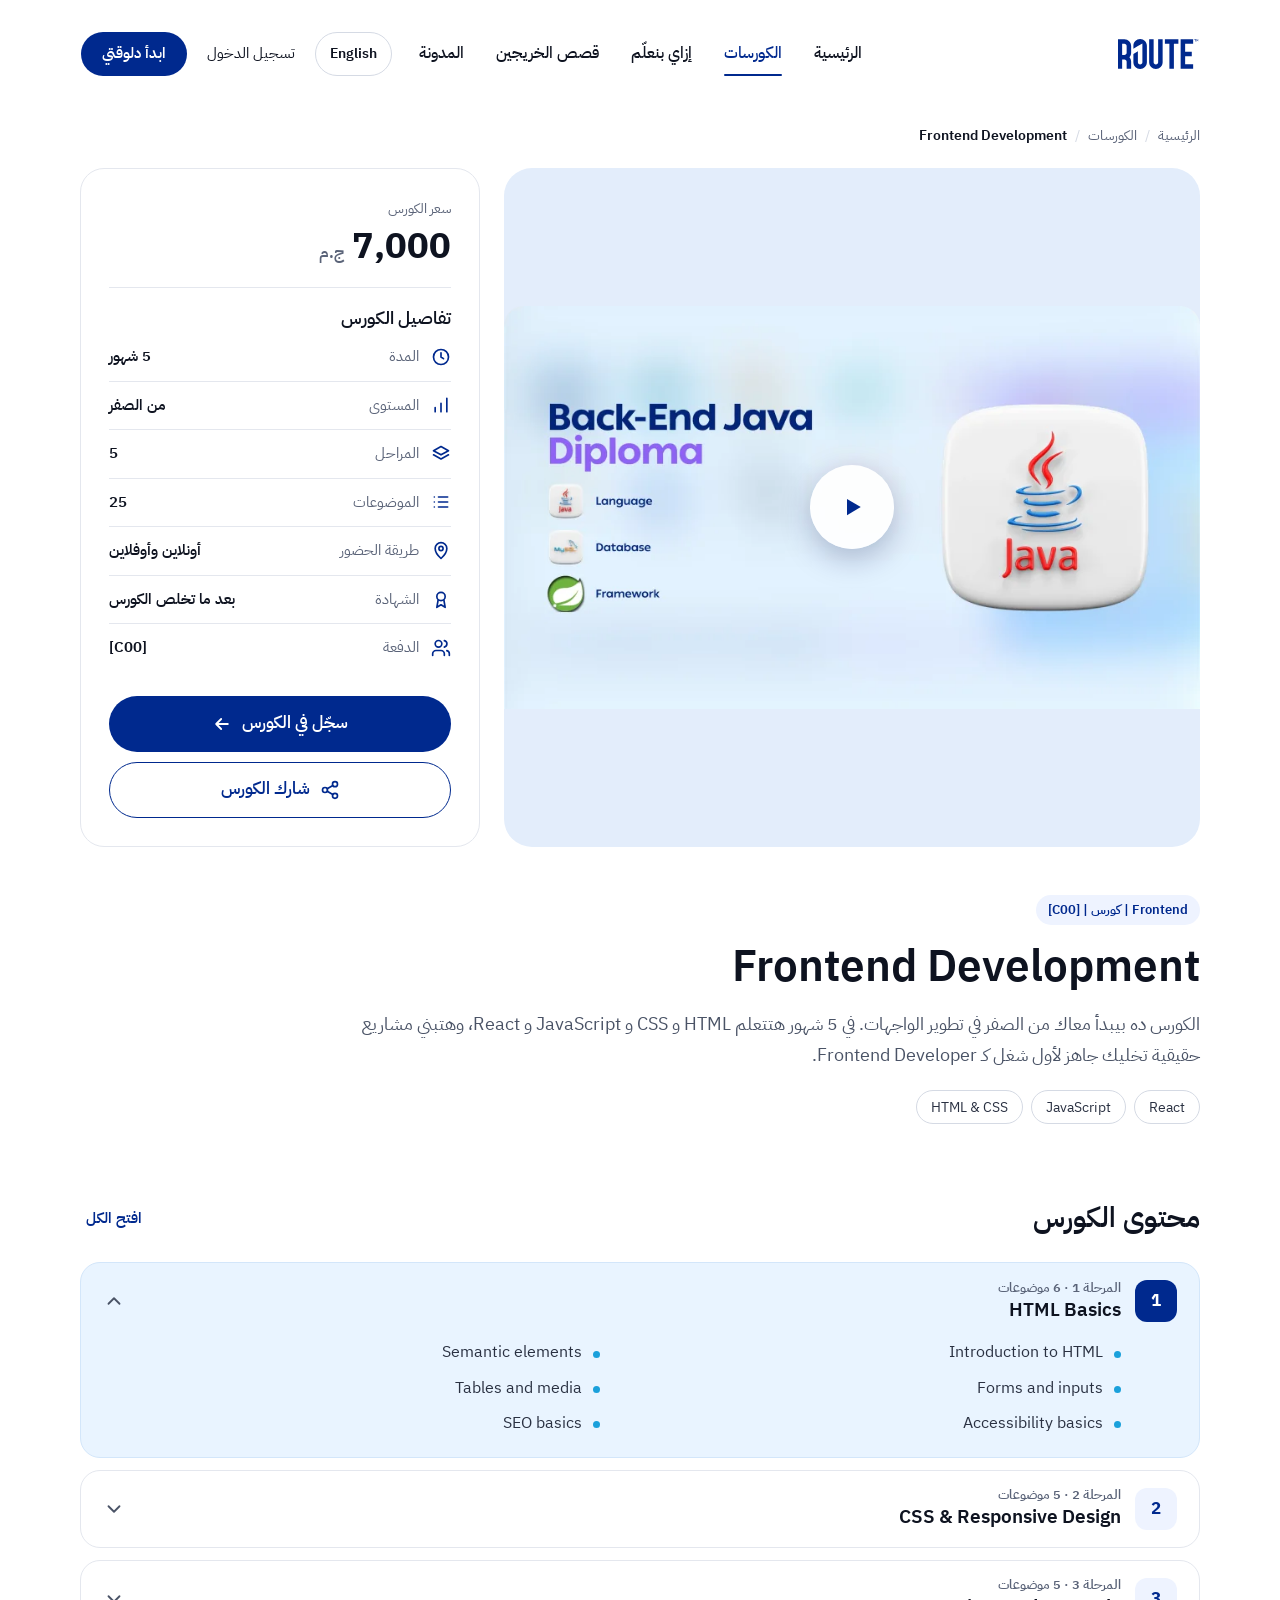
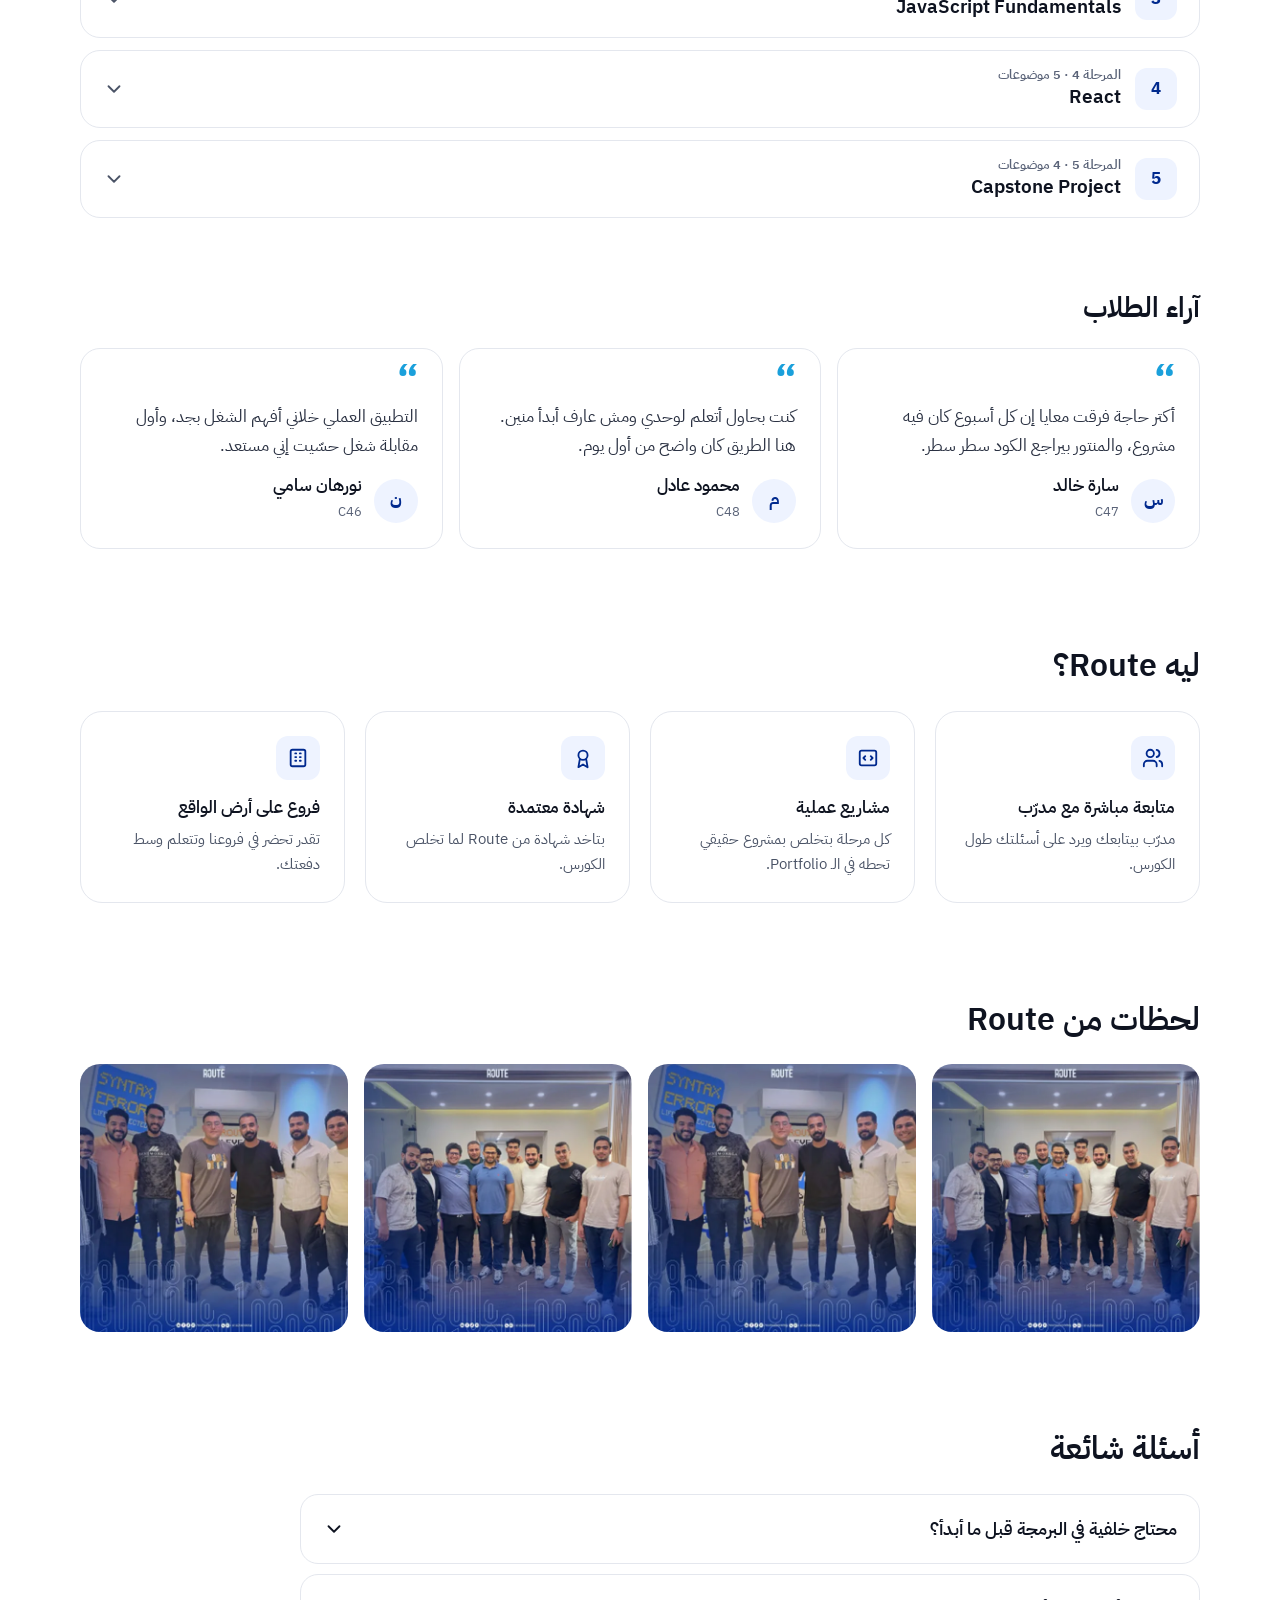
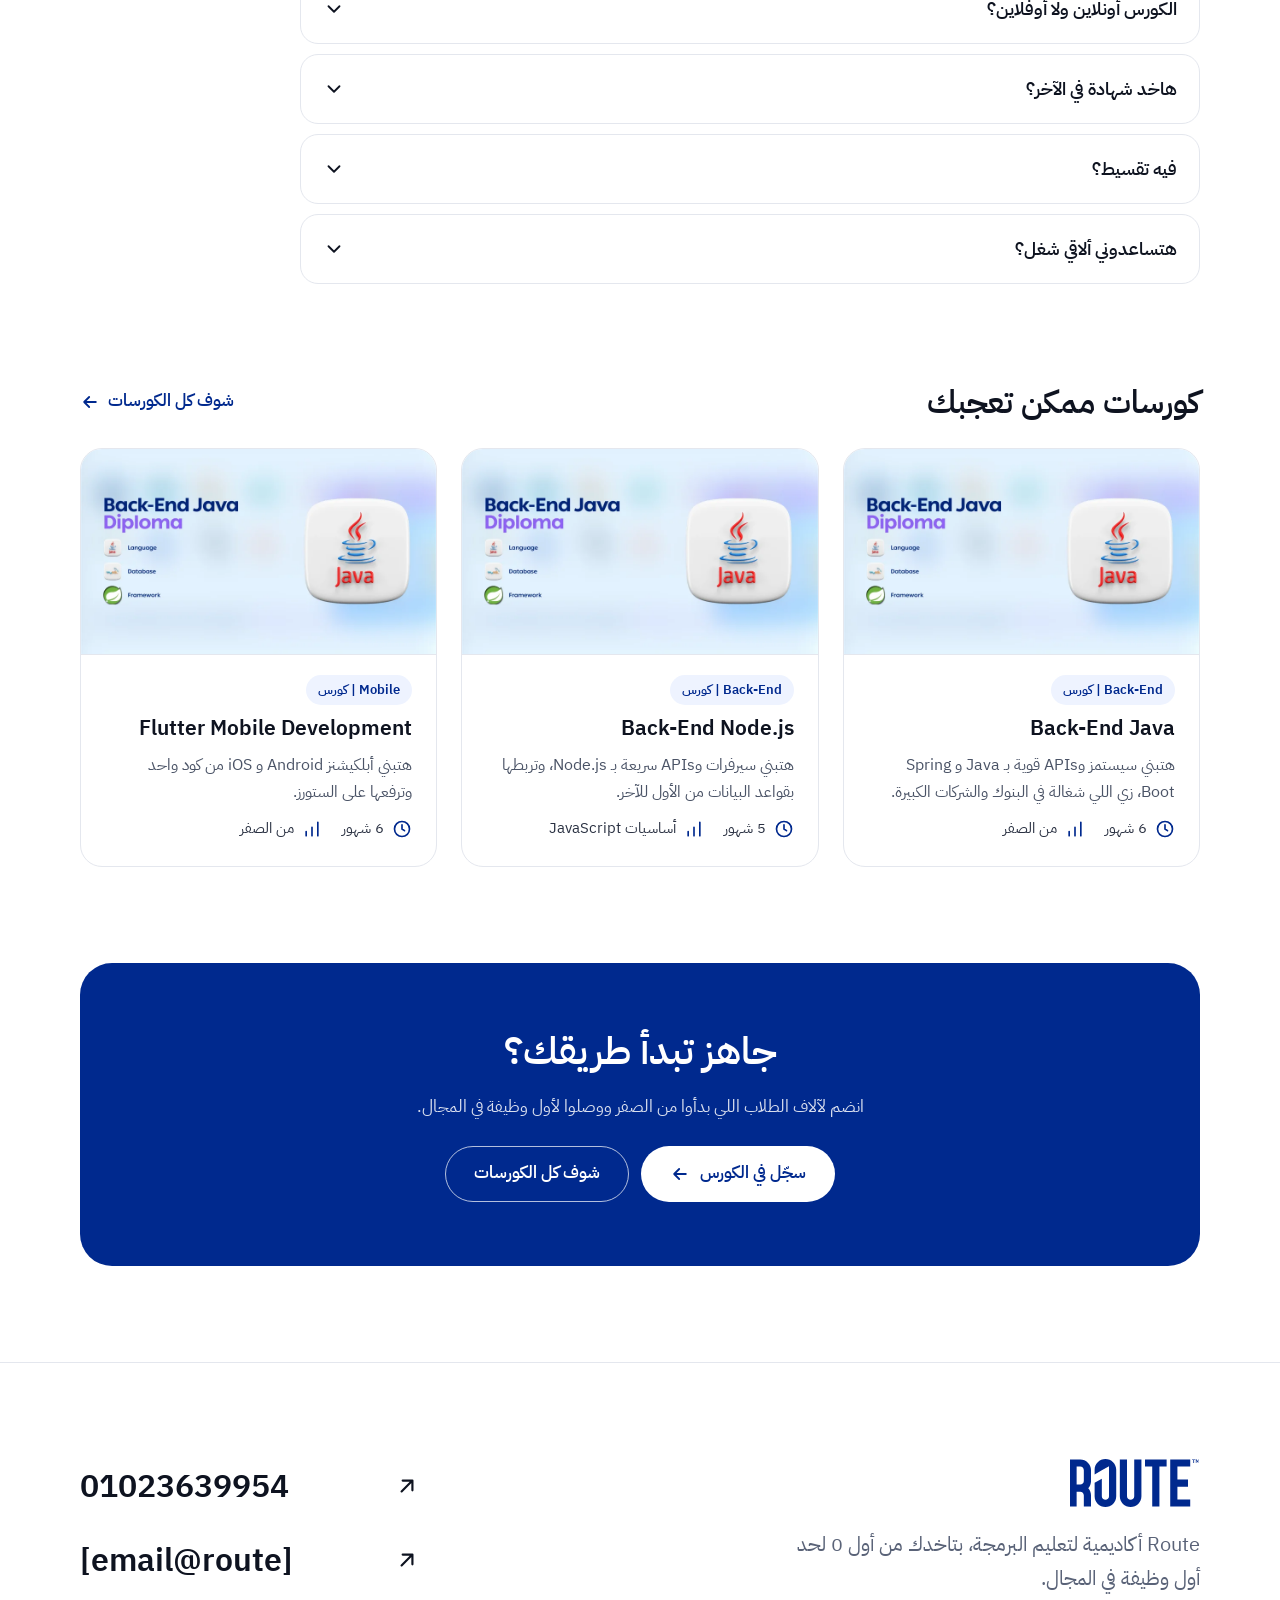
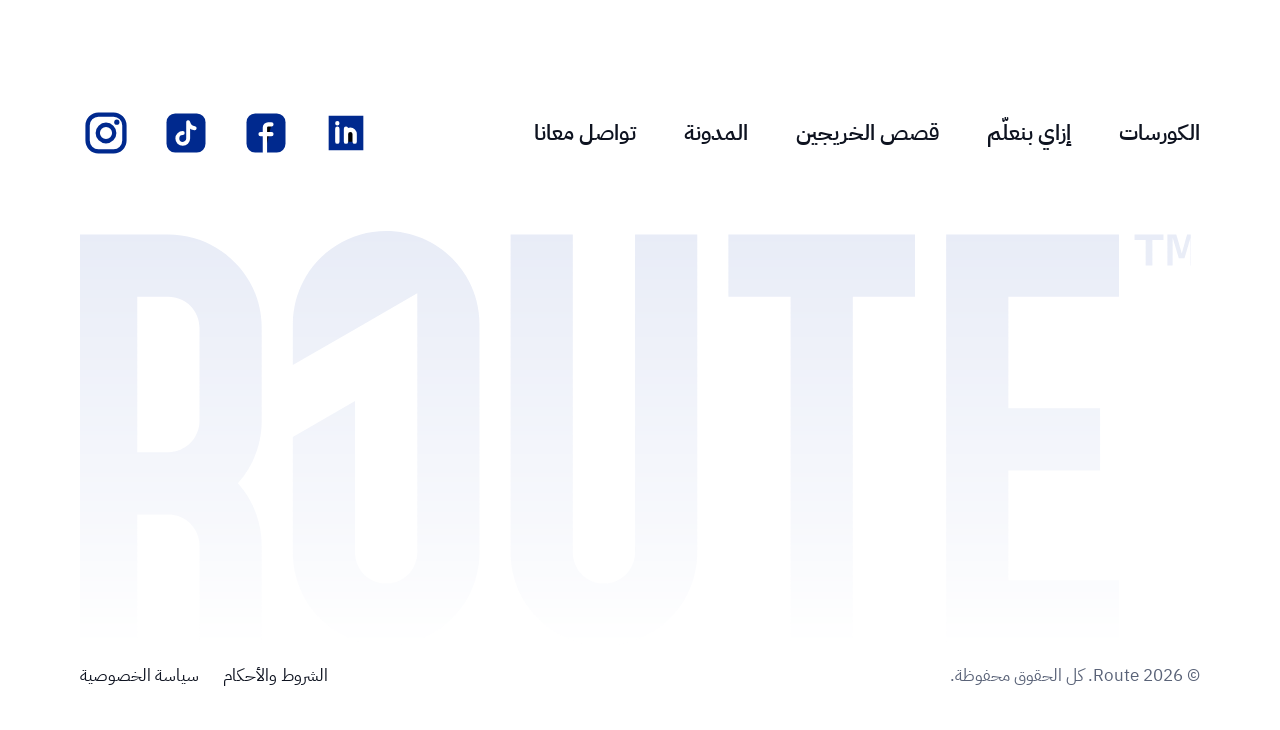
<file: course.html>
<!doctype html>
<html lang="ar" dir="rtl">
<head>
<meta charset="utf-8">
<meta name="viewport" content="width=device-width, initial-scale=1, viewport-fit=cover">
<title>تفاصيل الكورس — Route</title>
<meta name="description" content="Route — تفاصيل الكورس، المحتوى، المدة والمستوى.">
<link rel="preconnect" href="https://fonts.googleapis.com">
<link rel="preconnect" href="https://fonts.gstatic.com" crossorigin>
<link rel="stylesheet" href="https://fonts.googleapis.com/css2?family=IBM+Plex+Sans+Arabic:wght@300;400;500;600;700&family=Urbanist:wght@400;500;600;700;800&display=swap">
<style>
:root{color-scheme:light;--primary:#00298E;--primary-deep:#001F6B;--cyan:#1AA0DB;--cyan-ink:#0A6FA3;--cyan-soft:#E6F4FB;--ink:#0E1320;--body:#4A5366;--muted:#5A6378;--line:#E4E7EE;--line-2:#D5DAE4;--soft:#EEF3FF;--alt:#E9F4FF;--alt-line:#D3E6FA;--bg:#FFFFFF;
  --font:'IBM Plex Sans Arabic','Urbanist',Tahoma,'Segoe UI',sans-serif;--pad:80px;box-sizing:border-box;padding-top:env(safe-area-inset-top,0px);padding-bottom:env(safe-area-inset-bottom,0px)}
html[lang="en"]{--font:'Urbanist','IBM Plex Sans Arabic','Segoe UI',Helvetica,sans-serif}
*,*::before,*::after{box-sizing:border-box}
html{scroll-behavior:smooth;scroll-padding-top:110px}
body{margin:0;background:var(--bg);color:var(--ink);font-family:var(--font);font-size:17px;line-height:1.7;-webkit-font-smoothing:antialiased}
a{color:inherit} button{font:inherit;cursor:pointer} p{margin:0} h1,h2,h3{margin:0;font-weight:600;line-height:1.3}
:focus-visible{outline:3px solid var(--cyan);outline-offset:3px;border-radius:6px}
.wrap{max-width:1440px;margin-inline:auto;padding-inline:var(--pad)}
.arrow{width:20px;height:20px;flex-shrink:0} html[dir="rtl"] .arrow{transform:scaleX(-1)}
.btn{display:inline-flex;align-items:center;justify-content:center;gap:10px;height:56px;padding-inline:28px;border-radius:999px;font-size:17px;font-weight:600;text-decoration:none;white-space:nowrap;border:1px solid transparent;transition:background .15s,color .15s,border-color .15s}
.btn-primary{background:var(--primary);color:#fff}.btn-primary:hover{background:var(--primary-deep)}
.btn-outline{border-color:var(--primary);color:var(--primary);background:#fff}.btn-outline:hover{background:var(--soft)}
.btn-sm{height:44px;padding-inline:20px;font-size:15px}
.sr-only{position:absolute;width:1px;height:1px;padding:0;margin:-1px;overflow:hidden;clip:rect(0,0,0,0);white-space:nowrap;border:0}

/* header: full-width at top, shrinks into a floating pill on scroll */
.site-header{position:sticky;top:0;z-index:20;padding:12px var(--pad) 0;margin-bottom:-96px;pointer-events:none}
.nav-pill{pointer-events:auto;max-width:1280px;margin:0 auto;height:84px;display:grid;grid-template-columns:1fr auto 1fr;align-items:center;gap:24px;padding-inline:0;background:transparent;border:1px solid transparent;border-radius:999px;transition:max-width .45s cubic-bezier(.2,.7,.2,1),height .35s,padding .35s,background .35s,border-color .35s,margin .35s}
.site-header.scrolled .nav-pill{max-width:960px;height:68px;padding-inline:28px 8px;background:rgba(255,255,255,.9);backdrop-filter:blur(16px);-webkit-backdrop-filter:blur(14px);border-color:var(--line)}
.logo{justify-self:start;display:flex;align-items:center;color:var(--primary);text-decoration:none;min-height:44px}
.logo svg{display:block;height:30px;width:auto;transition:height .35s}
.site-header.scrolled .logo svg{height:24px}
.nav{display:flex;gap:32px;font-size:16px;font-weight:500}
.nav a{text-decoration:none;color:var(--ink);padding-block:10px;white-space:nowrap;position:relative;transition:color .2s}
.nav a:hover,.nav a.active{color:var(--primary)}
.nav a::after{content:"";position:absolute;inset-inline:0;bottom:2px;height:2px;border-radius:2px;background:var(--primary);transform:scaleX(0);transition:transform .25s}
.nav a.active::after{transform:scaleX(1)}
.site-header.scrolled .nav{gap:26px;font-size:15px}
.actions{justify-self:end;display:flex;align-items:center;gap:8px}
.site-header.scrolled .login{display:none}
.lang{height:44px;padding-inline:14px;border-radius:999px;border:1px solid var(--line-2);background:#fff;color:var(--ink);font-size:14px;font-weight:600}
.lang:hover{border-color:var(--primary);color:var(--primary)}
.login{text-decoration:none;font-size:15px;padding-inline:12px;height:44px;display:flex;align-items:center}
.site-header.scrolled .btn-sm{height:50px;padding-inline:24px}
.menu-btn{display:none;width:44px;height:44px;border-radius:50%;border:1px solid var(--line-2);background:#fff;color:var(--ink);align-items:center;justify-content:center}
.mobile-nav{pointer-events:auto;display:none;position:absolute;top:100%;left:var(--pad);right:var(--pad);max-width:1280px;margin:8px auto 0;padding:12px 20px;flex-direction:column;gap:2px;background:#fff;border:1px solid var(--line);border-radius:24px}
.mobile-nav a{min-height:48px;display:flex;align-items:center;text-decoration:none;font-size:17px}
.mobile-nav.open{display:flex}
.site-header.sub{margin-bottom:0}




.crumbs{display:flex;flex-wrap:wrap;gap:8px;align-items:center;font-size:14px;color:var(--muted);margin:28px 0 20px;padding:0;list-style:none}
.crumbs a{text-decoration:none;color:var(--muted)} .crumbs a:hover{color:var(--primary)}
.crumbs li+li::before{content:"/";margin-inline-end:8px;color:var(--line-2)}
.crumbs [aria-current]{color:var(--ink);font-weight:600}
.top{display:grid;grid-template-columns:minmax(0,1fr) 400px;gap:24px;align-items:stretch;margin-top:8px}
.banner{position:relative;display:block;width:100%;height:100%;min-height:360px;border:0;padding:0;border-radius:28px;overflow:hidden;background:#E3EDFB;cursor:pointer}
.banner img{position:absolute;inset:0;display:block;width:100%;height:100%;object-fit:contain}
.banner .play{position:absolute;top:50%;left:50%;transform:translate(-50%,-50%);width:84px;height:84px;border-radius:50%;background:rgba(255,255,255,.94);color:var(--primary);display:flex;align-items:center;justify-content:center;box-shadow:0 10px 30px rgba(0,20,80,.25);transition:transform .15s}
.banner:hover .play{transform:translate(-50%,-50%) scale(1.06)}
.main{min-width:0;display:flex;flex-direction:column;gap:72px;margin-top:48px}
.tag{display:inline-flex;align-items:center;height:30px;padding-inline:12px;border-radius:999px;background:var(--soft);color:var(--primary);font-size:13px;font-weight:600}
.intro{max-width:860px}
.intro h1{font-size:clamp(32px,3.4vw,48px);margin:14px 0 14px}
.intro p{color:var(--body);font-size:18px}
.stack{display:flex;gap:8px;flex-wrap:wrap;margin-top:20px;direction:ltr} html[dir="rtl"] .stack{justify-content:flex-end}
.stack span{height:34px;padding-inline:14px;border-radius:999px;border:1px solid var(--line-2);font-size:14px;display:flex;align-items:center;color:#2A3142}
.sec h2{font-size:28px;margin-bottom:22px}
.mods{display:flex;flex-direction:column;gap:12px}
.mod{border:1px solid var(--line);border-radius:20px;background:#fff;transition:border-color .2s,background .2s}
.mod.open{border-color:var(--alt-line);background:var(--alt)}
.mod h3{font-size:inherit}
.mod-btn{width:100%;min-height:76px;padding:16px 22px;background:none;border:0;display:flex;align-items:center;gap:14px;text-align:start;color:var(--ink);border-radius:20px}
.mod-n{width:42px;height:42px;border-radius:12px;background:var(--soft);color:var(--primary);display:flex;align-items:center;justify-content:center;font-weight:700;flex-shrink:0;transition:background .2s,color .2s}
.mod.open .mod-n{background:var(--primary);color:#fff}
.mod-t{flex:1;min-width:0}
.mod-t small{display:block;font-size:13px;color:var(--muted);line-height:1.3}
.mod-t b{display:block;font-size:19px;font-weight:600;line-height:1.4}
.mod .chev{flex-shrink:0;color:var(--body);transition:transform .25s}
.mod.open .chev{transform:rotate(180deg)}
.mod-p{display:grid;grid-template-rows:0fr;transition:grid-template-rows .3s ease}
.mod.open .mod-p{grid-template-rows:1fr}
.mod-p>div{overflow:hidden}
.mod ul{margin:0;padding:0 22px 20px;padding-inline-start:78px;list-style:none;display:grid;grid-template-columns:repeat(2,minmax(0,1fr));gap:8px 24px}
.mod li{position:relative;padding-inline-start:18px;color:#2A3142;font-size:16px}
.mod li::before{content:"";position:absolute;inset-inline-start:0;top:.7em;width:7px;height:7px;border-radius:50%;background:var(--cyan)}
.expand-all{display:inline-flex;align-items:center;gap:6px;min-height:44px;background:none;border:0;color:var(--primary);font-weight:600;font-size:15px}
.sec-head{display:flex;justify-content:space-between;align-items:center;gap:16px;margin-bottom:22px}
.sec-head h2{margin:0}
.revs{display:grid;grid-template-columns:repeat(3,minmax(0,1fr));gap:16px}
.rev{border:1px solid var(--line);border-radius:20px;padding:22px 24px;display:flex;flex-direction:column;gap:14px}
.rev-q{color:var(--cyan);font-size:40px;line-height:.5;height:18px;font-weight:700}
.rev p{color:#2A3142}
.rev-h{display:flex;gap:12px;align-items:center;margin-top:auto}
.av{width:44px;height:44px;border-radius:50%;background:var(--soft);color:var(--primary);display:flex;align-items:center;justify-content:center;font-weight:700}
.rev-h b{display:block;font-weight:600;line-height:1.3} .rev-h small{color:var(--muted);font-size:13px}
/* sidebar */
.aside{display:flex}
.aside .side{flex:1;display:flex;flex-direction:column}
.aside .side-actions{margin-top:auto}
.side{border:1px solid var(--line);border-radius:24px;padding:28px;background:#fff}
.side h2{font-size:18px;margin-bottom:4px}
.price{padding-bottom:20px;margin-bottom:18px;border-bottom:1px solid var(--line);display:flex;flex-direction:column;gap:6px}
.price>span{font-size:14px;color:var(--muted)}
.price-v{display:flex;align-items:baseline;gap:8px}
.price-v b{font-size:36px;font-weight:700;line-height:1.1;color:var(--ink)}
.price-v em{font-style:normal;font-size:16px;color:var(--muted);font-weight:600}
.rows{list-style:none;margin:0 0 24px;padding:0}
.rows li{display:flex;align-items:center;gap:12px;padding:11px 0;border-bottom:1px solid var(--line);font-size:15px}
.rows li:last-child{border-bottom:0}
.rows .ic{color:var(--primary);display:flex}
.rows span{color:var(--muted)}
.rows b{margin-inline-start:auto;font-weight:600;text-align:end}
.side .btn{width:100%}
.side-actions{display:flex;flex-direction:column;gap:10px}
.share-wrap{position:relative}
.share-pop{position:absolute;inset-inline:0;top:calc(100% + 8px);z-index:5;background:#fff;border:1px solid var(--line);border-radius:18px;padding:8px;display:none;flex-direction:column}
.share-pop.open{display:flex}
.share-pop a,.share-pop button{display:flex;align-items:center;gap:12px;min-height:46px;padding-inline:14px;border-radius:12px;text-decoration:none;color:var(--ink);font-size:15px;background:none;border:0;text-align:start;width:100%}
.share-pop a:hover,.share-pop button:hover{background:var(--soft)}
.share-pop svg{flex-shrink:0;color:var(--primary)}
.toast{position:fixed;bottom:24px;left:50%;translate:-50% 20px;opacity:0;z-index:40;background:var(--ink);color:#fff;padding:12px 20px;border-radius:999px;font-size:15px;transition:opacity .25s,translate .25s;pointer-events:none}
.toast.show{opacity:1;translate:-50% 0}
/* full width sections */
.full{margin-top:96px}
.full>h2{font-size:32px;margin-bottom:24px}
.infos{display:grid;grid-template-columns:repeat(3,minmax(0,1fr));gap:20px}
.info{background:var(--alt);border-radius:22px;padding:28px}
.info .ic{width:48px;height:48px;border-radius:14px;background:#fff;color:var(--primary);display:flex;align-items:center;justify-content:center;margin-bottom:16px}
.info h3{font-size:20px;margin-bottom:8px}
.info p{color:var(--body);font-size:16px}
.why{display:grid;grid-template-columns:repeat(4,minmax(0,1fr));gap:20px}
.why div{border:1px solid var(--line);border-radius:22px;padding:24px}
.why .wic{width:44px;height:44px;border-radius:12px;background:var(--soft);color:var(--primary);display:flex;align-items:center;justify-content:center;margin-bottom:14px}
.why b{display:block;font-size:17px;font-weight:600;margin-bottom:4px}
.why p{font-size:15px;color:var(--body)}
.moments{display:grid;grid-template-columns:repeat(4,minmax(0,1fr));gap:16px}
.moments img{display:block;width:100%;height:auto;aspect-ratio:1;object-fit:cover;border-radius:20px}
.faq{display:flex;flex-direction:column;gap:10px;max-width:900px}
.qa{border:1px solid var(--line);border-radius:18px}
.qa.open{border-color:var(--primary)}
.qa h3{font-size:inherit}
.qa button{width:100%;min-height:68px;padding:14px 22px;background:none;border:0;display:flex;align-items:center;justify-content:space-between;gap:14px;text-align:start;font-size:18px;font-weight:600;color:var(--ink)}
.chev{flex-shrink:0;transition:transform .25s} .qa.open .chev{transform:rotate(180deg)}
.qa-p{display:grid;grid-template-rows:0fr;transition:grid-template-rows .3s ease} .qa.open .qa-p{grid-template-rows:1fr}
.qa-p>div{overflow:hidden} .qa-p p{padding:0 22px 20px;color:var(--body)}
.rel-head{display:flex;justify-content:space-between;align-items:flex-end;gap:16px;margin-bottom:24px}
.rel-head h2{font-size:32px}
.rel-head a{display:inline-flex;align-items:center;gap:8px;font-weight:600;color:var(--primary);text-decoration:none;min-height:44px}
.grid{display:grid;grid-template-columns:repeat(3,minmax(0,1fr));gap:24px}
.ccard{position:relative;background:#fff;border:1px solid var(--line);border-radius:22px;overflow:hidden;display:flex;flex-direction:column;transition:border-color .2s,translate .2s}
.ccard:hover{border-color:var(--primary);translate:0 -3px}
.ccard img{display:block;width:100%;height:auto;aspect-ratio:832/482;object-fit:cover;border-bottom:1px solid var(--line)}
.cbody{padding:20px 24px 24px;display:flex;flex-direction:column;gap:10px;flex:1}
.cbody h3{font-size:21px} .cbody h3 a{text-decoration:none;color:inherit} .cbody h3 a::after{content:"";position:absolute;inset:0}
.cbody p{color:var(--body);font-size:16px}
.facts{list-style:none;margin:auto 0 0;padding:0;display:flex;gap:20px;flex-wrap:wrap;font-size:15px;color:#2A3142}
.facts li{display:flex;align-items:center;gap:8px} .facts svg{color:var(--primary)}
.cta{margin:96px 0;background:var(--primary);color:#fff;border-radius:32px;padding:64px 40px;text-align:center;display:flex;flex-direction:column;align-items:center;gap:16px;position:relative;overflow:hidden}
.cta h2{color:#fff;font-size:clamp(28px,3vw,44px)}
.cta p{color:rgba(255,255,255,.85);max-width:560px}
.cta .btns{display:flex;gap:12px;flex-wrap:wrap;justify-content:center;margin-top:8px}
.cta .btn-primary{background:#fff;color:var(--primary)}
.cta .btn-ghost{border:1px solid rgba(255,255,255,.7);color:#fff;background:transparent}
.mbar{display:none}
.vid-dialog{border:0;border-radius:20px;padding:0;width:min(860px,92vw);overflow:hidden}
.vid-dialog::backdrop{background:rgba(8,14,40,.72)}
.vid-head{display:flex;justify-content:space-between;align-items:center;gap:16px;padding:12px;padding-inline-start:24px}
.vid-head h3{font-size:18px}
.vid-close{width:44px;height:44px;border-radius:12px;border:1px solid var(--line-2);background:#fff;display:flex;align-items:center;justify-content:center}
.vid-frame{aspect-ratio:16/9;background:var(--primary);color:#fff;display:flex;align-items:center;justify-content:center;text-align:center;padding:24px}
.site-footer{background:#fff;border-top:1px solid var(--line)}
.site-footer{padding-block:96px 40px;overflow:hidden}
.ft-top{display:flex;justify-content:space-between;align-items:flex-start;gap:48px;flex-wrap:wrap}
.ft-brand{display:flex;flex-direction:column;gap:20px;max-width:420px}
.ft-brand .logo svg{height:48px}
.ft-brand p{font-size:20px;color:var(--muted);line-height:1.7}
.ft-contact{display:flex;flex-direction:column;gap:20px;min-width:340px}
.ft-contact a{display:flex;justify-content:space-between;align-items:center;gap:40px;text-decoration:none;color:var(--ink);font-size:32px;font-weight:600}
.ft-contact a:hover{color:var(--primary)}
.ft-contact .ext{flex-shrink:0;width:26px;height:26px;transition:transform .2s}
html[dir="rtl"] .ft-contact a{flex-direction:row}
.ft-contact a:hover .ext{transform:translate(2px,-2px)}
.ft-mid{display:flex;justify-content:space-between;align-items:center;gap:32px;flex-wrap:wrap;margin-top:112px}
.ft-links{display:flex;gap:48px;flex-wrap:wrap}
.ft-links a{text-decoration:none;color:var(--ink);font-size:22px;font-weight:600}
.ft-links a:hover{color:var(--primary)}
.ft-social{display:flex;gap:28px}
.ft-social svg{width:52px;height:52px}
.ft-social a{color:var(--primary);display:flex;border-radius:8px}
.ft-social a:hover{opacity:.8}
.ft-mark-wrap{margin-top:72px;direction:ltr;-webkit-mask-image:linear-gradient(to bottom,#000 0%,rgba(0,0,0,.35) 70%,transparent 100%);mask-image:linear-gradient(to bottom,#000 0%,rgba(0,0,0,.35) 70%,transparent 100%)}
.foot-mark{display:block;width:100%;height:auto;color:#E8ECF7}
.ft-bottom{display:flex;justify-content:space-between;gap:16px;flex-wrap:wrap;margin-top:16px;font-size:17px;color:var(--muted)}
.ft-bottom a{color:var(--ink);text-decoration:none}
.ft-bottom a:hover{color:var(--primary)}
.ft-legal{display:flex;gap:24px;flex-wrap:wrap}
html.rv-on .rv{opacity:0;translate:0 24px;transition:opacity .7s cubic-bezier(.2,.7,.2,1),translate .7s cubic-bezier(.2,.7,.2,1);transition-delay:var(--rvd,0s)}
html.rv-on .rv.in{opacity:1;translate:0 0}
@media (max-width:1180px){:root{--pad:40px}
  .nav{display:none}
  .nav-pill{grid-template-columns:1fr auto}
  .menu-btn{display:inline-flex}
  .login{display:none}

  .top{grid-template-columns:minmax(0,1fr) 340px}.revs{grid-template-columns:repeat(2,minmax(0,1fr))}.why{grid-template-columns:repeat(2,minmax(0,1fr))}.grid{grid-template-columns:repeat(2,minmax(0,1fr))}
  .ft-contact a{font-size:24px}
  .ft-social svg{width:44px;height:44px}
  .ft-mid{margin-top:72px}
}
@media (max-width:900px){
  .top{grid-template-columns:minmax(0,1fr)}
  .banner{min-height:0;height:auto}
  .banner img{position:static;height:auto;aspect-ratio:16/10}
  .infos,.revs{grid-template-columns:minmax(0,1fr)}
  .mod ul{grid-template-columns:minmax(0,1fr)}
  .moments{grid-template-columns:repeat(2,minmax(0,1fr))}
  body{padding-bottom:84px}
  .mbar{display:flex;gap:10px;position:fixed;inset-inline:0;bottom:0;z-index:30;padding:12px var(--pad);padding-bottom:calc(12px + env(safe-area-inset-bottom,0px));background:rgba(255,255,255,.94);backdrop-filter:blur(14px);-webkit-backdrop-filter:blur(14px);border-top:1px solid var(--line);translate:0 110%;transition:translate .3s ease}
  .mbar.show{translate:0 0}
  .mbar .btn{flex:1;height:52px} .mbar .btn-outline{flex:0 0 52px;padding:0}
}
@media (max-width:600px){:root{--pad:20px}body{font-size:16px}
  .logo svg{height:24px}
  .nav-pill{height:64px}
  .site-header{padding-top:8px}
  .site-header.scrolled .nav-pill{height:60px;padding-inline:18px 8px}
  .actions .btn-sm{display:none}

  .banner{border-radius:20px}.banner .play{width:64px;height:64px}
  .main{gap:48px;margin-top:48px}.full{margin-top:64px}.full>h2,.rel-head h2{font-size:24px}.sec h2{font-size:24px}
  .mod-btn{padding:14px 16px}.mod ul{padding-inline:16px}.mod-t b{font-size:17px}
  .why,.grid{grid-template-columns:minmax(0,1fr)}
  .side{padding:22px}.cta{padding:44px 22px;border-radius:24px}.cta .btn{width:100%}
  .ft-contact{min-width:0;width:100%}
  .ft-contact a{font-size:20px}
  .ft-links{gap:16px 24px}
  .ft-links a{font-size:17px}
  .ft-social{gap:18px}
  .ft-social svg{width:36px;height:36px}
  .ft-brand p{font-size:17px}
  .ft-mid{margin-top:48px}
  .site-footer{padding-block:56px 24px}
}
@media (prefers-reduced-motion:reduce){html{scroll-behavior:auto}*{transition:none!important}}
</style>
</head>
<body>
<header class="site-header sub">
  <div class="nav-pill">
    <a class="logo" href="index.html"><svg width="108" height="40" role="img" aria-label="Route" viewBox="0 0 108 40" fill="none" xmlns="http://www.w3.org/2000/svg">
<g clip-path="url(#routeClip1)">
<path d="M101.689 0.868868H102.761V3.33331H103.409V0.868868H104.48V0.333313H101.689V0.868868Z" fill="currentColor"/>
<path d="M106.758 0.333313C106.758 0.333313 106.265 2.08109 106.251 2.17961C106.237 2.08109 105.715 0.333313 105.715 0.333313H104.855V3.33331H105.363V0.657387L105.955 2.61628H106.504L107.082 0.657387V3.33331H107.59V0.333313H106.758Z" fill="currentColor"/>
<path d="M17.5215 9.33331C17.5215 4.36294 13.4919 0.333313 8.52148 0.333313H-0.478516V39.6666H5.52148V27.3333H8.52148C10.1782 27.3333 11.5215 28.6766 11.5215 30.3333V39.6666H17.5215V30.3333C17.5215 28.0281 16.6544 25.9255 15.2289 24.3333C16.6541 22.7411 17.5215 20.6385 17.5215 18.3333V9.33331ZM5.52148 21.3333V6.33331H8.52148C10.1782 6.33331 11.5215 7.67665 11.5215 9.33331V18.3333C11.5215 19.9904 10.1782 21.3333 8.52148 21.3333H5.52148Z" fill="currentColor"/>
<path d="M35.8856 2.63593C34.2567 1.00741 32.0067 0 29.5215 0C24.5507 0 20.5215 4.02926 20.5215 9V12.9278L26.5215 9.4637L32.5215 5.99963V30.9996C32.5215 32.6563 31.1782 33.9996 29.5215 33.9996C27.8648 33.9996 26.5215 32.6563 26.5215 30.9996V16.3915L20.5215 19.8556V30.9996C20.5215 35.9704 24.5507 39.9996 29.5215 39.9996C34.4922 39.9996 38.5215 35.9704 38.5215 30.9996V9C38.5215 6.51481 37.5141 4.26481 35.8856 2.63593Z" fill="currentColor"/>
<path d="M53.5215 0.333313V31C53.5215 32.6566 52.1782 34 50.5215 34C48.8648 34 47.5215 32.6566 47.5215 31V0.333313H41.5215V31C41.5215 35.9707 45.5507 40 50.5215 40C55.4922 40 59.5215 35.9707 59.5215 31V0.333313H53.5215Z" fill="currentColor"/>
<path d="M62.5215 0.333313V6.33331H68.5215V39.6666H74.5215V6.33331H80.5215V0.333313H62.5215Z" fill="currentColor"/>
<path d="M100.188 6.33331V0.333313H85.0126H83.5215V39.6666H89.5215H100.188V33.6666H89.5215V23.0885H98.367V17.0885H89.5215V6.33331H100.188Z" fill="currentColor"/>
</g>
<defs>
<clipPath id="routeClip1">
<rect width="107.111" height="40" fill="white"/>
</clipPath>
</defs>
</svg></a>
    <nav class="nav" aria-label="Main" id="mainNav">
      <a href="index.html" data-t="navHome"></a>
      <a href="courses.html" data-t="navTracks" class="active" aria-current="page"></a>
      <a href="index.html#how" data-t="navHow"></a>
      <a href="index.html#stories" data-t="navStories"></a>
      <a href="index.html#blog" data-t="navBlog"></a>
    </nav>
    <div class="actions">
      <button class="lang" id="langBtn" type="button" lang="en">English</button>
      <a class="login" href="#" data-t="login"></a>
      <a class="btn btn-primary btn-sm" href="courses.html" data-t="start"></a>
      <button class="menu-btn" id="menuBtn" type="button" aria-expanded="false" aria-controls="mobileNav" data-t-aria="menu">
        <svg width="20" height="20" viewBox="0 0 24 24" fill="none" stroke="currentColor" stroke-width="2" stroke-linecap="round" aria-hidden="true"><path d="M4 7h16M4 12h16M4 17h16"/></svg>
      </button>
    </div>
  </div>
  <nav class="mobile-nav" id="mobileNav" aria-label="Mobile">
    <a href="index.html" data-t="navHome"></a>
    <a href="courses.html" data-t="navTracks"></a>
    <a href="index.html#how" data-t="navHow"></a>
    <a href="index.html#stories" data-t="navStories"></a>
    <a href="index.html#blog" data-t="navBlog"></a>
    <a href="#" data-t="login"></a>
  </nav>
</header>
<main class="wrap">
  <ol class="crumbs" aria-label="Breadcrumb">
    <li><a href="index.html" data-t="crumbHome"></a></li>
    <li><a href="courses.html" data-t="crumbCourses"></a></li>
    <li><span aria-current="page" id="crumbCourse" lang="en"></span></li>
  </ol>
  <div class="top">
  <button type="button" class="banner rv" id="playBtn" data-t-aria="watch"><img src="[data-uri]" alt="" width="1600" height="686"><span class="play"><svg width="30" height="30" viewBox="0 0 24 24" fill="currentColor" aria-hidden="true"><path d="M8 5.5v13l11-6.5z"/></svg></span></button>
    <aside class="aside" aria-labelledby="detailsTitle">
      <div class="side rv">
        <div class="price"><span data-t="priceL"></span><div class="price-v"><b data-t="priceV" dir="ltr"></b><em data-t="currency"></em></div></div>
        <h2 id="detailsTitle" data-t="detailsTitle"></h2>
        <ul class="rows">
          <li><span class="ic"><svg width="20" height="20" viewBox="0 0 24 24" fill="none" stroke="currentColor" stroke-width="2" stroke-linecap="round" stroke-linejoin="round" aria-hidden="true"><circle cx="12" cy="12" r="9"/><path d="M12 7v5l3 2"/></svg></span><span data-t="duration"></span><b id="cDur"></b></li>
          <li><span class="ic"><svg width="20" height="20" viewBox="0 0 24 24" fill="none" stroke="currentColor" stroke-width="2" stroke-linecap="round" stroke-linejoin="round" aria-hidden="true"><path d="M5 20v-5M12 20V10M19 20V4"/></svg></span><span data-t="level"></span><b id="cLvl"></b></li>
          <li><span class="ic"><svg width="20" height="20" viewBox="0 0 24 24" fill="none" stroke="currentColor" stroke-width="2" stroke-linecap="round" stroke-linejoin="round" aria-hidden="true"><path d="M12 3l9 5-9 5-9-5 9-5z"/><path d="M3 13l9 5 9-5"/></svg></span><span data-t="modules"></span><b id="cMods"></b></li>
          <li><span class="ic"><svg width="20" height="20" viewBox="0 0 24 24" fill="none" stroke="currentColor" stroke-width="2" stroke-linecap="round" stroke-linejoin="round" aria-hidden="true"><path d="M9 6h11M9 12h11M9 18h11M4 6h.01M4 12h.01M4 18h.01"/></svg></span><span data-t="topicsN"></span><b id="cTopics"></b></li>
          <li><span class="ic"><svg width="20" height="20" viewBox="0 0 24 24" fill="none" stroke="currentColor" stroke-width="2" stroke-linecap="round" stroke-linejoin="round" aria-hidden="true"><path d="M12 21s7-6.2 7-12a7 7 0 0 0-14 0c0 5.8 7 12 7 12z"/><circle cx="12" cy="9" r="2.5"/></svg></span><span data-t="format"></span><b data-t="formatV"></b></li>
          <li><span class="ic"><svg width="20" height="20" viewBox="0 0 24 24" fill="none" stroke="currentColor" stroke-width="2" stroke-linecap="round" stroke-linejoin="round" aria-hidden="true"><circle cx="12" cy="9" r="5"/><path d="M8.5 13.5L7 22l5-3 5 3-1.5-8.5"/></svg></span><span data-t="certificate"></span><b data-t="certificateV"></b></li>
          <li><span class="ic"><svg width="20" height="20" viewBox="0 0 24 24" fill="none" stroke="currentColor" stroke-width="2" stroke-linecap="round" stroke-linejoin="round" aria-hidden="true"><path d="M16 21v-2a4 4 0 0 0-4-4H6a4 4 0 0 0-4 4v2"/><circle cx="9" cy="7" r="4"/><path d="M22 21v-2a4 4 0 0 0-3-3.9M16 3.1a4 4 0 0 1 0 7.8"/></svg></span><span data-t="cohortL"></span><b data-t="cohortV"></b></li>
        </ul>
        <div class="side-actions">
          <a class="btn btn-primary enroll" href="#"><span data-t="enroll"></span><svg class="arrow" viewBox="0 0 24 24" fill="none" stroke="currentColor" stroke-width="2.2" stroke-linecap="round" stroke-linejoin="round" aria-hidden="true"><path d="M5 12h14M13 6l6 6-6 6"/></svg></a>
          <div class="share-wrap">
            <button type="button" class="btn btn-outline share-btn" aria-haspopup="true" aria-expanded="false" style="width:100%"><svg width="20" height="20" viewBox="0 0 24 24" fill="none" stroke="currentColor" stroke-width="2" stroke-linecap="round" stroke-linejoin="round" aria-hidden="true"><circle cx="18" cy="5" r="3"/><circle cx="6" cy="12" r="3"/><circle cx="18" cy="19" r="3"/><path d="M8.6 13.5l6.8 4M15.4 6.5l-6.8 4"/></svg><span data-t="share"></span></button>
            <div class="share-pop" id="sharePop" role="menu"></div>
          </div>
        </div>
      </div>
    </aside>
  </div>
  <div class="main">
    <section class="intro rv" aria-labelledby="cTitle">
          <span class="tag" id="cTag"></span>
          <h1 id="cTitle" lang="en"></h1>
          <p id="cDesc"></p>
          <div class="stack" id="cStack"></div>
        </section>
      <section class="sec rv" aria-labelledby="contentTitle">
        <div class="sec-head"><h2 id="contentTitle" data-t="contentTitle"></h2><button type="button" class="expand-all" id="expandAll"></button></div>
        <div class="mods" id="modules"></div>
      </section>
      <section class="sec rv" aria-labelledby="revTitle">
        <h2 id="revTitle" data-t="reviewsTitle"></h2>
        <div class="revs" id="revs"></div>
      </section>
  </div>

  <section class="full rv" aria-labelledby="whyTitle"><h2 id="whyTitle" data-t="whyTitle"></h2><div class="why" id="why"></div></section>
  <section class="full rv" aria-labelledby="momTitle"><h2 id="momTitle" data-t="momentsTitle"></h2><div class="moments" id="moments"></div></section>
  <section class="full rv" aria-labelledby="faqTitle"><h2 id="faqTitle" data-t="faqTitle"></h2><div class="faq" id="faqs"></div></section>
  <section class="full rv" aria-labelledby="relTitle"><div class="rel-head"><h2 id="relTitle" data-t="relatedTitle"></h2><a href="courses.html"><span data-t="allCourses"></span><svg class="arrow" viewBox="0 0 24 24" fill="none" stroke="currentColor" stroke-width="2.2" stroke-linecap="round" stroke-linejoin="round" aria-hidden="true"><path d="M5 12h14M13 6l6 6-6 6"/></svg></a></div><div class="grid" id="related"></div></section>
  <section class="cta rv" aria-labelledby="ctaTitle"><h2 id="ctaTitle" data-t="ctaTitle"></h2><p data-t="ctaText"></p><div class="btns"><a class="btn btn-primary enroll" href="#"><span data-t="ctaBtn"></span><svg class="arrow" viewBox="0 0 24 24" fill="none" stroke="currentColor" stroke-width="2.2" stroke-linecap="round" stroke-linejoin="round" aria-hidden="true"><path d="M5 12h14M13 6l6 6-6 6"/></svg></a><a class="btn btn-ghost" href="courses.html" data-t="allCourses"></a></div></section>
</main>

<div class="mbar" aria-label="Enroll">
  <a class="btn btn-primary enroll" href="#"><span data-t="enroll"></span></a>
  <button type="button" class="btn btn-outline share-btn" data-t-aria="share"><svg width="20" height="20" viewBox="0 0 24 24" fill="none" stroke="currentColor" stroke-width="2" stroke-linecap="round" stroke-linejoin="round" aria-hidden="true"><circle cx="18" cy="5" r="3"/><circle cx="6" cy="12" r="3"/><circle cx="18" cy="19" r="3"/><path d="M8.6 13.5l6.8 4M15.4 6.5l-6.8 4"/></svg></button>
</div>
<dialog class="vid-dialog" id="vidDialog" aria-labelledby="vidTitle">
  <div class="vid-head"><h3 id="vidTitle" lang="en"></h3><button type="button" class="vid-close" id="vidClose" data-t-aria="close"><svg width="20" height="20" viewBox="0 0 24 24" fill="none" stroke="currentColor" stroke-width="2.2" stroke-linecap="round" aria-hidden="true"><path d="M6 6l12 12M18 6L6 18"/></svg></button></div>
  <div class="vid-frame" data-t="videoSoon"></div>
</dialog>
<div class="toast" id="toast" role="status" aria-live="polite"></div>
<footer class="site-footer">
  <div class="wrap">
    <div class="ft-top">
      <div class="ft-brand">
        <a class="logo" href="index.html"><svg width="108" height="40" role="img" aria-label="Route" viewBox="0 0 108 40" fill="none" xmlns="http://www.w3.org/2000/svg">
<g clip-path="url(#routeClip2)">
<path d="M101.689 0.868868H102.761V3.33331H103.409V0.868868H104.48V0.333313H101.689V0.868868Z" fill="currentColor"/>
<path d="M106.758 0.333313C106.758 0.333313 106.265 2.08109 106.251 2.17961C106.237 2.08109 105.715 0.333313 105.715 0.333313H104.855V3.33331H105.363V0.657387L105.955 2.61628H106.504L107.082 0.657387V3.33331H107.59V0.333313H106.758Z" fill="currentColor"/>
<path d="M17.5215 9.33331C17.5215 4.36294 13.4919 0.333313 8.52148 0.333313H-0.478516V39.6666H5.52148V27.3333H8.52148C10.1782 27.3333 11.5215 28.6766 11.5215 30.3333V39.6666H17.5215V30.3333C17.5215 28.0281 16.6544 25.9255 15.2289 24.3333C16.6541 22.7411 17.5215 20.6385 17.5215 18.3333V9.33331ZM5.52148 21.3333V6.33331H8.52148C10.1782 6.33331 11.5215 7.67665 11.5215 9.33331V18.3333C11.5215 19.9904 10.1782 21.3333 8.52148 21.3333H5.52148Z" fill="currentColor"/>
<path d="M35.8856 2.63593C34.2567 1.00741 32.0067 0 29.5215 0C24.5507 0 20.5215 4.02926 20.5215 9V12.9278L26.5215 9.4637L32.5215 5.99963V30.9996C32.5215 32.6563 31.1782 33.9996 29.5215 33.9996C27.8648 33.9996 26.5215 32.6563 26.5215 30.9996V16.3915L20.5215 19.8556V30.9996C20.5215 35.9704 24.5507 39.9996 29.5215 39.9996C34.4922 39.9996 38.5215 35.9704 38.5215 30.9996V9C38.5215 6.51481 37.5141 4.26481 35.8856 2.63593Z" fill="currentColor"/>
<path d="M53.5215 0.333313V31C53.5215 32.6566 52.1782 34 50.5215 34C48.8648 34 47.5215 32.6566 47.5215 31V0.333313H41.5215V31C41.5215 35.9707 45.5507 40 50.5215 40C55.4922 40 59.5215 35.9707 59.5215 31V0.333313H53.5215Z" fill="currentColor"/>
<path d="M62.5215 0.333313V6.33331H68.5215V39.6666H74.5215V6.33331H80.5215V0.333313H62.5215Z" fill="currentColor"/>
<path d="M100.188 6.33331V0.333313H85.0126H83.5215V39.6666H89.5215H100.188V33.6666H89.5215V23.0885H98.367V17.0885H89.5215V6.33331H100.188Z" fill="currentColor"/>
</g>
<defs>
<clipPath id="routeClip2">
<rect width="107.111" height="40" fill="white"/>
</clipPath>
</defs>
</svg></a>
        <p data-t="footAbout"></p>
      </div>
      <div class="ft-contact">
        <a href="tel:+201023639954" dir="ltr"><span>01023639954</span><svg class="ext" width="22" height="22" viewBox="0 0 24 24" fill="none" stroke="currentColor" stroke-width="2" stroke-linecap="round" stroke-linejoin="round" aria-hidden="true"><path d="M7 17L17 7M8 7h9v9"/></svg></a>
        <a href="mailto:" dir="ltr"><span>[email@route]</span><svg class="ext" width="22" height="22" viewBox="0 0 24 24" fill="none" stroke="currentColor" stroke-width="2" stroke-linecap="round" stroke-linejoin="round" aria-hidden="true"><path d="M7 17L17 7M8 7h9v9"/></svg></a>
      </div>
    </div>
    <div class="ft-mid">
      <nav class="ft-links" aria-label="Footer">
        <a href="index.html#tracks" data-t="navTracks"></a>
        <a href="index.html#how" data-t="navHow"></a>
        <a href="index.html#stories" data-t="navStories"></a>
        <a href="index.html#blog" data-t="navBlog"></a>
        <a href="index.html#contact" data-t="contactEyebrow"></a>
      </nav>
      <div class="ft-social"><a href="https://www.linkedin.com/company/routeailearning" rel="noopener" target="_blank" aria-label="LinkedIn"><svg width="36" height="36" viewBox="0 0 24 24" aria-hidden="true"><path d="M4 4h16v16H4z" stroke="none" fill="currentColor" rx="3"/><path d="M8 10v6M8 7.5v.01M12 16v-3.5a2 2 0 0 1 4 0V16M12 10v6" stroke="#fff" stroke-width="2" stroke-linecap="round"/></svg></a><a href="https://www.facebook.com/routeailearning" rel="noopener" target="_blank" aria-label="Facebook"><svg width="36" height="36" viewBox="0 0 24 24" aria-hidden="true"><rect x="3" y="3" width="18" height="18" rx="4" fill="currentColor"/><path d="M14.5 8H13a1.5 1.5 0 0 0-1.5 1.5V21M9.5 12.5h5" stroke="#fff" stroke-width="2" stroke-linecap="round"/></svg></a><a href="https://www.tiktok.com/@routeailearning" rel="noopener" target="_blank" aria-label="TikTok"><svg width="36" height="36" viewBox="0 0 24 24" aria-hidden="true"><rect x="3" y="3" width="18" height="18" rx="4" fill="currentColor"/><path d="M13 7v7.5a2.5 2.5 0 1 1-2.5-2.5M13 7c.4 1.6 1.6 2.6 3 2.8" stroke="#fff" stroke-width="1.8" stroke-linecap="round" fill="none"/></svg></a><a href="https://www.instagram.com/routeailearning" rel="noopener" target="_blank" aria-label="Instagram"><svg width="36" height="36" viewBox="0 0 24 24" aria-hidden="true"><rect x="3.5" y="3.5" width="17" height="17" rx="5" fill="none" stroke="currentColor" stroke-width="2"/><circle cx="12" cy="12" r="3.8" fill="none" stroke="currentColor" stroke-width="2"/><circle cx="17" cy="7" r="1.2" fill="currentColor"/></svg></a></div>
    </div>
    <div class="ft-mark-wrap"><svg class="foot-mark"  aria-hidden="true" focusable="false" viewBox="0 0 108 40" fill="none" xmlns="http://www.w3.org/2000/svg">
<g clip-path="url(#routeClip9)">
<path d="M101.689 0.868868H102.761V3.33331H103.409V0.868868H104.48V0.333313H101.689V0.868868Z" fill="currentColor"/>
<path d="M106.758 0.333313C106.758 0.333313 106.265 2.08109 106.251 2.17961C106.237 2.08109 105.715 0.333313 105.715 0.333313H104.855V3.33331H105.363V0.657387L105.955 2.61628H106.504L107.082 0.657387V3.33331H107.59V0.333313H106.758Z" fill="currentColor"/>
<path d="M17.5215 9.33331C17.5215 4.36294 13.4919 0.333313 8.52148 0.333313H-0.478516V39.6666H5.52148V27.3333H8.52148C10.1782 27.3333 11.5215 28.6766 11.5215 30.3333V39.6666H17.5215V30.3333C17.5215 28.0281 16.6544 25.9255 15.2289 24.3333C16.6541 22.7411 17.5215 20.6385 17.5215 18.3333V9.33331ZM5.52148 21.3333V6.33331H8.52148C10.1782 6.33331 11.5215 7.67665 11.5215 9.33331V18.3333C11.5215 19.9904 10.1782 21.3333 8.52148 21.3333H5.52148Z" fill="currentColor"/>
<path d="M35.8856 2.63593C34.2567 1.00741 32.0067 0 29.5215 0C24.5507 0 20.5215 4.02926 20.5215 9V12.9278L26.5215 9.4637L32.5215 5.99963V30.9996C32.5215 32.6563 31.1782 33.9996 29.5215 33.9996C27.8648 33.9996 26.5215 32.6563 26.5215 30.9996V16.3915L20.5215 19.8556V30.9996C20.5215 35.9704 24.5507 39.9996 29.5215 39.9996C34.4922 39.9996 38.5215 35.9704 38.5215 30.9996V9C38.5215 6.51481 37.5141 4.26481 35.8856 2.63593Z" fill="currentColor"/>
<path d="M53.5215 0.333313V31C53.5215 32.6566 52.1782 34 50.5215 34C48.8648 34 47.5215 32.6566 47.5215 31V0.333313H41.5215V31C41.5215 35.9707 45.5507 40 50.5215 40C55.4922 40 59.5215 35.9707 59.5215 31V0.333313H53.5215Z" fill="currentColor"/>
<path d="M62.5215 0.333313V6.33331H68.5215V39.6666H74.5215V6.33331H80.5215V0.333313H62.5215Z" fill="currentColor"/>
<path d="M100.188 6.33331V0.333313H85.0126H83.5215V39.6666H89.5215H100.188V33.6666H89.5215V23.0885H98.367V17.0885H89.5215V6.33331H100.188Z" fill="currentColor"/>
</g>
<defs>
<clipPath id="routeClip9">
<rect width="107.111" height="40" fill="white"/>
</clipPath>
</defs>
</svg></div>
    <div class="ft-bottom"><span data-t="rights"></span><span class="ft-legal"><a href="terms.html" data-t="terms"></a><a href="privacy.html" data-t="privacy"></a></span></div>
  </div>
</footer>
<script>
(function(){
  var T={"ar": {"pageTitle": "تفاصيل الكورس — Route", "langBtn": "English", "menu": "القائمة", "navHome": "الرئيسية", "navTracks": "الكورسات", "navHow": "إزاي بنعلّم", "navStories": "قصص الخريجين", "navBlog": "المدونة", "login": "تسجيل الدخول", "start": "ابدأ دلوقتي", "crumbHome": "الرئيسية", "crumbCourses": "الكورسات", "courseWord": "كورس", "cohort": "دفعة [C00]", "duration": "المدة", "level": "المستوى", "enroll": "سجّل في الكورس", "share": "شارك الكورس", "watch": "شغّل الفيديو التعريفي", "close": "قفل", "videoSoon": "[هنا هيتعرض الفيديو التعريفي للكورس]", "contentTitle": "محتوى الكورس", "topics": "موضوعات", "modulesCount": "مراحل", "whyTitle": "ليه Route؟", "why": [["متابعة مباشرة مع مدرّب", "مدرّب بيتابعك ويرد على أسئلتك طول الكورس."], ["مشاريع عملية", "كل مرحلة بتخلص بمشروع حقيقي تحطه في الـ Portfolio."], ["شهادة معتمدة", "بتاخد شهادة من Route لما تخلص الكورس."], ["فروع على أرض الواقع", "تقدر تحضر في فروعنا وتتعلم وسط دفعتك."]], "reviewsTitle": "آراء الطلاب", "reviews": [["سارة خالد", "C47", "أكتر حاجة فرقت معايا إن كل أسبوع كان فيه مشروع، والمنتور بيراجع الكود سطر سطر."], ["محمود عادل", "C48", "كنت بحاول أتعلم لوحدي ومش عارف أبدأ منين. هنا الطريق كان واضح من أول يوم."], ["نورهان سامي", "C46", "التطبيق العملي خلاني أفهم الشغل بجد، وأول مقابلة شغل حسّيت إني مستعد."]], "momentsTitle": "لحظات من Route", "momentAlt": "صورة من فعاليات Route", "faqTitle": "أسئلة شائعة", "faqs": [["محتاج خلفية في البرمجة قبل ما أبدأ؟", "مش شرط. معظم الكورسات بتبدأ من الصفر، واختبار تحديد المستوى بيحدد تبدأ منين."], ["الكورس أونلاين ولا أوفلاين؟", "فيه مواعيد أونلاين وأوفلاين حسب الكورس والدفعة. سيب بياناتك وهنبعتلك المواعيد المتاحة."], ["هاخد شهادة في الآخر؟", "أيوه، بتاخد شهادة من Route لما تخلص الكورس، ومعاها Portfolio فيه مشاريع حقيقية."], ["فيه تقسيط؟", "أيوه، عندنا تقسيط وطرق دفع مريحة. سيب بياناتك في فورم التواصل ونشرحلك التفاصيل."], ["هتساعدوني ألاقي شغل؟", "بنساعدك في الـ CV والـ Portfolio والتجهيز للإنترفيوهات، وبنرشّح المتميزين لشركاء التوظيف."]], "shareText": "شوف الكورس ده من Route", "copy": "انسخ اللينك", "copied": "اتنسخ اللينك", "shareOn": "شارك على", "footAbout": "Route أكاديمية لتعليم البرمجة، بتاخدك من أول 0 لحد أول وظيفة في المجال.", "contactEyebrow": "تواصل معانا", "rights": "© 2026 Route. كل الحقوق محفوظة.", "terms": "الشروط والأحكام", "privacy": "سياسة الخصوصية", "priceL": "سعر الكورس", "currency": "ج.م", "priceV": "7,000", "detailsTitle": "تفاصيل الكورس", "expandAll": "افتح الكل", "collapseAll": "اقفل الكل", "modules": "المراحل", "topicsN": "الموضوعات", "format": "طريقة الحضور", "formatV": "أونلاين وأوفلاين", "certificate": "الشهادة", "certificateV": "بعد ما تخلص الكورس", "cohortL": "الدفعة", "cohortV": "[C00]", "aboutTitle": "عن الكورس", "stage": "المرحلة", "infoTitle": "قبل ما تبدأ", "info": [["وقت المذاكرة", "خطّط تدّي الكورس من 8 لـ 10 ساعات في الأسبوع بين المحاضرات والتطبيق والمشاريع، عشان تستفيد بجد."], ["المتطلبات", "{lvl}. اختبار تحديد المستوى هيحدد تبدأ منين بالظبط."], ["الأدوات المطلوبة", "لابتوب ونت مستقر. كل البرامج اللي هنستخدمها هنساعدك تنزّلها وتجهّزها في أول محاضرة."]], "relatedTitle": "كورسات ممكن تعجبك", "viewCourse": "تفاصيل الكورس", "allCourses": "شوف كل الكورسات", "ctaTitle": "جاهز تبدأ طريقك؟", "ctaText": "انضم لآلاف الطلاب اللي بدأوا من الصفر ووصلوا لأول وظيفة في المجال.", "ctaBtn": "سجّل في الكورس"}, "en": {"pageTitle": "Course details — Route", "langBtn": "العربية", "menu": "Menu", "navHome": "Home", "navTracks": "Courses", "navHow": "How we teach", "navStories": "Graduate stories", "navBlog": "Blog", "login": "Log in", "start": "Get started", "crumbHome": "Home", "crumbCourses": "Courses", "courseWord": "Course", "cohort": "Cohort [C00]", "duration": "Duration", "level": "Level", "enroll": "Enroll now", "share": "Share course", "watch": "Play intro video", "close": "Close", "videoSoon": "[The course intro video will play here]", "contentTitle": "Course content", "topics": "topics", "modulesCount": "modules", "whyTitle": "Why Route?", "why": [["Real-time mentorship", "An instructor follows your progress and answers your questions throughout."], ["Hands-on projects", "Every stage ends with a real project for your portfolio."], ["Verified certificate", "Get a certificate from Route when you finish the course."], ["Physical branch network", "Attend at our branches and learn alongside your cohort."]], "reviewsTitle": "Student reviews", "reviews": [["Sara Khaled", "C47", "What made the difference was a project every week and a mentor reviewing my code line by line."], ["Mahmoud Adel", "C48", "I was trying to learn alone and didn’t know where to start. Here the path was clear from day one."], ["Nourhan Samy", "C46", "The hands-on practice made me actually understand the job. At my first interview I felt ready."]], "momentsTitle": "Route moments", "momentAlt": "Photo from a Route event", "faqTitle": "FAQ", "faqs": [["Do I need a coding background?", "Not necessarily. Most courses start from zero, and a level check decides where you begin."], ["Is the course online or on-site?", "We run online and on-site schedules depending on the course and cohort. Leave your details and we’ll send the available times."], ["Will I get a certificate?", "Yes, you get a certificate from Route when you finish, plus a portfolio of real projects."], ["Can I pay in installments?", "Yes. We offer installments and flexible payment options. Leave your details and we’ll walk you through them."], ["Will you help me find a job?", "We help with your CV, portfolio and interview prep, and refer top students to our hiring partners."]], "shareText": "Check out this course from Route", "copy": "Copy link", "copied": "Link copied", "shareOn": "Share on", "footAbout": "Route is a coding academy that takes you from your first 0 to your first job in tech.", "contactEyebrow": "Contact us", "rights": "© 2026 Route. All rights reserved.", "terms": "Terms of Service", "privacy": "Privacy Policy", "priceL": "Course price", "currency": "EGP", "priceV": "7,000", "detailsTitle": "Course details", "expandAll": "Expand all", "collapseAll": "Collapse all", "modules": "Modules", "topicsN": "Topics", "format": "Format", "formatV": "Online and on-site", "certificate": "Certificate", "certificateV": "On completion", "cohortL": "Cohort", "cohortV": "[C00]", "aboutTitle": "About the course", "stage": "Module", "infoTitle": "Before you start", "info": [["Study time", "Plan to give the course 8 to 10 hours a week across sessions, practice and projects to get the most out of it."], ["Prerequisites", "{lvl}. A level check decides exactly where you start."], ["What you need", "A laptop and a stable internet connection. We help you install and set up every tool in the first session."]], "relatedTitle": "You might also like", "viewCourse": "Course details", "allCourses": "See all courses", "ctaTitle": "Ready to start your route?", "ctaText": "Join thousands of students who started from zero and reached their first job in tech.", "ctaBtn": "Enroll now"}}, C={"fe": {"name": "Frontend", "course": "Frontend Development", "cat": "web", "stack": ["HTML & CSS", "JavaScript", "React"], "dur": ["5 شهور", "5 months"], "lvl": ["من الصفر", "Beginner"], "desc": ["الكورس ده بيبدأ معاك من الصفر في تطوير الواجهات. في 5 شهور هتتعلم HTML و CSS و JavaScript و React، وهتبني مشاريع حقيقية تخليك جاهز لأول شغل كـ Frontend Developer.", "This course takes you from zero into front-end development. In five months you will learn HTML, CSS, JavaScript and React, and build real projects that get you ready for your first Frontend Developer job."], "mods": [["HTML Basics", ["Introduction to HTML", "Semantic elements", "Forms and inputs", "Tables and media", "Accessibility basics", "SEO basics"]], ["CSS & Responsive Design", ["Selectors and the box model", "Flexbox", "CSS Grid", "Media queries and responsive units", "Transitions and animations"]], ["JavaScript Fundamentals", ["Variables and data types", "Functions and scope", "DOM manipulation", "Events", "Async JavaScript and fetch"]], ["React", ["Components and JSX", "Props and state", "Hooks", "Routing", "Working with APIs"]], ["Capstone Project", ["Planning the project", "Building the app", "Code review with your instructor", "Deployment and portfolio"]]], "short": ["هتبني واجهات مواقع وتطبيقات ويب سريعة ومتجاوبة مع كل الشاشات بـ React.", "Build fast, responsive interfaces for websites and web apps with React."]}, "bj": {"name": "Back-End", "course": "Back-End Java", "cat": "web", "stack": ["Java", "Spring Boot", "MySQL"], "dur": ["6 شهور", "6 months"], "lvl": ["من الصفر", "Beginner"], "desc": ["هتتعلم تبني سيستمز وAPIs قوية بـ Java و Spring Boot، وتتعامل مع قواعد البيانات بـ MySQL، وتطبّق كل ده على مشاريع زي اللي شغالة في البنوك والشركات الكبيرة.", "Learn to build solid systems and APIs with Java and Spring Boot, work with databases using MySQL, and apply it all to projects like the ones running at banks and large companies."], "mods": [["Java Fundamentals", ["Syntax and data types", "Control flow", "Methods", "Arrays and collections", "Exceptions"]], ["Object-Oriented Programming", ["Classes and objects", "Inheritance", "Interfaces and abstraction", "SOLID principles"]], ["Databases & SQL", ["Relational design", "SQL queries", "Joins and indexes", "JDBC and JPA"]], ["Spring Boot", ["Project setup", "REST APIs", "Validation and errors", "Security basics", "Testing"]], ["Capstone Project", ["Planning the system", "Building the API", "Code review with your instructor", "Deployment and portfolio"]]], "short": ["هتبني سيستمز وAPIs قوية بـ Java و Spring Boot، زي اللي شغالة في البنوك والشركات الكبيرة.", "Build solid systems and APIs with Java and Spring Boot, the stack behind banks and large companies."]}, "bn": {"name": "Back-End", "course": "Back-End Node.js", "cat": "web", "stack": ["Node.js", "Express", "MongoDB"], "dur": ["5 شهور", "5 months"], "lvl": ["أساسيات JavaScript", "Basic JavaScript"], "desc": ["هتبني سيرفرات وAPIs سريعة بـ Node.js و Express، وتربطها بقواعد بيانات MongoDB، وتتعلم التوثيق والأمان عشان تبني باك اند جاهز للإنتاج.", "Build fast servers and APIs with Node.js and Express, connect them to MongoDB, and learn authentication and security to ship production-ready back ends."], "mods": [["JavaScript for the Back End", ["Modern JavaScript", "Modules", "Async patterns", "Error handling"]], ["Node.js & Express", ["The Node runtime", "Routing", "Middleware", "REST API design"]], ["MongoDB", ["Documents and collections", "Mongoose models", "Queries and aggregation", "Indexes"]], ["Auth & Security", ["Sessions and JWT", "Password hashing", "Validation", "Common attacks and fixes"]], ["Capstone Project", ["Planning the API", "Building the service", "Code review with your instructor", "Deployment and portfolio"]]], "short": ["هتبني سيرفرات وAPIs سريعة بـ Node.js، وتربطها بقواعد البيانات من الأول للآخر.", "Build fast servers and APIs with Node.js and connect them to databases end to end."]}, "fl": {"name": "Mobile", "course": "Flutter Mobile Development", "cat": "mobile", "stack": ["Dart", "Flutter", "Firebase"], "dur": ["6 شهور", "6 months"], "lvl": ["من الصفر", "Beginner"], "desc": ["هتتعلم تبني أبلكيشنز Android و iOS من كود واحد بـ Flutter، من أول الـ UI لحد ربطها بـ Firebase والـ APIs ورفعها على الستورز.", "Learn to build Android and iOS apps from a single codebase with Flutter, from the UI to connecting Firebase and APIs and publishing to the stores."], "mods": [["Dart Basics", ["Syntax and types", "Functions", "Classes", "Async and futures"]], ["Widgets & Layouts", ["Stateless and stateful widgets", "Layouts", "Navigation", "Themes"]], ["State Management", ["setState", "Provider", "Bloc basics", "Clean architecture"]], ["Firebase & APIs", ["Authentication", "Firestore", "REST APIs", "Push notifications"]], ["Publishing & Capstone", ["Building the app", "Code review with your instructor", "Publishing to the stores", "Portfolio"]]], "short": ["هتبني أبلكيشنز Android و iOS من كود واحد وترفعها على الستورز.", "Build Android and iOS apps from a single codebase and ship them to the stores."]}, "ai": {"name": "AI", "course": "AI & Machine Learning", "cat": "ai", "stack": ["Python", "scikit-learn", "TensorFlow"], "dur": ["6 شهور", "6 months"], "lvl": ["أساسيات Python", "Basic Python"], "desc": ["هتتعلم تبني موديلز Machine Learning و Deep Learning بـ Python، من تجهيز الداتا لحد تدريب الموديل وتقييمه واستخدامه في مشاكل حقيقية.", "Learn to build machine learning and deep learning models with Python, from preparing data to training, evaluating and applying models to real problems."], "mods": [["Python for AI", ["NumPy", "Pandas", "Visualization", "Working with notebooks"]], ["Math & Data Prep", ["Statistics essentials", "Linear algebra basics", "Cleaning data", "Feature engineering"]], ["Machine Learning", ["Regression", "Classification", "Model evaluation", "scikit-learn pipelines"]], ["Deep Learning", ["Neural networks", "TensorFlow and Keras", "Computer vision basics", "NLP basics"]], ["Capstone Project", ["Choosing a problem", "Training the model", "Review with your instructor", "Presenting results"]]], "short": ["هتتعلم تبني موديلز Machine Learning وتستخدمها في مشاكل حقيقية.", "Learn to build machine learning models and apply them to real problems."]}, "da": {"name": "Data", "course": "Data Analysis", "cat": "data", "stack": ["Excel", "SQL", "Power BI"], "dur": ["4 شهور", "4 months"], "lvl": ["من الصفر", "Beginner"], "desc": ["هتتعلم تحوّل الأرقام لقرارات: تنضيف الداتا وتحليلها بـ Excel و SQL، وتعمل داشبوردز واضحة بـ Power BI تقدر تعرضها على أي مدير.", "Learn to turn numbers into decisions: clean and analyze data with Excel and SQL, and build clear Power BI dashboards you can present to any manager."], "mods": [["Excel for Analysis", ["Formulas and functions", "Pivot tables", "Charts", "Data cleaning"]], ["SQL", ["SELECT and filtering", "Joins", "Aggregations", "Window functions"]], ["Data Visualization", ["Choosing the right chart", "Storytelling with data", "Design principles"]], ["Power BI", ["Data modeling", "DAX basics", "Building dashboards", "Publishing reports"]], ["Capstone Project", ["Real dataset analysis", "Dashboard build", "Review with your instructor", "Presentation"]]], "short": ["هتحوّل الأرقام لقرارات بالتحليل والداشبوردز والتصوّر.", "Turn numbers into decisions with analysis, dashboards and visualization."]}}, MOMENTS=["[data-uri]", "[data-uri]", "[data-uri]", "[data-uri]"], IMG='[data-uri]';
  var INTRO_VIDEOS = {}; // by course id: {youtube:'VIDEO_ID'} or {mp4:'url'}
  var $=function(id){ return document.getElementById(id); };
  function esc(s){ return String(s).replace(/[&<>"]/g,function(c){ return {'&':'&amp;','<':'&lt;','>':'&gt;','"':'&quot;'}[c]; }); }
  var P=new URLSearchParams(location.search), id=C[P.get('id')]?P.get('id'):'fe', state={lang:'ar',faq:-1,open:{0:true}};
  try{ var q=P.get('lang'), s=localStorage.getItem('route-lang'); if(q==='en'||q==='ar') state.lang=q; else if(s==='en'||s==='ar') state.lang=s; }catch(e){}
  var CHEV='<svg class="chev" width="22" height="22" viewBox="0 0 24 24" fill="none" stroke="currentColor" stroke-width="2" stroke-linecap="round" stroke-linejoin="round" aria-hidden="true"><path d="M6 9l6 6 6-6"/></svg>';
  var WIC=['<path d="M16 21v-2a4 4 0 0 0-4-4H6a4 4 0 0 0-4 4v2"/><circle cx="9" cy="7" r="4"/><path d="M22 21v-2a4 4 0 0 0-3-3.9M16 3.1a4 4 0 0 1 0 7.8"/>','<rect x="3" y="4" width="18" height="16" rx="2"/><path d="M9 10l-2 2 2 2M15 10l2 2-2 2"/>','<circle cx="12" cy="9" r="5"/><path d="M8.5 13.5L7 22l5-3 5 3-1.5-8.5"/>','<rect x="4" y="3" width="16" height="18" rx="2"/><path d="M9 7h1M14 7h1M9 11h1M14 11h1M9 15h1M14 15h1"/>'];
  var INFO_IC=['<svg width="20" height="20" viewBox="0 0 24 24" fill="none" stroke="currentColor" stroke-width="2" stroke-linecap="round" stroke-linejoin="round" aria-hidden="true"><path d="M4 19.5A2.5 2.5 0 0 1 6.5 17H20V3H6.5A2.5 2.5 0 0 0 4 5.5v14z"/><path d="M20 17v4H6.5A2.5 2.5 0 0 1 4 18.5"/></svg>','<svg width="20" height="20" viewBox="0 0 24 24" fill="none" stroke="currentColor" stroke-width="2" stroke-linecap="round" stroke-linejoin="round" aria-hidden="true"><path d="M22 10L12 5 2 10l10 5 10-5z"/><path d="M6 12v5c3 2 9 2 12 0v-5"/></svg>','<svg width="20" height="20" viewBox="0 0 24 24" fill="none" stroke="currentColor" stroke-width="2" stroke-linecap="round" stroke-linejoin="round" aria-hidden="true"><rect x="4" y="5" width="16" height="11" rx="2"/><path d="M2 20h20"/></svg>'];
  var CLOCKI='<svg width="20" height="20" viewBox="0 0 24 24" fill="none" stroke="currentColor" stroke-width="2" stroke-linecap="round" stroke-linejoin="round" aria-hidden="true"><circle cx="12" cy="12" r="9"/><path d="M12 7v5l3 2"/></svg>', LEVELI='<svg width="20" height="20" viewBox="0 0 24 24" fill="none" stroke="currentColor" stroke-width="2" stroke-linecap="round" stroke-linejoin="round" aria-hidden="true"><path d="M5 20v-5M12 20V10M19 20V4"/></svg>', ARR='<svg class="arrow" viewBox="0 0 24 24" fill="none" stroke="currentColor" stroke-width="2.2" stroke-linecap="round" stroke-linejoin="round" aria-hidden="true"><path d="M5 12h14M13 6l6 6-6 6"/></svg>';
  function courseUrl(){ var u=(location.origin&&location.origin!=='null')?location.origin+location.pathname:location.href.split('?')[0]; return u+'?id='+id; }
  function render(){
    var t=T[state.lang], c=C[id], L=state.lang==='ar'?0:1;
    document.documentElement.lang=state.lang; document.documentElement.dir=state.lang==='ar'?'rtl':'ltr';
    document.title=c.course+' — Route';
    document.querySelectorAll('[data-t]').forEach(function(el){ el.textContent=t[el.getAttribute('data-t')]; });
    document.querySelectorAll('[data-t-aria]').forEach(function(el){ el.setAttribute('aria-label',t[el.getAttribute('data-t-aria')]); });
    var lb=$('langBtn'); lb.textContent=t.langBtn; lb.setAttribute('lang',state.lang==='ar'?'en':'ar');
    $('crumbCourse').textContent=c.course; $('vidTitle').textContent=c.course;
    $('cTag').innerHTML='<bdi lang="en">'+esc(c.name)+'</bdi>&nbsp;|&nbsp;'+esc(t.courseWord)+'&nbsp;|&nbsp;<bdi>[C00]</bdi>';
    $('cTitle').textContent=c.course; $('cDesc').textContent=c.desc[L];
    $('cStack').innerHTML=c.stack.map(function(s){ return '<span>'+esc(s)+'</span>'; }).join('');
    $('cDur').textContent=c.dur[L]; $('cLvl').textContent=c.lvl[L]; $('cMods').textContent=c.mods.length;
    $('cTopics').textContent=c.mods.reduce(function(a,m){ return a+m[1].length; },0);
    var href='index.html?course='+id+(state.lang==='en'?'&lang=en':'')+'#contact';
    document.querySelectorAll('.enroll').forEach(function(a){ a.href=href; });
    $('modules').innerHTML=c.mods.map(function(m,i){ var o=!!state.open[i];
      return '<div class="mod'+(o?' open':'')+'"><h3><button type="button" class="mod-btn" data-mod="'+i+'" aria-expanded="'+o+'" aria-controls="md'+i+'"><span class="mod-n">'+(i+1)+'</span><span class="mod-t"><small>'+esc(t.stage)+' '+(i+1)+' · '+m[1].length+' '+esc(t.topics)+'</small><b lang="en">'+esc(m[0])+'</b></span>'+CHEV+'</button></h3>'+
        '<div class="mod-p" id="md'+i+'"><div><ul>'+m[1].map(function(x){ return '<li><bdi lang="en">'+esc(x)+'</bdi></li>'; }).join('')+'</ul></div></div></div>'; }).join('');
    syncExpandAll();
    $('revs').innerHTML=t.reviews.map(function(r){ return '<figure class="rev" style="margin:0"><span class="rev-q" aria-hidden="true">“</span><p>'+esc(r[2])+'</p><figcaption class="rev-h"><span class="av" aria-hidden="true">'+esc(r[0].charAt(0))+'</span><div><b>'+esc(r[0])+'</b><small lang="en">'+esc(r[1])+'</small></div></figcaption></figure>'; }).join('');
    $('why').innerHTML=t.why.map(function(w,i){ return '<div><span class="wic"><svg width="22" height="22" viewBox="0 0 24 24" fill="none" stroke="currentColor" stroke-width="2" stroke-linecap="round" stroke-linejoin="round" aria-hidden="true">'+WIC[i]+'</svg></span><b>'+esc(w[0])+'</b><p>'+esc(w[1])+'</p></div>'; }).join('');
    $('moments').innerHTML=MOMENTS.map(function(src){ return '<img src="'+src+'" alt="'+esc(t.momentAlt)+'" width="560" height="560" loading="lazy" decoding="async">'; }).join('');
    var rel=Object.keys(C).filter(function(k){ return k!==id && C[k].cat===c.cat; }).concat(Object.keys(C).filter(function(k){ return k!==id && C[k].cat!==c.cat; })).slice(0,3);
    $('related').innerHTML=rel.map(function(k){ var r=C[k]; return '<article class="ccard"><img src="'+IMG+'" alt="" width="832" height="482" loading="lazy" decoding="async"><div class="cbody"><span class="tag" style="align-self:flex-start"><bdi lang="en">'+esc(r.name)+'</bdi>&nbsp;|&nbsp;'+esc(t.courseWord)+'</span><h3 lang="en"><a href="course.html?id='+k+'">'+esc(r.course)+'</a></h3><p>'+esc(r.short[L])+'</p><ul class="facts"><li>'+CLOCKI+'<span>'+esc(r.dur[L])+'</span></li><li>'+LEVELI+'<span>'+esc(r.lvl[L])+'</span></li></ul></div></article>'; }).join('');
    renderFaq(); buildShare();
  }
  function syncExpandAll(){ var n=C[id].mods.length, all=true; for(var i=0;i<n;i++) if(!state.open[i]) all=false; var b=$('expandAll'); b.textContent=T[state.lang][all?'collapseAll':'expandAll']; b.dataset.all=all?'1':''; }
  $('modules').addEventListener('click',function(e){ var b=e.target.closest('[data-mod]'); if(!b) return; var i=+b.getAttribute('data-mod'); state.open[i]=!state.open[i];
    var it=b.closest('.mod'); it.classList.toggle('open',!!state.open[i]); b.setAttribute('aria-expanded',!!state.open[i]); syncExpandAll(); });
  $('expandAll').addEventListener('click',function(){ var all=this.dataset.all==='1', n=C[id].mods.length; state.open={}; if(!all) for(var i=0;i<n;i++) state.open[i]=true;
    Array.prototype.forEach.call($('modules').children,function(it,k){ var on=!!state.open[k]; it.classList.toggle('open',on); it.querySelector('.mod-btn').setAttribute('aria-expanded',on); }); syncExpandAll(); });
  function renderFaq(){ var t=T[state.lang];
    $('faqs').innerHTML=t.faqs.map(function(f,i){ var o=state.faq===i; return '<div class="qa'+(o?' open':'')+'"><h3><button type="button" data-q="'+i+'" aria-expanded="'+o+'" aria-controls="fq'+i+'"><span>'+esc(f[0])+'</span>'+CHEV+'</button></h3><div class="qa-p" id="fq'+i+'"><div><p>'+esc(f[1])+'</p></div></div></div>'; }).join(''); }
  $('faqs').addEventListener('click',function(e){ var b=e.target.closest('[data-q]'); if(!b) return; var i=+b.getAttribute('data-q'); state.faq=state.faq===i?-1:i;
    Array.prototype.forEach.call($('faqs').children,function(it,k){ var on=state.faq===k; it.classList.toggle('open',on); it.querySelector('button').setAttribute('aria-expanded',on); }); });
  // share
  var ICONS={wa:'<svg width="20" height="20" viewBox="0 0 24 24" fill="currentColor" aria-hidden="true"><path d="M12 2a10 10 0 0 0-8.6 15.1L2 22l5-1.3A10 10 0 1 0 12 2zm5.3 14.1c-.2.6-1.3 1.2-1.8 1.2-.5.1-1 .2-3.3-.7-2.8-1.1-4.5-3.9-4.7-4.1-.1-.2-1.1-1.5-1.1-2.9s.7-2.1 1-2.4c.3-.3.6-.3.8-.3h.6c.2 0 .4 0 .6.5l.8 2c.1.2.1.4 0 .5l-.4.6-.4.4c-.1.2-.3.3-.1.6.2.3.8 1.3 1.7 2.1 1.2 1 2.1 1.3 2.4 1.5.3.1.5.1.6-.1l.9-1c.2-.3.4-.2.6-.1l1.9.9c.3.1.5.2.5.3.1.2.1.7-.1 1.4z"/></svg>',
    fb:'<svg width="20" height="20" viewBox="0 0 24 24" fill="currentColor" aria-hidden="true"><path d="M14 8h3V4h-3a4 4 0 0 0-4 4v2H8v4h2v8h4v-8h3l1-4h-4V8z"/></svg>',
    li:'<svg width="20" height="20" viewBox="0 0 24 24" fill="currentColor" aria-hidden="true"><path d="M4 4h4v4H4zM4 10h4v10H4zM10 10h4v1.5c.6-1 1.8-1.8 3.5-1.8 3 0 3.5 2 3.5 4.6V20h-4v-5c0-1.2 0-2.6-1.6-2.6S13.9 13.6 13.9 15v5H10z"/></svg>',
    x:'<svg width="20" height="20" viewBox="0 0 24 24" fill="currentColor" aria-hidden="true"><path d="M17.5 3h3.2l-7 8 8.3 10h-6.5l-5-6.2L4.6 21H1.4l7.5-8.6L1 3h6.7l4.5 5.7zm-1.1 16h1.8L6.7 4.9H4.8z"/></svg>',
    tg:'<svg width="20" height="20" viewBox="0 0 24 24" fill="currentColor" aria-hidden="true"><path d="M21.5 3.5L2.8 10.7c-1.3.5-1.3 1.2-.2 1.6l4.8 1.5 1.8 5.6c.2.6.1.9.8.9.5 0 .7-.2 1-.5l2.3-2.2 4.8 3.5c.9.5 1.5.2 1.7-.8l3.2-15c.3-1.3-.5-1.9-1.5-1.3z"/></svg>',
    cp:'<svg width="20" height="20" viewBox="0 0 24 24" fill="none" stroke="currentColor" stroke-width="2" stroke-linecap="round" stroke-linejoin="round" aria-hidden="true"><rect x="9" y="9" width="12" height="12" rx="2"/><path d="M5 15V5a2 2 0 0 1 2-2h10"/></svg>'};
  function buildShare(){
    var t=T[state.lang], url=encodeURIComponent(courseUrl()), txt=encodeURIComponent(t.shareText+': '+C[id].course);
    var items=[['wa','WhatsApp','https://wa.me/?text='+txt+'%20'+url],['fb','Facebook','https://www.facebook.com/sharer/sharer.php?u='+url],['li','LinkedIn','https://www.linkedin.com/sharing/share-offsite/?url='+url],['x','X','https://twitter.com/intent/tweet?text='+txt+'&url='+url],['tg','Telegram','https://t.me/share/url?url='+url+'&text='+txt]];
    $('sharePop').innerHTML='<button type="button" role="menuitem" id="copyLink">'+ICONS.cp+'<span>'+esc(t.copy)+'</span></button>'+items.map(function(it){ return '<a role="menuitem" href="'+it[2]+'" target="_blank" rel="noopener">'+ICONS[it[0]]+'<span>'+esc(t.shareOn)+' '+it[1]+'</span></a>'; }).join('');
  }
  function toast(msg){ var el=$('toast'); el.textContent=msg; el.classList.add('show'); clearTimeout(toast.t); toast.t=setTimeout(function(){ el.classList.remove('show'); },2200); }
  function copy(){ var u=courseUrl(); function done(){ toast(T[state.lang].copied); }
    if(navigator.clipboard && navigator.clipboard.writeText){ navigator.clipboard.writeText(u).then(done,function(){ fallback(); }); } else fallback();
    function fallback(){ var ta=document.createElement('textarea'); ta.value=u; document.body.appendChild(ta); ta.select(); try{ document.execCommand('copy'); done(); }catch(e){} ta.remove(); } }
  var pop=$('sharePop'), popBtn=document.querySelector('.share-wrap .share-btn');
  function closePop(){ pop.classList.remove('open'); popBtn.setAttribute('aria-expanded','false'); }
  document.addEventListener('click',function(e){
    var sb=e.target.closest('.share-btn');
    if(sb){
      var t=T[state.lang];
      if(navigator.share && window.matchMedia('(pointer:coarse)').matches){ navigator.share({title:C[id].course+' — Route', text:t.shareText, url:courseUrl()}).catch(function(){}); return; }
      if(sb.closest('.mbar')){ copy(); return; }
      var open=!pop.classList.contains('open'); pop.classList.toggle('open',open); popBtn.setAttribute('aria-expanded',open); return;
    }
    if(e.target.closest('#copyLink')){ copy(); closePop(); return; }
    if(!e.target.closest('#sharePop')) closePop();
  });
  document.addEventListener('keydown',function(e){ if(e.key==='Escape') closePop(); });

  // intro video
  var dlg=$('vidDialog');
  $('playBtn').addEventListener('click',function(){ var v=INTRO_VIDEOS[id]||{}, f=dlg.querySelector('.vid-frame');
    if(v.youtube) f.innerHTML='<iframe style="width:100%;height:100%;border:0" src="https://www.youtube-nocookie.com/embed/'+encodeURIComponent(v.youtube)+'?autoplay=1" title="'+esc(C[id].course)+'" allow="autoplay; encrypted-media" allowfullscreen></iframe>';
    else if(v.mp4) f.innerHTML='<video style="width:100%;height:100%" src="'+v.mp4+'" controls autoplay playsinline></video>';
    else f.textContent=T[state.lang].videoSoon;
    dlg.showModal ? dlg.showModal() : dlg.setAttribute('open',''); });
  $('vidClose').addEventListener('click',function(){ dlg.close(); });
  dlg.addEventListener('close',function(){ var f=dlg.querySelector('.vid-frame'); if(f.querySelector('iframe,video')) f.textContent=''; });
  dlg.addEventListener('click',function(e){ if(e.target===dlg) dlg.close(); });

  // nav + lang
  $('langBtn').addEventListener('click',function(){ state.lang=state.lang==='ar'?'en':'ar'; try{ localStorage.setItem('route-lang',state.lang); }catch(e){} render(); });
  $('menuBtn').addEventListener('click',function(){ var n=$('mobileNav'), o=!n.classList.contains('open'); n.classList.toggle('open',o); this.setAttribute('aria-expanded',o); });

  // mobile bottom bar: show only when the enroll card is off screen
  if('IntersectionObserver' in window){
    var bar=document.querySelector('.mbar');
    new IntersectionObserver(function(es){ es.forEach(function(e){ bar.classList.toggle('show', !e.isIntersecting); }); },{threshold:0}).observe(document.querySelector('.side-actions'));
  }


  var reduce=window.matchMedia&&window.matchMedia('(prefers-reduced-motion: reduce)').matches;
  if(!reduce && 'IntersectionObserver' in window){ document.documentElement.classList.add('rv-on');
    var io=new IntersectionObserver(function(es){ es.forEach(function(e){ if(e.isIntersecting){ e.target.classList.add('in'); io.unobserve(e.target); } }); },{threshold:.06});
    document.querySelectorAll('.rv, .ft-top, .ft-mid, .ft-mark-wrap').forEach(function(el){ el.classList.add('rv'); io.observe(el); });
    window.addEventListener('scroll',function(){ if(innerHeight+scrollY>=document.documentElement.scrollHeight-8) document.querySelectorAll('.rv:not(.in)').forEach(function(el){ el.classList.add('in'); }); },{passive:true}); }
  // nav: shrink into floating pill after scrolling
  (function(){
    var hd=document.querySelector('.site-header'), tk=false;
    function f(){ hd.classList.toggle('scrolled', window.scrollY > 40); }
    window.addEventListener('scroll',function(){ if(!tk){ tk=true; requestAnimationFrame(function(){ tk=false; f(); }); } },{passive:true});
    f();
  })();

  render();
})();
</script>
</body>
</html>
</file>
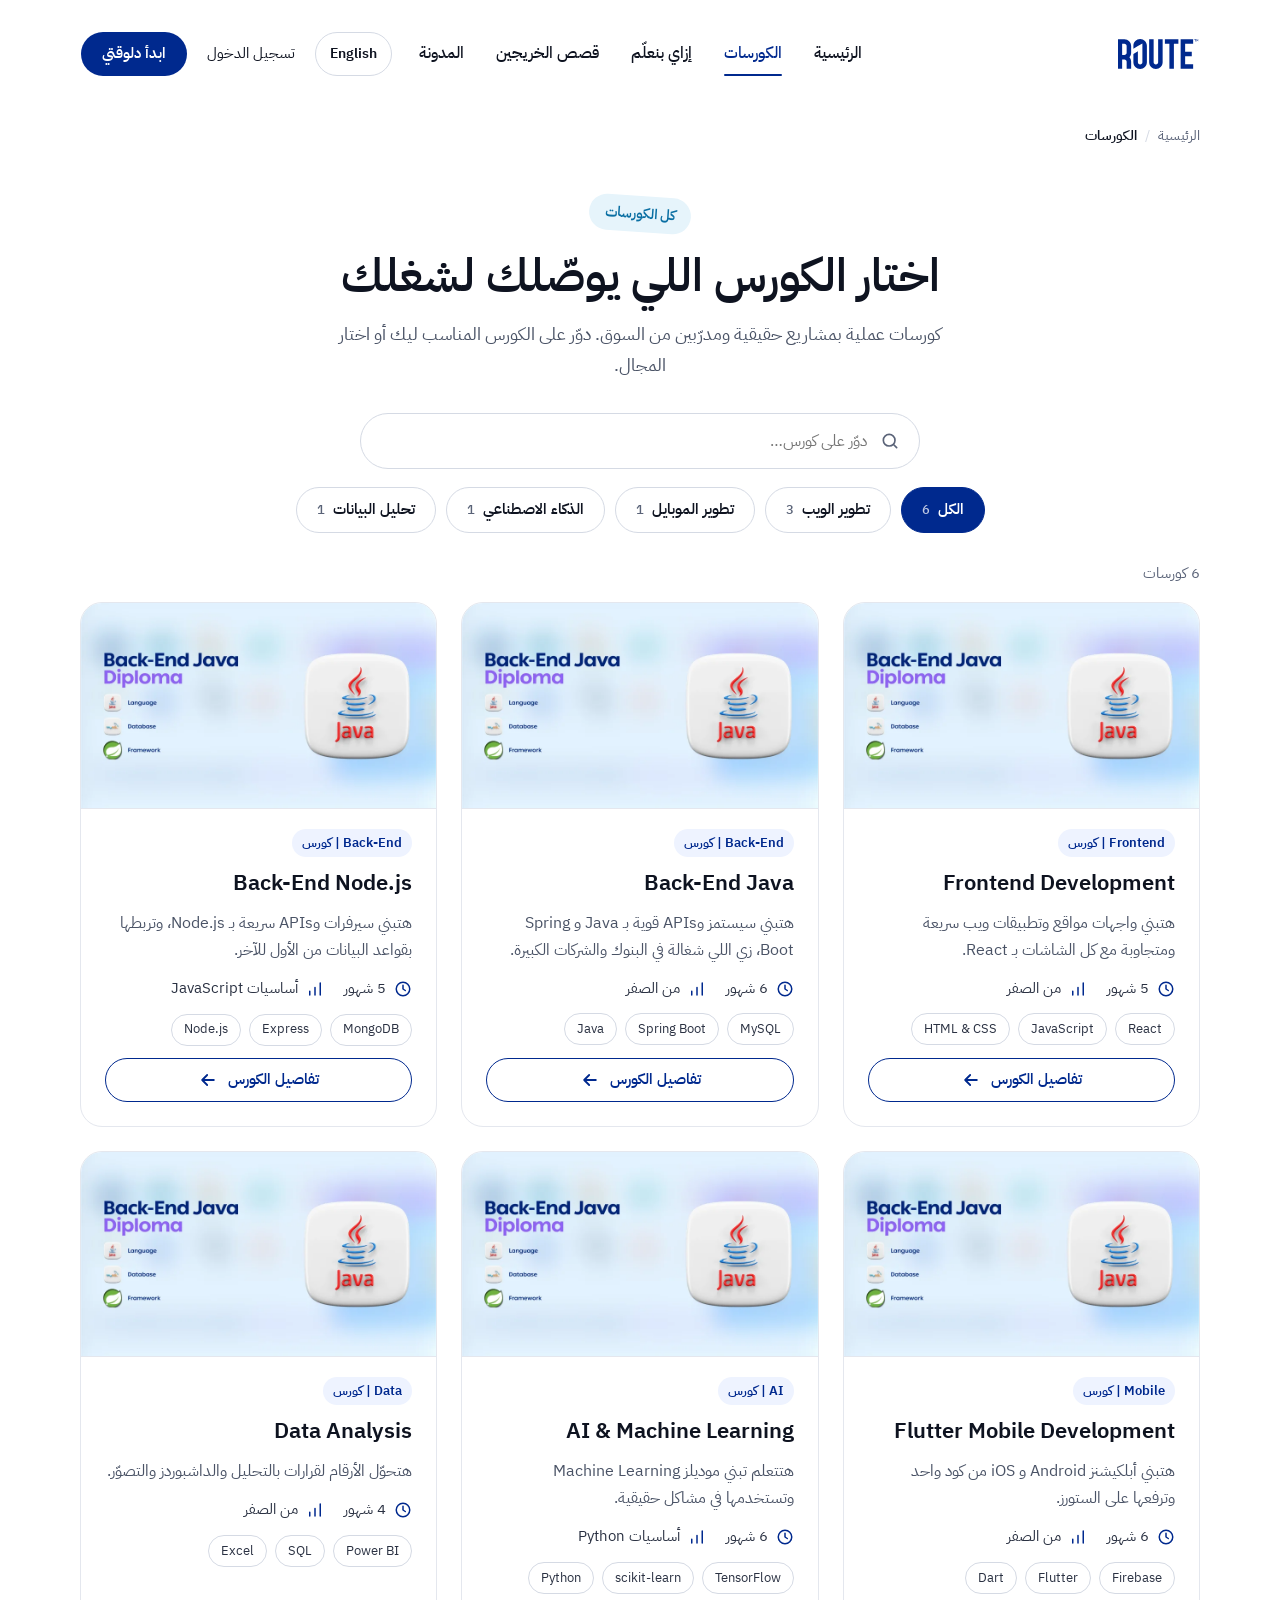
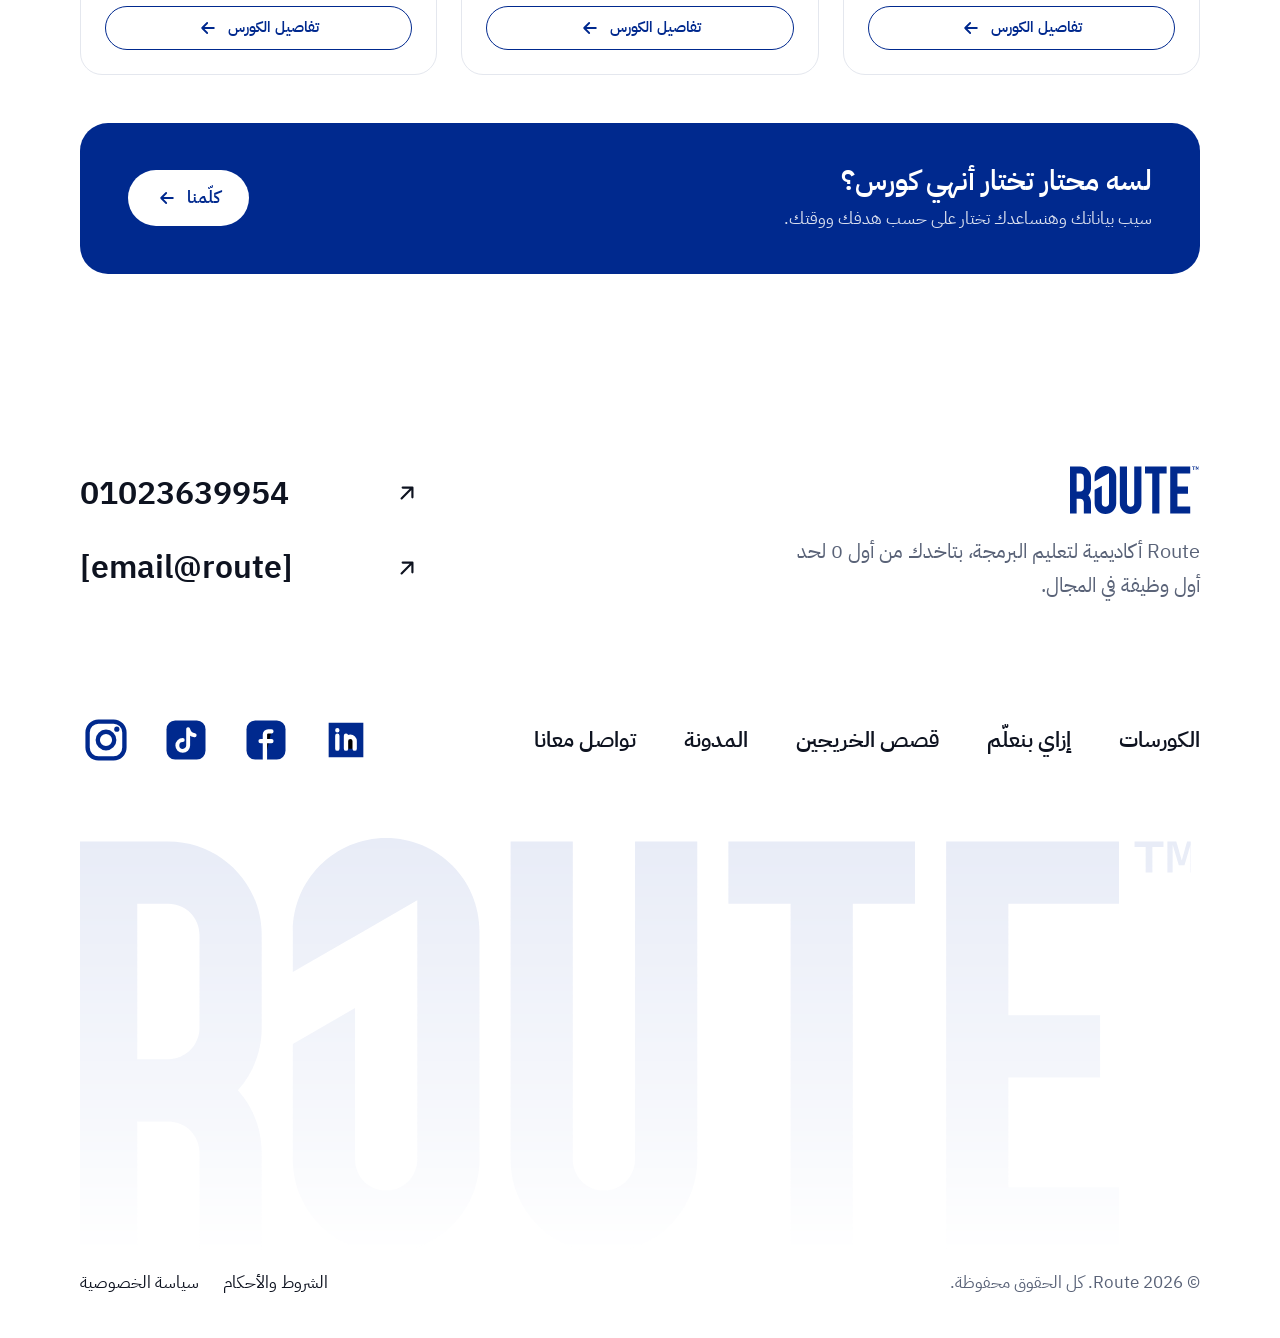
<file: courses.html>
<!doctype html>
<html lang="ar" dir="rtl">
<head>
<meta charset="utf-8">
<meta name="viewport" content="width=device-width, initial-scale=1, viewport-fit=cover">
<title>الكورسات — Route</title>
<meta name="description" content="Route — كل الكورسات: تطوير الويب، الموبايل، الذكاء الاصطناعي وتحليل البيانات.">
<link rel="preconnect" href="https://fonts.googleapis.com">
<link rel="preconnect" href="https://fonts.gstatic.com" crossorigin>
<link rel="stylesheet" href="https://fonts.googleapis.com/css2?family=IBM+Plex+Sans+Arabic:wght@300;400;500;600;700&family=Urbanist:wght@400;500;600;700;800&display=swap">
<style>
:root{color-scheme:light;--primary:#00298E;--primary-deep:#001F6B;--cyan:#1AA0DB;--cyan-ink:#0A6FA3;--cyan-soft:#E6F4FB;--ink:#0E1320;--body:#4A5366;--muted:#5A6378;--line:#E4E7EE;--line-2:#D5DAE4;--soft:#EEF3FF;--alt:#E9F4FF;--alt-line:#D3E6FA;--bg:#FFFFFF;
  --font:'IBM Plex Sans Arabic','Urbanist',Tahoma,'Segoe UI',sans-serif;--pad:80px;box-sizing:border-box;padding-top:env(safe-area-inset-top,0px);padding-bottom:env(safe-area-inset-bottom,0px)}
html[lang="en"]{--font:'Urbanist','IBM Plex Sans Arabic','Segoe UI',Helvetica,sans-serif}
*,*::before,*::after{box-sizing:border-box}
html{scroll-behavior:smooth;scroll-padding-top:110px}
body{margin:0;background:var(--bg);color:var(--ink);font-family:var(--font);font-size:17px;line-height:1.7;-webkit-font-smoothing:antialiased}
a{color:inherit} button{font:inherit;cursor:pointer} p{margin:0} h1,h2,h3{margin:0;font-weight:600;line-height:1.3}
:focus-visible{outline:3px solid var(--cyan);outline-offset:3px;border-radius:6px}
.wrap{max-width:1440px;margin-inline:auto;padding-inline:var(--pad)}
.arrow{width:20px;height:20px;flex-shrink:0} html[dir="rtl"] .arrow{transform:scaleX(-1)}
.btn{display:inline-flex;align-items:center;justify-content:center;gap:10px;height:56px;padding-inline:28px;border-radius:999px;font-size:17px;font-weight:600;text-decoration:none;white-space:nowrap;border:1px solid transparent;transition:background .15s,color .15s,border-color .15s}
.btn-primary{background:var(--primary);color:#fff}.btn-primary:hover{background:var(--primary-deep)}
.btn-outline{border-color:var(--primary);color:var(--primary);background:#fff}.btn-outline:hover{background:var(--soft)}
.btn-sm{height:44px;padding-inline:20px;font-size:15px}
.sr-only{position:absolute;width:1px;height:1px;padding:0;margin:-1px;overflow:hidden;clip:rect(0,0,0,0);white-space:nowrap;border:0}

/* header: full-width at top, shrinks into a floating pill on scroll */
.site-header{position:sticky;top:0;z-index:20;padding:12px var(--pad) 0;margin-bottom:-96px;pointer-events:none}
.nav-pill{pointer-events:auto;max-width:1280px;margin:0 auto;height:84px;display:grid;grid-template-columns:1fr auto 1fr;align-items:center;gap:24px;padding-inline:0;background:transparent;border:1px solid transparent;border-radius:999px;transition:max-width .45s cubic-bezier(.2,.7,.2,1),height .35s,padding .35s,background .35s,border-color .35s,margin .35s}
.site-header.scrolled .nav-pill{max-width:960px;height:68px;padding-inline:28px 8px;background:rgba(255,255,255,.9);backdrop-filter:blur(16px);-webkit-backdrop-filter:blur(14px);border-color:var(--line)}
.logo{justify-self:start;display:flex;align-items:center;color:var(--primary);text-decoration:none;min-height:44px}
.logo svg{display:block;height:30px;width:auto;transition:height .35s}
.site-header.scrolled .logo svg{height:24px}
.nav{display:flex;gap:32px;font-size:16px;font-weight:500}
.nav a{text-decoration:none;color:var(--ink);padding-block:10px;white-space:nowrap;position:relative;transition:color .2s}
.nav a:hover,.nav a.active{color:var(--primary)}
.nav a::after{content:"";position:absolute;inset-inline:0;bottom:2px;height:2px;border-radius:2px;background:var(--primary);transform:scaleX(0);transition:transform .25s}
.nav a.active::after{transform:scaleX(1)}
.site-header.scrolled .nav{gap:26px;font-size:15px}
.actions{justify-self:end;display:flex;align-items:center;gap:8px}
.site-header.scrolled .login{display:none}
.lang{height:44px;padding-inline:14px;border-radius:999px;border:1px solid var(--line-2);background:#fff;color:var(--ink);font-size:14px;font-weight:600}
.lang:hover{border-color:var(--primary);color:var(--primary)}
.login{text-decoration:none;font-size:15px;padding-inline:12px;height:44px;display:flex;align-items:center}
.site-header.scrolled .btn-sm{height:50px;padding-inline:24px}
.menu-btn{display:none;width:44px;height:44px;border-radius:50%;border:1px solid var(--line-2);background:#fff;color:var(--ink);align-items:center;justify-content:center}
.mobile-nav{pointer-events:auto;display:none;position:absolute;top:100%;left:var(--pad);right:var(--pad);max-width:1280px;margin:8px auto 0;padding:12px 20px;flex-direction:column;gap:2px;background:#fff;border:1px solid var(--line);border-radius:24px}
.mobile-nav a{min-height:48px;display:flex;align-items:center;text-decoration:none;font-size:17px}
.mobile-nav.open{display:flex}
.site-header.sub{margin-bottom:0}




.crumbs{display:flex;flex-wrap:wrap;gap:8px;align-items:center;font-size:14px;color:var(--muted);margin:28px 0 0;padding:0;list-style:none}
.crumbs a{text-decoration:none;color:var(--muted)} .crumbs a:hover{color:var(--primary)}
.crumbs li+li::before{content:"/";margin-inline-end:8px;color:var(--line-2)}
.crumbs [aria-current]{color:var(--ink);font-weight:600}
.head{text-align:center;padding:48px 0 32px;display:flex;flex-direction:column;align-items:center;gap:14px}
.eyebrow{padding:6px 16px;border-radius:999px;background:var(--cyan-soft);color:var(--cyan-ink);font-size:14px;font-weight:600;transform:rotate(-4deg)}
html[dir="rtl"] .eyebrow{transform:rotate(4deg)}
.head h1{font-size:clamp(30px,3.6vw,52px)}
.head p{color:var(--body);font-size:18px;max-width:640px}
.tools{display:flex;flex-direction:column;align-items:center;gap:18px;margin-bottom:28px}
.search{position:relative;width:min(560px,100%)}
.search input{width:100%;height:56px;border-radius:999px;border:1px solid var(--line-2);background:#fff;padding-inline:52px 20px;font:inherit;font-size:16px;color:var(--ink)}
.search input:focus{outline:none;border-color:var(--primary);box-shadow:0 0 0 3px rgba(0,41,142,.15)}
.search svg{position:absolute;top:50%;inset-inline-start:20px;transform:translateY(-50%);color:var(--muted);pointer-events:none}
.cats{display:flex;gap:10px;flex-wrap:wrap;justify-content:center}
.cats button{min-height:46px;padding-inline:20px;border-radius:999px;border:1px solid var(--line-2);background:#fff;color:var(--ink);font-size:15px;font-weight:600;display:inline-flex;align-items:center;gap:8px}
.cats button span{font-size:13px;color:var(--muted);font-weight:500}
.cats button[aria-pressed="true"]{background:var(--primary);border-color:var(--primary);color:#fff}
.cats button[aria-pressed="true"] span{color:rgba(255,255,255,.75)}
.count{color:var(--muted);font-size:15px;margin-bottom:16px}
.grid{display:grid;grid-template-columns:repeat(3,minmax(0,1fr));gap:24px}
.ccard{background:#fff;border:1px solid var(--line);border-radius:22px;overflow:hidden;display:flex;flex-direction:column;transition:border-color .2s,translate .2s}
.ccard:hover{border-color:var(--primary);translate:0 -3px}
.ccard img{display:block;width:100%;height:auto;aspect-ratio:832/482;object-fit:cover;border-bottom:1px solid var(--line)}
.cbody{padding:20px 24px 24px;display:flex;flex-direction:column;gap:12px;flex:1}
.tag{align-self:flex-start;display:inline-flex;align-items:center;height:28px;padding-inline:10px;border-radius:999px;background:var(--soft);color:var(--primary);font-size:13px;font-weight:600}
.cbody h2{font-size:22px}
.cbody h2 a{text-decoration:none;color:inherit}
.cbody h2 a::after{content:"";position:absolute;inset:0}
.ccard{position:relative}
.cbody p{color:var(--body);font-size:16px}
.facts{list-style:none;margin:0;padding:0;display:flex;gap:20px;flex-wrap:wrap;font-size:15px;color:#2A3142}
.facts li{display:flex;align-items:center;gap:8px} .facts svg{color:var(--primary)}
.stack{display:flex;gap:8px;flex-wrap:wrap;direction:ltr} html[dir="rtl"] .stack{justify-content:flex-end}
.stack span{height:32px;padding-inline:12px;border-radius:999px;border:1px solid var(--line-2);font-size:13px;display:flex;align-items:center;color:#2A3142}
.cbody .btn{margin-top:auto;width:100%;position:relative;z-index:1}
.empty{text-align:center;padding:64px 20px;background:#fff;border:1px dashed var(--line-2);border-radius:22px}
.empty b{display:block;font-size:20px;margin-bottom:6px}
.empty p{color:var(--muted);margin-bottom:18px}
.help{margin:48px 0 96px;background:var(--primary);color:#fff;border-radius:28px;padding:40px 48px;display:flex;align-items:center;justify-content:space-between;gap:24px;flex-wrap:wrap}
.help h2{color:#fff;font-size:28px;margin-bottom:6px}
.help p{color:rgba(255,255,255,.85)}
.help .btn{background:#fff;color:var(--primary)}
.site-footer{background:#fff}
.site-footer{padding-block:96px 40px;overflow:hidden}
.ft-top{display:flex;justify-content:space-between;align-items:flex-start;gap:48px;flex-wrap:wrap}
.ft-brand{display:flex;flex-direction:column;gap:20px;max-width:420px}
.ft-brand .logo svg{height:48px}
.ft-brand p{font-size:20px;color:var(--muted);line-height:1.7}
.ft-contact{display:flex;flex-direction:column;gap:20px;min-width:340px}
.ft-contact a{display:flex;justify-content:space-between;align-items:center;gap:40px;text-decoration:none;color:var(--ink);font-size:32px;font-weight:600}
.ft-contact a:hover{color:var(--primary)}
.ft-contact .ext{flex-shrink:0;width:26px;height:26px;transition:transform .2s}
html[dir="rtl"] .ft-contact a{flex-direction:row}
.ft-contact a:hover .ext{transform:translate(2px,-2px)}
.ft-mid{display:flex;justify-content:space-between;align-items:center;gap:32px;flex-wrap:wrap;margin-top:112px}
.ft-links{display:flex;gap:48px;flex-wrap:wrap}
.ft-links a{text-decoration:none;color:var(--ink);font-size:22px;font-weight:600}
.ft-links a:hover{color:var(--primary)}
.ft-social{display:flex;gap:28px}
.ft-social svg{width:52px;height:52px}
.ft-social a{color:var(--primary);display:flex;border-radius:8px}
.ft-social a:hover{opacity:.8}
.ft-mark-wrap{margin-top:72px;direction:ltr;-webkit-mask-image:linear-gradient(to bottom,#000 0%,rgba(0,0,0,.35) 70%,transparent 100%);mask-image:linear-gradient(to bottom,#000 0%,rgba(0,0,0,.35) 70%,transparent 100%)}
.foot-mark{display:block;width:100%;height:auto;color:#E8ECF7}
.ft-bottom{display:flex;justify-content:space-between;gap:16px;flex-wrap:wrap;margin-top:16px;font-size:17px;color:var(--muted)}
.ft-bottom a{color:var(--ink);text-decoration:none}
.ft-bottom a:hover{color:var(--primary)}
.ft-legal{display:flex;gap:24px;flex-wrap:wrap}
html.rv-on .rv{opacity:0;translate:0 24px;transition:opacity .7s cubic-bezier(.2,.7,.2,1),translate .7s cubic-bezier(.2,.7,.2,1);transition-delay:var(--rvd,0s)}
html.rv-on .rv.in{opacity:1;translate:0 0}
@media (max-width:1180px){:root{--pad:40px}
  .nav{display:none}
  .nav-pill{grid-template-columns:1fr auto}
  .menu-btn{display:inline-flex}
  .login{display:none}
.grid{grid-template-columns:repeat(2,minmax(0,1fr))}
  .ft-contact a{font-size:24px}
  .ft-social svg{width:44px;height:44px}
  .ft-mid{margin-top:72px}
}
@media (max-width:600px){:root{--pad:20px}body{font-size:16px}
  .logo svg{height:24px}
  .nav-pill{height:64px}
  .site-header{padding-top:8px}
  .site-header.scrolled .nav-pill{height:60px;padding-inline:18px 8px}
  .actions .btn-sm{display:none}
.grid{grid-template-columns:minmax(0,1fr)}.head{padding-top:32px}.help{padding:28px 24px}.help .btn{width:100%}
  .ft-contact{min-width:0;width:100%}
  .ft-contact a{font-size:20px}
  .ft-links{gap:16px 24px}
  .ft-links a{font-size:17px}
  .ft-social{gap:18px}
  .ft-social svg{width:36px;height:36px}
  .ft-brand p{font-size:17px}
  .ft-mid{margin-top:48px}
  .site-footer{padding-block:56px 24px}
}
@media (prefers-reduced-motion:reduce){html{scroll-behavior:auto}*{transition:none!important}}
</style>
</head>
<body>
<header class="site-header sub">
  <div class="nav-pill">
    <a class="logo" href="index.html"><svg width="108" height="40" role="img" aria-label="Route" viewBox="0 0 108 40" fill="none" xmlns="http://www.w3.org/2000/svg">
<g clip-path="url(#routeClip1)">
<path d="M101.689 0.868868H102.761V3.33331H103.409V0.868868H104.48V0.333313H101.689V0.868868Z" fill="currentColor"/>
<path d="M106.758 0.333313C106.758 0.333313 106.265 2.08109 106.251 2.17961C106.237 2.08109 105.715 0.333313 105.715 0.333313H104.855V3.33331H105.363V0.657387L105.955 2.61628H106.504L107.082 0.657387V3.33331H107.59V0.333313H106.758Z" fill="currentColor"/>
<path d="M17.5215 9.33331C17.5215 4.36294 13.4919 0.333313 8.52148 0.333313H-0.478516V39.6666H5.52148V27.3333H8.52148C10.1782 27.3333 11.5215 28.6766 11.5215 30.3333V39.6666H17.5215V30.3333C17.5215 28.0281 16.6544 25.9255 15.2289 24.3333C16.6541 22.7411 17.5215 20.6385 17.5215 18.3333V9.33331ZM5.52148 21.3333V6.33331H8.52148C10.1782 6.33331 11.5215 7.67665 11.5215 9.33331V18.3333C11.5215 19.9904 10.1782 21.3333 8.52148 21.3333H5.52148Z" fill="currentColor"/>
<path d="M35.8856 2.63593C34.2567 1.00741 32.0067 0 29.5215 0C24.5507 0 20.5215 4.02926 20.5215 9V12.9278L26.5215 9.4637L32.5215 5.99963V30.9996C32.5215 32.6563 31.1782 33.9996 29.5215 33.9996C27.8648 33.9996 26.5215 32.6563 26.5215 30.9996V16.3915L20.5215 19.8556V30.9996C20.5215 35.9704 24.5507 39.9996 29.5215 39.9996C34.4922 39.9996 38.5215 35.9704 38.5215 30.9996V9C38.5215 6.51481 37.5141 4.26481 35.8856 2.63593Z" fill="currentColor"/>
<path d="M53.5215 0.333313V31C53.5215 32.6566 52.1782 34 50.5215 34C48.8648 34 47.5215 32.6566 47.5215 31V0.333313H41.5215V31C41.5215 35.9707 45.5507 40 50.5215 40C55.4922 40 59.5215 35.9707 59.5215 31V0.333313H53.5215Z" fill="currentColor"/>
<path d="M62.5215 0.333313V6.33331H68.5215V39.6666H74.5215V6.33331H80.5215V0.333313H62.5215Z" fill="currentColor"/>
<path d="M100.188 6.33331V0.333313H85.0126H83.5215V39.6666H89.5215H100.188V33.6666H89.5215V23.0885H98.367V17.0885H89.5215V6.33331H100.188Z" fill="currentColor"/>
</g>
<defs>
<clipPath id="routeClip1">
<rect width="107.111" height="40" fill="white"/>
</clipPath>
</defs>
</svg></a>
    <nav class="nav" aria-label="Main" id="mainNav">
      <a href="index.html" data-t="navHome"></a>
      <a href="courses.html" data-t="navTracks" class="active" aria-current="page"></a>
      <a href="index.html#how" data-t="navHow"></a>
      <a href="index.html#stories" data-t="navStories"></a>
      <a href="index.html#blog" data-t="navBlog"></a>
    </nav>
    <div class="actions">
      <button class="lang" id="langBtn" type="button" lang="en">English</button>
      <a class="login" href="#" data-t="login"></a>
      <a class="btn btn-primary btn-sm" href="courses.html" data-t="start"></a>
      <button class="menu-btn" id="menuBtn" type="button" aria-expanded="false" aria-controls="mobileNav" data-t-aria="menu">
        <svg width="20" height="20" viewBox="0 0 24 24" fill="none" stroke="currentColor" stroke-width="2" stroke-linecap="round" aria-hidden="true"><path d="M4 7h16M4 12h16M4 17h16"/></svg>
      </button>
    </div>
  </div>
  <nav class="mobile-nav" id="mobileNav" aria-label="Mobile">
    <a href="index.html" data-t="navHome"></a>
    <a href="courses.html" data-t="navTracks"></a>
    <a href="index.html#how" data-t="navHow"></a>
    <a href="index.html#stories" data-t="navStories"></a>
    <a href="index.html#blog" data-t="navBlog"></a>
    <a href="#" data-t="login"></a>
  </nav>
</header>
<main class="wrap">
  <ol class="crumbs" aria-label="Breadcrumb"><li><a href="index.html" data-t="crumbHome"></a></li><li><span aria-current="page" data-t="crumbCourses"></span></li></ol>
  <div class="head">
    <span class="eyebrow" data-t="eyebrow"></span>
    <h1 data-t="title"></h1>
    <p data-t="lead"></p>
  </div>
  <div class="tools">
    <label class="search"><span class="sr-only" data-t="searchLabel"></span><svg width="20" height="20" viewBox="0 0 24 24" fill="none" stroke="currentColor" stroke-width="2" stroke-linecap="round" aria-hidden="true"><circle cx="11" cy="11" r="7"/><path d="M20 20l-3.5-3.5"/></svg><input type="search" id="q" autocomplete="off"></label>
    <div class="cats" role="group" id="cats" data-t-aria="catsLabel"></div>
  </div>
  <p class="count" id="count" role="status" aria-live="polite"></p>
  <div class="grid" id="grid"></div>
  <div class="empty" id="empty" hidden><b data-t="empty"></b><p data-t="emptyHint"></p><button type="button" class="btn btn-outline" id="reset" data-t="reset"></button></div>
  <section class="help rv" aria-labelledby="helpTitle"><div><h2 id="helpTitle" data-t="helpTitle"></h2><p data-t="helpText"></p></div><a class="btn" href="index.html#contact"><span data-t="helpCta"></span><svg class="arrow" viewBox="0 0 24 24" fill="none" stroke="currentColor" stroke-width="2.2" stroke-linecap="round" stroke-linejoin="round" aria-hidden="true"><path d="M5 12h14M13 6l6 6-6 6"/></svg></a></section>
</main>
<footer class="site-footer">
  <div class="wrap">
    <div class="ft-top">
      <div class="ft-brand">
        <a class="logo" href="index.html"><svg width="108" height="40" role="img" aria-label="Route" viewBox="0 0 108 40" fill="none" xmlns="http://www.w3.org/2000/svg">
<g clip-path="url(#routeClip2)">
<path d="M101.689 0.868868H102.761V3.33331H103.409V0.868868H104.48V0.333313H101.689V0.868868Z" fill="currentColor"/>
<path d="M106.758 0.333313C106.758 0.333313 106.265 2.08109 106.251 2.17961C106.237 2.08109 105.715 0.333313 105.715 0.333313H104.855V3.33331H105.363V0.657387L105.955 2.61628H106.504L107.082 0.657387V3.33331H107.59V0.333313H106.758Z" fill="currentColor"/>
<path d="M17.5215 9.33331C17.5215 4.36294 13.4919 0.333313 8.52148 0.333313H-0.478516V39.6666H5.52148V27.3333H8.52148C10.1782 27.3333 11.5215 28.6766 11.5215 30.3333V39.6666H17.5215V30.3333C17.5215 28.0281 16.6544 25.9255 15.2289 24.3333C16.6541 22.7411 17.5215 20.6385 17.5215 18.3333V9.33331ZM5.52148 21.3333V6.33331H8.52148C10.1782 6.33331 11.5215 7.67665 11.5215 9.33331V18.3333C11.5215 19.9904 10.1782 21.3333 8.52148 21.3333H5.52148Z" fill="currentColor"/>
<path d="M35.8856 2.63593C34.2567 1.00741 32.0067 0 29.5215 0C24.5507 0 20.5215 4.02926 20.5215 9V12.9278L26.5215 9.4637L32.5215 5.99963V30.9996C32.5215 32.6563 31.1782 33.9996 29.5215 33.9996C27.8648 33.9996 26.5215 32.6563 26.5215 30.9996V16.3915L20.5215 19.8556V30.9996C20.5215 35.9704 24.5507 39.9996 29.5215 39.9996C34.4922 39.9996 38.5215 35.9704 38.5215 30.9996V9C38.5215 6.51481 37.5141 4.26481 35.8856 2.63593Z" fill="currentColor"/>
<path d="M53.5215 0.333313V31C53.5215 32.6566 52.1782 34 50.5215 34C48.8648 34 47.5215 32.6566 47.5215 31V0.333313H41.5215V31C41.5215 35.9707 45.5507 40 50.5215 40C55.4922 40 59.5215 35.9707 59.5215 31V0.333313H53.5215Z" fill="currentColor"/>
<path d="M62.5215 0.333313V6.33331H68.5215V39.6666H74.5215V6.33331H80.5215V0.333313H62.5215Z" fill="currentColor"/>
<path d="M100.188 6.33331V0.333313H85.0126H83.5215V39.6666H89.5215H100.188V33.6666H89.5215V23.0885H98.367V17.0885H89.5215V6.33331H100.188Z" fill="currentColor"/>
</g>
<defs>
<clipPath id="routeClip2">
<rect width="107.111" height="40" fill="white"/>
</clipPath>
</defs>
</svg></a>
        <p data-t="footAbout"></p>
      </div>
      <div class="ft-contact">
        <a href="tel:+201023639954" dir="ltr"><span>01023639954</span><svg class="ext" width="22" height="22" viewBox="0 0 24 24" fill="none" stroke="currentColor" stroke-width="2" stroke-linecap="round" stroke-linejoin="round" aria-hidden="true"><path d="M7 17L17 7M8 7h9v9"/></svg></a>
        <a href="mailto:" dir="ltr"><span>[email@route]</span><svg class="ext" width="22" height="22" viewBox="0 0 24 24" fill="none" stroke="currentColor" stroke-width="2" stroke-linecap="round" stroke-linejoin="round" aria-hidden="true"><path d="M7 17L17 7M8 7h9v9"/></svg></a>
      </div>
    </div>
    <div class="ft-mid">
      <nav class="ft-links" aria-label="Footer">
        <a href="index.html#tracks" data-t="navTracks"></a>
        <a href="index.html#how" data-t="navHow"></a>
        <a href="index.html#stories" data-t="navStories"></a>
        <a href="index.html#blog" data-t="navBlog"></a>
        <a href="index.html#contact" data-t="contactEyebrow"></a>
      </nav>
      <div class="ft-social"><a href="https://www.linkedin.com/company/routeailearning" rel="noopener" target="_blank" aria-label="LinkedIn"><svg width="36" height="36" viewBox="0 0 24 24" aria-hidden="true"><path d="M4 4h16v16H4z" stroke="none" fill="currentColor" rx="3"/><path d="M8 10v6M8 7.5v.01M12 16v-3.5a2 2 0 0 1 4 0V16M12 10v6" stroke="#fff" stroke-width="2" stroke-linecap="round"/></svg></a><a href="https://www.facebook.com/routeailearning" rel="noopener" target="_blank" aria-label="Facebook"><svg width="36" height="36" viewBox="0 0 24 24" aria-hidden="true"><rect x="3" y="3" width="18" height="18" rx="4" fill="currentColor"/><path d="M14.5 8H13a1.5 1.5 0 0 0-1.5 1.5V21M9.5 12.5h5" stroke="#fff" stroke-width="2" stroke-linecap="round"/></svg></a><a href="https://www.tiktok.com/@routeailearning" rel="noopener" target="_blank" aria-label="TikTok"><svg width="36" height="36" viewBox="0 0 24 24" aria-hidden="true"><rect x="3" y="3" width="18" height="18" rx="4" fill="currentColor"/><path d="M13 7v7.5a2.5 2.5 0 1 1-2.5-2.5M13 7c.4 1.6 1.6 2.6 3 2.8" stroke="#fff" stroke-width="1.8" stroke-linecap="round" fill="none"/></svg></a><a href="https://www.instagram.com/routeailearning" rel="noopener" target="_blank" aria-label="Instagram"><svg width="36" height="36" viewBox="0 0 24 24" aria-hidden="true"><rect x="3.5" y="3.5" width="17" height="17" rx="5" fill="none" stroke="currentColor" stroke-width="2"/><circle cx="12" cy="12" r="3.8" fill="none" stroke="currentColor" stroke-width="2"/><circle cx="17" cy="7" r="1.2" fill="currentColor"/></svg></a></div>
    </div>
    <div class="ft-mark-wrap"><svg class="foot-mark"  aria-hidden="true" focusable="false" viewBox="0 0 108 40" fill="none" xmlns="http://www.w3.org/2000/svg">
<g clip-path="url(#routeClip9)">
<path d="M101.689 0.868868H102.761V3.33331H103.409V0.868868H104.48V0.333313H101.689V0.868868Z" fill="currentColor"/>
<path d="M106.758 0.333313C106.758 0.333313 106.265 2.08109 106.251 2.17961C106.237 2.08109 105.715 0.333313 105.715 0.333313H104.855V3.33331H105.363V0.657387L105.955 2.61628H106.504L107.082 0.657387V3.33331H107.59V0.333313H106.758Z" fill="currentColor"/>
<path d="M17.5215 9.33331C17.5215 4.36294 13.4919 0.333313 8.52148 0.333313H-0.478516V39.6666H5.52148V27.3333H8.52148C10.1782 27.3333 11.5215 28.6766 11.5215 30.3333V39.6666H17.5215V30.3333C17.5215 28.0281 16.6544 25.9255 15.2289 24.3333C16.6541 22.7411 17.5215 20.6385 17.5215 18.3333V9.33331ZM5.52148 21.3333V6.33331H8.52148C10.1782 6.33331 11.5215 7.67665 11.5215 9.33331V18.3333C11.5215 19.9904 10.1782 21.3333 8.52148 21.3333H5.52148Z" fill="currentColor"/>
<path d="M35.8856 2.63593C34.2567 1.00741 32.0067 0 29.5215 0C24.5507 0 20.5215 4.02926 20.5215 9V12.9278L26.5215 9.4637L32.5215 5.99963V30.9996C32.5215 32.6563 31.1782 33.9996 29.5215 33.9996C27.8648 33.9996 26.5215 32.6563 26.5215 30.9996V16.3915L20.5215 19.8556V30.9996C20.5215 35.9704 24.5507 39.9996 29.5215 39.9996C34.4922 39.9996 38.5215 35.9704 38.5215 30.9996V9C38.5215 6.51481 37.5141 4.26481 35.8856 2.63593Z" fill="currentColor"/>
<path d="M53.5215 0.333313V31C53.5215 32.6566 52.1782 34 50.5215 34C48.8648 34 47.5215 32.6566 47.5215 31V0.333313H41.5215V31C41.5215 35.9707 45.5507 40 50.5215 40C55.4922 40 59.5215 35.9707 59.5215 31V0.333313H53.5215Z" fill="currentColor"/>
<path d="M62.5215 0.333313V6.33331H68.5215V39.6666H74.5215V6.33331H80.5215V0.333313H62.5215Z" fill="currentColor"/>
<path d="M100.188 6.33331V0.333313H85.0126H83.5215V39.6666H89.5215H100.188V33.6666H89.5215V23.0885H98.367V17.0885H89.5215V6.33331H100.188Z" fill="currentColor"/>
</g>
<defs>
<clipPath id="routeClip9">
<rect width="107.111" height="40" fill="white"/>
</clipPath>
</defs>
</svg></div>
    <div class="ft-bottom"><span data-t="rights"></span><span class="ft-legal"><a href="terms.html" data-t="terms"></a><a href="privacy.html" data-t="privacy"></a></span></div>
  </div>
</footer>
<script>
(function(){
  var T={"ar": {"langBtn": "English", "menu": "القائمة", "navHome": "الرئيسية", "navTracks": "الكورسات", "navHow": "إزاي بنعلّم", "navStories": "قصص الخريجين", "navBlog": "المدونة", "login": "تسجيل الدخول", "start": "ابدأ دلوقتي", "crumbHome": "الرئيسية", "crumbCourses": "الكورسات", "eyebrow": "كل الكورسات", "title": "اختار الكورس اللي يوصّلك لشغلك", "lead": "كورسات عملية بمشاريع حقيقية ومدرّبين من السوق. دوّر على الكورس المناسب ليك أو اختار المجال.", "search": "دوّر على كورس…", "searchLabel": "دوّر على كورس", "catsLabel": "تصنيفات الكورسات", "filters": {"all": "الكل", "web": "تطوير الويب", "mobile": "تطوير الموبايل", "ai": "الذكاء الاصطناعي", "data": "تحليل البيانات"}, "count": "{n} كورسات", "count1": "كورس واحد", "count2": "كورسين", "courseWord": "كورس", "details": "تفاصيل الكورس", "empty": "مفيش كورسات بالاسم ده.", "emptyHint": "جرّب كلمة تانية أو شوف كل الكورسات.", "reset": "شوف كل الكورسات", "helpTitle": "لسه محتار تختار أنهي كورس؟", "helpText": "سيب بياناتك وهنساعدك تختار على حسب هدفك ووقتك.", "helpCta": "كلّمنا", "footAbout": "Route أكاديمية لتعليم البرمجة، بتاخدك من أول 0 لحد أول وظيفة في المجال.", "contactEyebrow": "تواصل معانا", "rights": "© 2026 Route. كل الحقوق محفوظة.", "terms": "الشروط والأحكام", "privacy": "سياسة الخصوصية"}, "en": {"langBtn": "العربية", "menu": "Menu", "navHome": "Home", "navTracks": "Courses", "navHow": "How we teach", "navStories": "Graduate stories", "navBlog": "Blog", "login": "Log in", "start": "Get started", "crumbHome": "Home", "crumbCourses": "Courses", "eyebrow": "All courses", "title": "Pick the course that leads to your first job", "lead": "Hands-on courses with real projects and instructors from the industry. Search for the right course or browse by field.", "search": "Search courses…", "searchLabel": "Search courses", "catsLabel": "Course categories", "filters": {"all": "All", "web": "Web Development", "mobile": "Mobile Development", "ai": "AI", "data": "Data Analysis"}, "count": "{n} courses", "count1": "1 course", "count2": "2 courses", "courseWord": "Course", "details": "Course details", "empty": "No courses match your search.", "emptyHint": "Try another word or browse all courses.", "reset": "Show all courses", "helpTitle": "Not sure which course to pick?", "helpText": "Leave your details and we’ll help you choose based on your goal and your time.", "helpCta": "Contact us", "footAbout": "Route is a coding academy that takes you from your first 0 to your first job in tech.", "contactEyebrow": "Contact us", "rights": "© 2026 Route. All rights reserved.", "terms": "Terms of Service", "privacy": "Privacy Policy"}}, C={"fe": {"name": "Frontend", "course": "Frontend Development", "cat": "web", "stack": ["HTML & CSS", "JavaScript", "React"], "dur": ["5 شهور", "5 months"], "lvl": ["من الصفر", "Beginner"], "short": ["هتبني واجهات مواقع وتطبيقات ويب سريعة ومتجاوبة مع كل الشاشات بـ React.", "Build fast, responsive interfaces for websites and web apps with React."]}, "bj": {"name": "Back-End", "course": "Back-End Java", "cat": "web", "stack": ["Java", "Spring Boot", "MySQL"], "dur": ["6 شهور", "6 months"], "lvl": ["من الصفر", "Beginner"], "short": ["هتبني سيستمز وAPIs قوية بـ Java و Spring Boot، زي اللي شغالة في البنوك والشركات الكبيرة.", "Build solid systems and APIs with Java and Spring Boot, the stack behind banks and large companies."]}, "bn": {"name": "Back-End", "course": "Back-End Node.js", "cat": "web", "stack": ["Node.js", "Express", "MongoDB"], "dur": ["5 شهور", "5 months"], "lvl": ["أساسيات JavaScript", "Basic JavaScript"], "short": ["هتبني سيرفرات وAPIs سريعة بـ Node.js، وتربطها بقواعد البيانات من الأول للآخر.", "Build fast servers and APIs with Node.js and connect them to databases end to end."]}, "fl": {"name": "Mobile", "course": "Flutter Mobile Development", "cat": "mobile", "stack": ["Dart", "Flutter", "Firebase"], "dur": ["6 شهور", "6 months"], "lvl": ["من الصفر", "Beginner"], "short": ["هتبني أبلكيشنز Android و iOS من كود واحد وترفعها على الستورز.", "Build Android and iOS apps from a single codebase and ship them to the stores."]}, "ai": {"name": "AI", "course": "AI & Machine Learning", "cat": "ai", "stack": ["Python", "scikit-learn", "TensorFlow"], "dur": ["6 شهور", "6 months"], "lvl": ["أساسيات Python", "Basic Python"], "short": ["هتتعلم تبني موديلز Machine Learning وتستخدمها في مشاكل حقيقية.", "Learn to build machine learning models and apply them to real problems."]}, "da": {"name": "Data", "course": "Data Analysis", "cat": "data", "stack": ["Excel", "SQL", "Power BI"], "dur": ["4 شهور", "4 months"], "lvl": ["من الصفر", "Beginner"], "short": ["هتحوّل الأرقام لقرارات بالتحليل والداشبوردز والتصوّر.", "Turn numbers into decisions with analysis, dashboards and visualization."]}}, IMG='[data-uri]';
  var $=function(id){ return document.getElementById(id); };
  function esc(s){ return String(s).replace(/[&<>"]/g,function(c){ return {'&':'&amp;','<':'&lt;','>':'&gt;','"':'&quot;'}[c]; }); }
  var P=new URLSearchParams(location.search);
  var state={lang:'ar', cat: T.ar.filters[P.get('cat')] ? P.get('cat') : 'all', q: P.get('q')||''};
  try{ var ql=P.get('lang'), s=localStorage.getItem('route-lang'); if(ql==='en'||ql==='ar') state.lang=ql; else if(s==='en'||s==='ar') state.lang=s; }catch(e){}
  var CLOCK='<svg width="18" height="18" viewBox="0 0 24 24" fill="none" stroke="currentColor" stroke-width="2" stroke-linecap="round" stroke-linejoin="round" aria-hidden="true"><circle cx="12" cy="12" r="9"/><path d="M12 7v5l3 2"/></svg>';
  var LEVEL='<svg width="18" height="18" viewBox="0 0 24 24" fill="none" stroke="currentColor" stroke-width="2" stroke-linecap="round" aria-hidden="true"><path d="M5 20v-5M12 20V10M19 20V4"/></svg>';
  var ARR='<svg class="arrow" viewBox="0 0 24 24" fill="none" stroke="currentColor" stroke-width="2.2" stroke-linecap="round" stroke-linejoin="round" aria-hidden="true"><path d="M5 12h14M13 6l6 6-6 6"/></svg>';
  function norm(s){ return String(s).toLowerCase().replace(/[أإآ]/g,'ا').replace(/ة/g,'ه').replace(/ى/g,'ي'); }
  function matches(k){ var c=C[k]; if(state.cat!=='all' && c.cat!==state.cat) return false; if(!state.q.trim()) return true;
    var hay=norm([c.course,c.name,c.short[0],c.short[1],c.stack.join(' '),T.ar.filters[c.cat],T.en.filters[c.cat]].join(' ')); return norm(state.q).trim().split(/\s+/).every(function(w){ return hay.indexOf(w)>-1; }); }
  function syncUrl(){ var p=new URLSearchParams(); if(state.cat!=='all') p.set('cat',state.cat); if(state.q.trim()) p.set('q',state.q.trim()); var s=p.toString(); try{ history.replaceState(null,'',location.pathname+(s?'?'+s:'')); }catch(e){} }
  function renderList(){
    var t=T[state.lang], L=state.lang==='ar'?0:1, keys=Object.keys(C).filter(matches), n=keys.length;
    $('cats').innerHTML=Object.keys(t.filters).map(function(k){ var cnt=Object.keys(C).filter(function(id){ return k==='all'||C[id].cat===k; }).length;
      return '<button type="button" data-cat="'+k+'" aria-pressed="'+(state.cat===k)+'">'+esc(t.filters[k])+'<span>'+cnt+'</span></button>'; }).join('');
    $('count').textContent = n===1 ? t.count1 : (n===2 ? t.count2 : t.count.replace('{n}',n));
    $('empty').hidden = n>0; $('grid').hidden = n===0;
    $('grid').innerHTML=keys.map(function(k){ var c=C[k];
      return '<article class="ccard"><img src="'+IMG+'" alt="" width="832" height="482" loading="lazy" decoding="async"><div class="cbody">'+
        '<span class="tag"><bdi lang="en">'+esc(c.name)+'</bdi>&nbsp;|&nbsp;'+esc(t.courseWord)+'</span>'+
        '<h2 lang="en"><a href="course.html?id='+k+'">'+esc(c.course)+'</a></h2><p>'+esc(c.short[L])+'</p>'+
        '<ul class="facts"><li>'+CLOCK+'<span>'+esc(c.dur[L])+'</span></li><li>'+LEVEL+'<span>'+esc(c.lvl[L])+'</span></li></ul>'+
        '<div class="stack">'+c.stack.map(function(s){ return '<span>'+esc(s)+'</span>'; }).join('')+'</div>'+
        '<a class="btn btn-outline btn-sm" href="course.html?id='+k+'" tabindex="-1" aria-hidden="true"><span>'+esc(t.details)+'</span>'+ARR+'</a></div></article>'; }).join('');
    syncUrl();
  }
  function render(){
    var t=T[state.lang];
    document.documentElement.lang=state.lang; document.documentElement.dir=state.lang==='ar'?'rtl':'ltr';
    document.title=t.crumbCourses+' — Route';
    document.querySelectorAll('[data-t]').forEach(function(el){ el.textContent=t[el.getAttribute('data-t')]; });
    document.querySelectorAll('[data-t-aria]').forEach(function(el){ el.setAttribute('aria-label',t[el.getAttribute('data-t-aria')]); });
    var lb=$('langBtn'); lb.textContent=t.langBtn; lb.setAttribute('lang',state.lang==='ar'?'en':'ar');
    $('q').placeholder=t.search; $('q').value=state.q;
    renderList();
  }
  $('cats').addEventListener('click',function(e){ var b=e.target.closest('button[data-cat]'); if(!b) return; state.cat=b.getAttribute('data-cat'); renderList(); var nb=$('cats').querySelector('[data-cat="'+state.cat+'"]'); if(nb) nb.focus(); });
  $('q').addEventListener('input',function(){ state.q=this.value; renderList(); });
  $('reset').addEventListener('click',function(){ state.q=''; state.cat='all'; $('q').value=''; renderList(); $('q').focus(); });
  $('langBtn').addEventListener('click',function(){ state.lang=state.lang==='ar'?'en':'ar'; try{ localStorage.setItem('route-lang',state.lang); }catch(e){} render(); });
  $('menuBtn').addEventListener('click',function(){ var n=$('mobileNav'), o=!n.classList.contains('open'); n.classList.toggle('open',o); this.setAttribute('aria-expanded',o); });
  var reduce=window.matchMedia&&window.matchMedia('(prefers-reduced-motion: reduce)').matches;
  if(!reduce && 'IntersectionObserver' in window){ document.documentElement.classList.add('rv-on');
    var io=new IntersectionObserver(function(es){ es.forEach(function(e){ if(e.isIntersecting){ e.target.classList.add('in'); io.unobserve(e.target); } }); },{threshold:.06});
    document.querySelectorAll('.rv, .ft-top, .ft-mid, .ft-mark-wrap').forEach(function(el){ el.classList.add('rv'); io.observe(el); });
    window.addEventListener('scroll',function(){ if(innerHeight+scrollY>=document.documentElement.scrollHeight-8) document.querySelectorAll('.rv:not(.in)').forEach(function(el){ el.classList.add('in'); }); },{passive:true}); }
  // nav: shrink into floating pill after scrolling
  (function(){
    var hd=document.querySelector('.site-header'), tk=false;
    function f(){ hd.classList.toggle('scrolled', window.scrollY > 40); }
    window.addEventListener('scroll',function(){ if(!tk){ tk=true; requestAnimationFrame(function(){ tk=false; f(); }); } },{passive:true});
    f();
  })();

  render();
})();
</script>
</body>
</html>
</file>
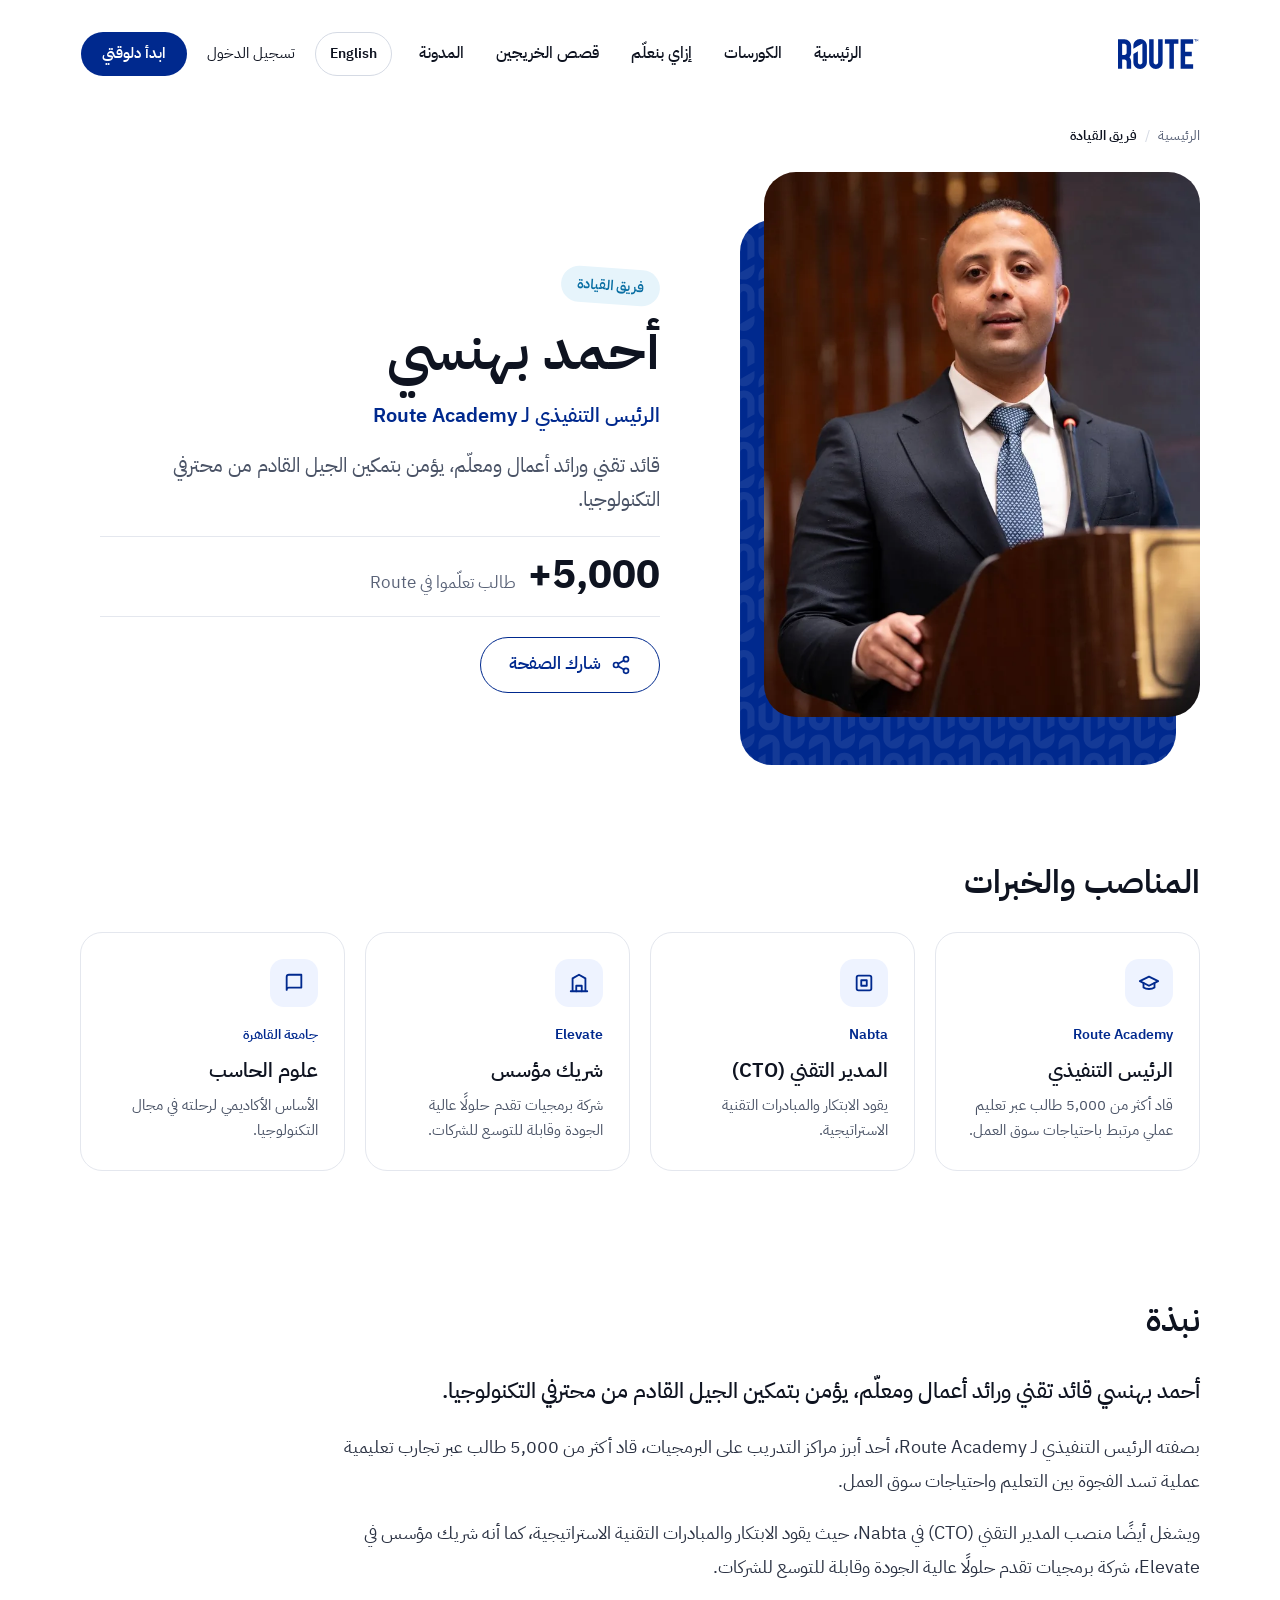
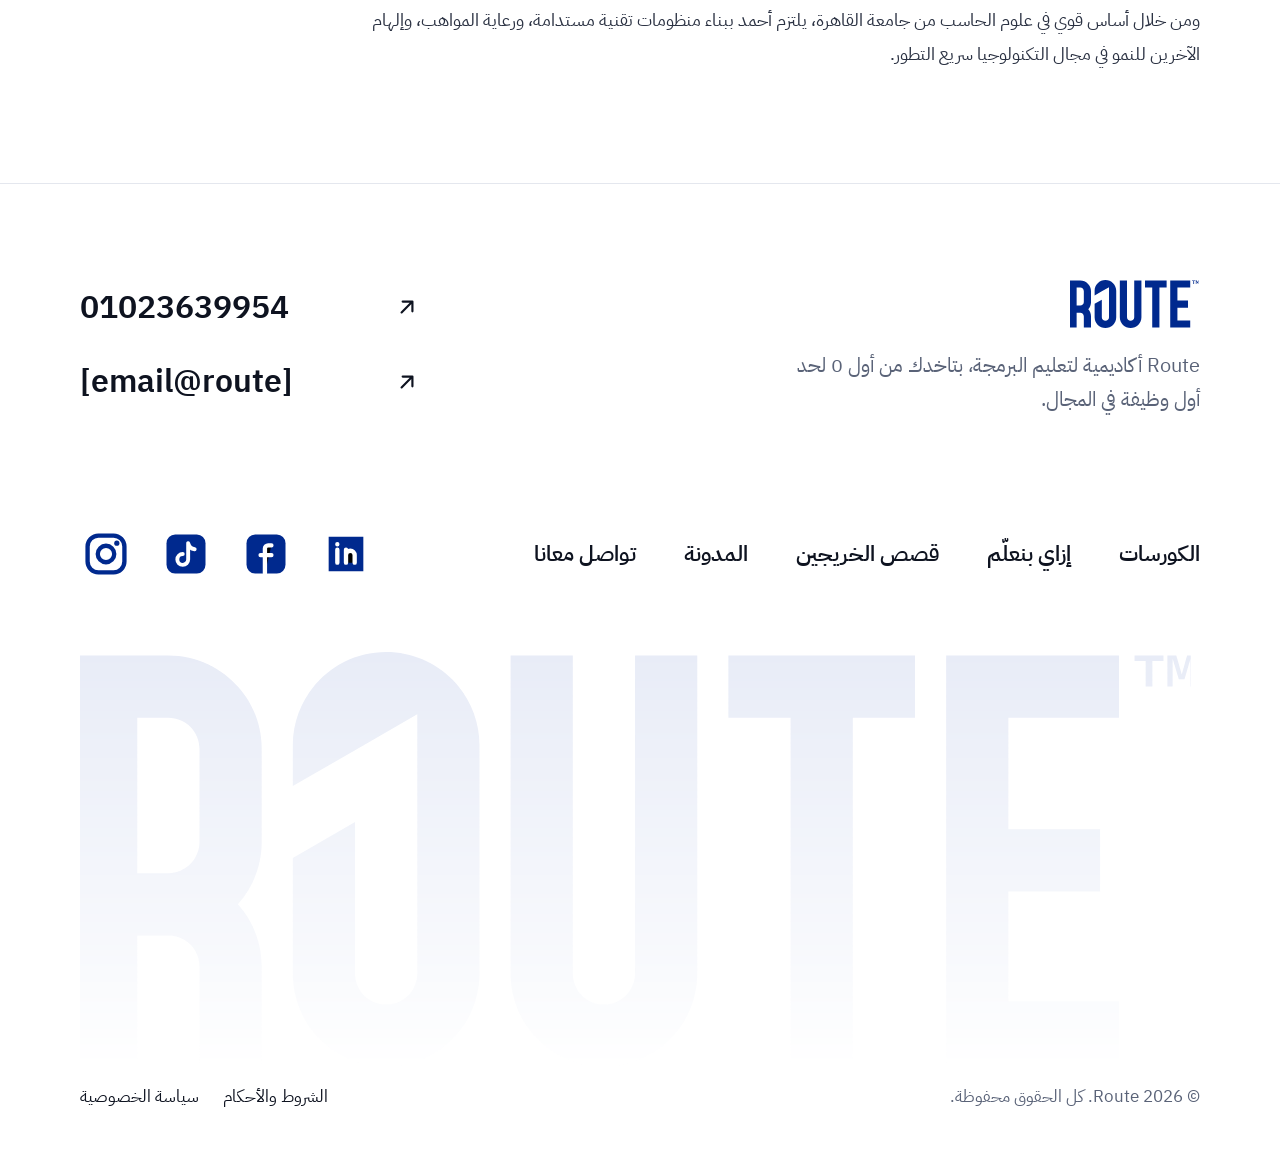
<file: leadership.html>
<!doctype html>
<html lang="ar" dir="rtl">
<head>
<meta charset="utf-8">
<meta name="viewport" content="width=device-width, initial-scale=1, viewport-fit=cover">
<title>أحمد بهنسي — الرئيس التنفيذي لـ Route Academy</title>
<meta name="description" content="أحمد بهنسي، الرئيس التنفيذي لـ Route Academy، والمدير التقني في Nabta، وشريك مؤسس في Elevate.">
<link rel="preconnect" href="https://fonts.googleapis.com">
<link rel="preconnect" href="https://fonts.gstatic.com" crossorigin>
<link rel="stylesheet" href="https://fonts.googleapis.com/css2?family=IBM+Plex+Sans+Arabic:wght@300;400;500;600;700&family=Urbanist:wght@400;500;600;700;800&display=swap">
<style>
:root{color-scheme:light;--primary:#00298E;--primary-deep:#001F6B;--cyan:#1AA0DB;--cyan-ink:#0A6FA3;--cyan-soft:#E6F4FB;--ink:#0E1320;--body:#4A5366;--muted:#5A6378;--line:#E4E7EE;--line-2:#D5DAE4;--soft:#EEF3FF;--alt:#E9F4FF;--alt-line:#D3E6FA;--bg:#FFFFFF;
  --font:'IBM Plex Sans Arabic','Urbanist',Tahoma,'Segoe UI',sans-serif;--pad:80px;box-sizing:border-box;padding-top:env(safe-area-inset-top,0px);padding-bottom:env(safe-area-inset-bottom,0px)}
html[lang="en"]{--font:'Urbanist','IBM Plex Sans Arabic','Segoe UI',Helvetica,sans-serif}
*,*::before,*::after{box-sizing:border-box}
html{scroll-behavior:smooth;scroll-padding-top:110px}
body{margin:0;background:var(--bg);color:var(--ink);font-family:var(--font);font-size:17px;line-height:1.7;-webkit-font-smoothing:antialiased}
a{color:inherit} button{font:inherit;cursor:pointer} p{margin:0} h1,h2,h3{margin:0;font-weight:600;line-height:1.3}
:focus-visible{outline:3px solid var(--cyan);outline-offset:3px;border-radius:6px}
.wrap{max-width:1440px;margin-inline:auto;padding-inline:var(--pad)}
.arrow{width:20px;height:20px;flex-shrink:0} html[dir="rtl"] .arrow{transform:scaleX(-1)}
.btn{display:inline-flex;align-items:center;justify-content:center;gap:10px;height:56px;padding-inline:28px;border-radius:999px;font-size:17px;font-weight:600;text-decoration:none;white-space:nowrap;border:1px solid transparent;transition:background .15s,color .15s,border-color .15s}
.btn-primary{background:var(--primary);color:#fff}.btn-primary:hover{background:var(--primary-deep)}
.btn-outline{border-color:var(--primary);color:var(--primary);background:#fff}.btn-outline:hover{background:var(--soft)}
.btn-sm{height:44px;padding-inline:20px;font-size:15px}
.sr-only{position:absolute;width:1px;height:1px;padding:0;margin:-1px;overflow:hidden;clip:rect(0,0,0,0);white-space:nowrap;border:0}

/* header: full-width at top, shrinks into a floating pill on scroll */
.site-header{position:sticky;top:0;z-index:20;padding:12px var(--pad) 0;margin-bottom:-96px;pointer-events:none}
.nav-pill{pointer-events:auto;max-width:1280px;margin:0 auto;height:84px;display:grid;grid-template-columns:1fr auto 1fr;align-items:center;gap:24px;padding-inline:0;background:transparent;border:1px solid transparent;border-radius:999px;transition:max-width .45s cubic-bezier(.2,.7,.2,1),height .35s,padding .35s,background .35s,border-color .35s,margin .35s}
.site-header.scrolled .nav-pill{max-width:960px;height:68px;padding-inline:28px 8px;background:rgba(255,255,255,.9);backdrop-filter:blur(16px);-webkit-backdrop-filter:blur(14px);border-color:var(--line)}
.logo{justify-self:start;display:flex;align-items:center;color:var(--primary);text-decoration:none;min-height:44px}
.logo svg{display:block;height:30px;width:auto;transition:height .35s}
.site-header.scrolled .logo svg{height:24px}
.nav{display:flex;gap:32px;font-size:16px;font-weight:500}
.nav a{text-decoration:none;color:var(--ink);padding-block:10px;white-space:nowrap;position:relative;transition:color .2s}
.nav a:hover,.nav a.active{color:var(--primary)}
.nav a::after{content:"";position:absolute;inset-inline:0;bottom:2px;height:2px;border-radius:2px;background:var(--primary);transform:scaleX(0);transition:transform .25s}
.nav a.active::after{transform:scaleX(1)}
.site-header.scrolled .nav{gap:26px;font-size:15px}
.actions{justify-self:end;display:flex;align-items:center;gap:8px}
.site-header.scrolled .login{display:none}
.lang{height:44px;padding-inline:14px;border-radius:999px;border:1px solid var(--line-2);background:#fff;color:var(--ink);font-size:14px;font-weight:600}
.lang:hover{border-color:var(--primary);color:var(--primary)}
.login{text-decoration:none;font-size:15px;padding-inline:12px;height:44px;display:flex;align-items:center}
.site-header.scrolled .btn-sm{height:50px;padding-inline:24px}
.menu-btn{display:none;width:44px;height:44px;border-radius:50%;border:1px solid var(--line-2);background:#fff;color:var(--ink);align-items:center;justify-content:center}
.mobile-nav{pointer-events:auto;display:none;position:absolute;top:100%;left:var(--pad);right:var(--pad);max-width:1280px;margin:8px auto 0;padding:12px 20px;flex-direction:column;gap:2px;background:#fff;border:1px solid var(--line);border-radius:24px}
.mobile-nav a{min-height:48px;display:flex;align-items:center;text-decoration:none;font-size:17px}
.mobile-nav.open{display:flex}
.site-header.sub{margin-bottom:0}




.crumbs{display:flex;flex-wrap:wrap;gap:8px;align-items:center;font-size:14px;color:var(--muted);margin:28px 0 0;padding:0;list-style:none}
.crumbs a{text-decoration:none;color:var(--muted)} .crumbs a:hover{color:var(--primary)}
.crumbs li+li::before{content:"/";margin-inline-end:8px;color:var(--line-2)}
.crumbs [aria-current]{color:var(--ink);font-weight:600}
.profile{display:grid;grid-template-columns:minmax(0,460px) minmax(0,1fr);gap:80px;align-items:center;padding:48px 0 32px}
.photo{position:relative;padding:0 0 24px 24px}
html[dir="rtl"] .photo{padding:0 24px 24px 0}
.photo::before{content:"";position:absolute;inset:24px 0 0 24px;border-radius:32px;background:var(--primary) url("[data-uri]") repeat;background-size:150px auto;background-position:center}
html[dir="rtl"] .photo::before{inset:24px 24px 0 0}
.photo img{position:relative;display:block;width:100%;height:auto;aspect-ratio:4/5;object-fit:cover;border-radius:32px;translate:-24px -24px}
html[dir="rtl"] .photo img{translate:24px -24px}
.who{display:flex;flex-direction:column;gap:16px;align-items:flex-start}
.eyebrow{padding:6px 16px;border-radius:999px;background:var(--cyan-soft);color:var(--cyan-ink);font-size:14px;font-weight:600;transform:rotate(-4deg)}
html[dir="rtl"] .eyebrow{transform:rotate(4deg)}
.who h1{font-size:clamp(40px,4.4vw,64px);line-height:1.1}
.role{font-size:20px;font-weight:600;color:var(--primary)}
.who .lead{font-size:20px;color:var(--body);max-width:560px}
.stat{display:flex;align-items:baseline;gap:12px;padding:18px 0;border-block:1px solid var(--line);width:100%;max-width:560px;margin-block:4px}
.stat b{font-size:40px;font-weight:700;color:var(--ink);line-height:1}
.stat span{color:var(--muted)}
.who .btn svg{flex-shrink:0}
.sec{padding:64px 0}
.sec h2{font-size:clamp(28px,2.6vw,36px);margin-bottom:28px}
.roles{display:grid;grid-template-columns:repeat(4,minmax(0,1fr));gap:20px}
.rc{border:1px solid var(--line);border-radius:22px;padding:26px;display:flex;flex-direction:column;gap:10px}
.rc .ic{width:48px;height:48px;border-radius:14px;background:var(--soft);color:var(--primary);display:flex;align-items:center;justify-content:center;margin-bottom:6px}
.rc small{font-size:14px;font-weight:600;color:var(--primary)}
.rc h3{font-size:20px}
.rc p{color:var(--body);font-size:15px}
.bio{display:grid;grid-template-columns:minmax(0,1fr);gap:18px;max-width:860px}
.bio p{font-size:18px;line-height:1.9;color:#2A3142}
.bio p:first-child{font-size:22px;color:var(--ink);font-weight:500}
.toast{position:fixed;bottom:24px;left:50%;translate:-50% 20px;opacity:0;z-index:40;background:var(--ink);color:#fff;padding:12px 20px;border-radius:999px;font-size:15px;transition:opacity .25s,translate .25s;pointer-events:none}
.toast.show{opacity:1;translate:-50% 0}
.site-footer{background:#fff;border-top:1px solid var(--line);margin-top:48px}
.site-footer{padding-block:96px 40px;overflow:hidden}
.ft-top{display:flex;justify-content:space-between;align-items:flex-start;gap:48px;flex-wrap:wrap}
.ft-brand{display:flex;flex-direction:column;gap:20px;max-width:420px}
.ft-brand .logo svg{height:48px}
.ft-brand p{font-size:20px;color:var(--muted);line-height:1.7}
.ft-contact{display:flex;flex-direction:column;gap:20px;min-width:340px}
.ft-contact a{display:flex;justify-content:space-between;align-items:center;gap:40px;text-decoration:none;color:var(--ink);font-size:32px;font-weight:600}
.ft-contact a:hover{color:var(--primary)}
.ft-contact .ext{flex-shrink:0;width:26px;height:26px;transition:transform .2s}
html[dir="rtl"] .ft-contact a{flex-direction:row}
.ft-contact a:hover .ext{transform:translate(2px,-2px)}
.ft-mid{display:flex;justify-content:space-between;align-items:center;gap:32px;flex-wrap:wrap;margin-top:112px}
.ft-links{display:flex;gap:48px;flex-wrap:wrap}
.ft-links a{text-decoration:none;color:var(--ink);font-size:22px;font-weight:600}
.ft-links a:hover{color:var(--primary)}
.ft-social{display:flex;gap:28px}
.ft-social svg{width:52px;height:52px}
.ft-social a{color:var(--primary);display:flex;border-radius:8px}
.ft-social a:hover{opacity:.8}
.ft-mark-wrap{margin-top:72px;direction:ltr;-webkit-mask-image:linear-gradient(to bottom,#000 0%,rgba(0,0,0,.35) 70%,transparent 100%);mask-image:linear-gradient(to bottom,#000 0%,rgba(0,0,0,.35) 70%,transparent 100%)}
.foot-mark{display:block;width:100%;height:auto;color:#E8ECF7}
.ft-bottom{display:flex;justify-content:space-between;gap:16px;flex-wrap:wrap;margin-top:16px;font-size:17px;color:var(--muted)}
.ft-bottom a{color:var(--ink);text-decoration:none}
.ft-bottom a:hover{color:var(--primary)}
.ft-legal{display:flex;gap:24px;flex-wrap:wrap}
html.rv-on .rv{opacity:0;translate:0 24px;transition:opacity .7s cubic-bezier(.2,.7,.2,1),translate .7s cubic-bezier(.2,.7,.2,1);transition-delay:var(--rvd,0s)}
html.rv-on .rv.in{opacity:1;translate:0 0}
@media (max-width:1180px){:root{--pad:40px}
  .nav{display:none}
  .nav-pill{grid-template-columns:1fr auto}
  .menu-btn{display:inline-flex}
  .login{display:none}

  .profile{grid-template-columns:minmax(0,360px) minmax(0,1fr);gap:48px}.roles{grid-template-columns:repeat(2,minmax(0,1fr))}
  .ft-contact a{font-size:24px}
  .ft-social svg{width:44px;height:44px}
  .ft-mid{margin-top:72px}
}
@media (max-width:900px){.profile{grid-template-columns:minmax(0,1fr);gap:40px}.photo{max-width:380px}}
@media (max-width:600px){:root{--pad:20px}body{font-size:16px}
  .logo svg{height:24px}
  .nav-pill{height:64px}
  .site-header{padding-top:8px}
  .site-header.scrolled .nav-pill{height:60px;padding-inline:18px 8px}
  .actions .btn-sm{display:none}

  .roles{grid-template-columns:minmax(0,1fr)}.who .btn{width:100%}.bio p{font-size:17px}.bio p:first-child{font-size:19px}.sec{padding:48px 0}
  .ft-contact{min-width:0;width:100%}
  .ft-contact a{font-size:20px}
  .ft-links{gap:16px 24px}
  .ft-links a{font-size:17px}
  .ft-social{gap:18px}
  .ft-social svg{width:36px;height:36px}
  .ft-brand p{font-size:17px}
  .ft-mid{margin-top:48px}
  .site-footer{padding-block:56px 24px}
}
@media (prefers-reduced-motion:reduce){html{scroll-behavior:auto}*{transition:none!important}}
</style>
</head>
<body>
<header class="site-header sub">
  <div class="nav-pill">
    <a class="logo" href="index.html"><svg width="108" height="40" role="img" aria-label="Route" viewBox="0 0 108 40" fill="none" xmlns="http://www.w3.org/2000/svg">
<g clip-path="url(#routeClip1)">
<path d="M101.689 0.868868H102.761V3.33331H103.409V0.868868H104.48V0.333313H101.689V0.868868Z" fill="currentColor"/>
<path d="M106.758 0.333313C106.758 0.333313 106.265 2.08109 106.251 2.17961C106.237 2.08109 105.715 0.333313 105.715 0.333313H104.855V3.33331H105.363V0.657387L105.955 2.61628H106.504L107.082 0.657387V3.33331H107.59V0.333313H106.758Z" fill="currentColor"/>
<path d="M17.5215 9.33331C17.5215 4.36294 13.4919 0.333313 8.52148 0.333313H-0.478516V39.6666H5.52148V27.3333H8.52148C10.1782 27.3333 11.5215 28.6766 11.5215 30.3333V39.6666H17.5215V30.3333C17.5215 28.0281 16.6544 25.9255 15.2289 24.3333C16.6541 22.7411 17.5215 20.6385 17.5215 18.3333V9.33331ZM5.52148 21.3333V6.33331H8.52148C10.1782 6.33331 11.5215 7.67665 11.5215 9.33331V18.3333C11.5215 19.9904 10.1782 21.3333 8.52148 21.3333H5.52148Z" fill="currentColor"/>
<path d="M35.8856 2.63593C34.2567 1.00741 32.0067 0 29.5215 0C24.5507 0 20.5215 4.02926 20.5215 9V12.9278L26.5215 9.4637L32.5215 5.99963V30.9996C32.5215 32.6563 31.1782 33.9996 29.5215 33.9996C27.8648 33.9996 26.5215 32.6563 26.5215 30.9996V16.3915L20.5215 19.8556V30.9996C20.5215 35.9704 24.5507 39.9996 29.5215 39.9996C34.4922 39.9996 38.5215 35.9704 38.5215 30.9996V9C38.5215 6.51481 37.5141 4.26481 35.8856 2.63593Z" fill="currentColor"/>
<path d="M53.5215 0.333313V31C53.5215 32.6566 52.1782 34 50.5215 34C48.8648 34 47.5215 32.6566 47.5215 31V0.333313H41.5215V31C41.5215 35.9707 45.5507 40 50.5215 40C55.4922 40 59.5215 35.9707 59.5215 31V0.333313H53.5215Z" fill="currentColor"/>
<path d="M62.5215 0.333313V6.33331H68.5215V39.6666H74.5215V6.33331H80.5215V0.333313H62.5215Z" fill="currentColor"/>
<path d="M100.188 6.33331V0.333313H85.0126H83.5215V39.6666H89.5215H100.188V33.6666H89.5215V23.0885H98.367V17.0885H89.5215V6.33331H100.188Z" fill="currentColor"/>
</g>
<defs>
<clipPath id="routeClip1">
<rect width="107.111" height="40" fill="white"/>
</clipPath>
</defs>
</svg></a>
    <nav class="nav" aria-label="Main" id="mainNav">
      <a href="index.html" data-t="navHome"></a>
      <a href="courses.html" data-t="navTracks"></a>
      <a href="index.html#how" data-t="navHow"></a>
      <a href="index.html#stories" data-t="navStories"></a>
      <a href="index.html#blog" data-t="navBlog"></a>
    </nav>
    <div class="actions">
      <button class="lang" id="langBtn" type="button" lang="en">English</button>
      <a class="login" href="#" data-t="login"></a>
      <a class="btn btn-primary btn-sm" href="courses.html" data-t="start"></a>
      <button class="menu-btn" id="menuBtn" type="button" aria-expanded="false" aria-controls="mobileNav" data-t-aria="menu">
        <svg width="20" height="20" viewBox="0 0 24 24" fill="none" stroke="currentColor" stroke-width="2" stroke-linecap="round" aria-hidden="true"><path d="M4 7h16M4 12h16M4 17h16"/></svg>
      </button>
    </div>
  </div>
  <nav class="mobile-nav" id="mobileNav" aria-label="Mobile">
    <a href="index.html" data-t="navHome"></a>
    <a href="courses.html" data-t="navTracks"></a>
    <a href="index.html#how" data-t="navHow"></a>
    <a href="index.html#stories" data-t="navStories"></a>
    <a href="index.html#blog" data-t="navBlog"></a>
    <a href="#" data-t="login"></a>
  </nav>
</header>
<main class="wrap">
  <ol class="crumbs" aria-label="Breadcrumb"><li><a href="index.html" data-t="crumbHome"></a></li><li><span aria-current="page" data-t="crumb"></span></li></ol>
  <section class="profile" aria-labelledby="pName">
    <div class="photo rv"><img src="[data-uri]" alt="" id="pImg" width="720" height="900" decoding="async"></div>
    <div class="who">
      <span class="eyebrow rv" data-t="eyebrow"></span>
      <h1 id="pName" class="rv" data-t="name"></h1>
      <p class="role rv" data-t="role"></p>
      <p class="lead rv" data-t="lead"></p>
      <div class="stat rv"><b dir="ltr" data-t="stat"></b><span data-t="statL"></span></div>
      <button type="button" class="btn btn-outline rv" id="shareBtn"><svg width="20" height="20" viewBox="0 0 24 24" fill="none" stroke="currentColor" stroke-width="2" stroke-linecap="round" stroke-linejoin="round" aria-hidden="true"><circle cx="18" cy="5" r="3"/><circle cx="6" cy="12" r="3"/><circle cx="18" cy="19" r="3"/><path d="M8.6 13.5l6.8 4M15.4 6.5l-6.8 4"/></svg><span data-t="share"></span></button>
    </div>
  </section>
  <section class="sec" aria-labelledby="rolesTitle"><h2 id="rolesTitle" class="rv" data-t="rolesTitle"></h2><div class="roles" id="roles"></div></section>
  <section class="sec" aria-labelledby="bioTitle"><h2 id="bioTitle" class="rv" data-t="bioTitle"></h2><div class="bio" id="bio"></div></section>
</main>
<div class="toast" id="toast" role="status" aria-live="polite"></div>
<footer class="site-footer">
  <div class="wrap">
    <div class="ft-top">
      <div class="ft-brand">
        <a class="logo" href="index.html"><svg width="108" height="40" role="img" aria-label="Route" viewBox="0 0 108 40" fill="none" xmlns="http://www.w3.org/2000/svg">
<g clip-path="url(#routeClip2)">
<path d="M101.689 0.868868H102.761V3.33331H103.409V0.868868H104.48V0.333313H101.689V0.868868Z" fill="currentColor"/>
<path d="M106.758 0.333313C106.758 0.333313 106.265 2.08109 106.251 2.17961C106.237 2.08109 105.715 0.333313 105.715 0.333313H104.855V3.33331H105.363V0.657387L105.955 2.61628H106.504L107.082 0.657387V3.33331H107.59V0.333313H106.758Z" fill="currentColor"/>
<path d="M17.5215 9.33331C17.5215 4.36294 13.4919 0.333313 8.52148 0.333313H-0.478516V39.6666H5.52148V27.3333H8.52148C10.1782 27.3333 11.5215 28.6766 11.5215 30.3333V39.6666H17.5215V30.3333C17.5215 28.0281 16.6544 25.9255 15.2289 24.3333C16.6541 22.7411 17.5215 20.6385 17.5215 18.3333V9.33331ZM5.52148 21.3333V6.33331H8.52148C10.1782 6.33331 11.5215 7.67665 11.5215 9.33331V18.3333C11.5215 19.9904 10.1782 21.3333 8.52148 21.3333H5.52148Z" fill="currentColor"/>
<path d="M35.8856 2.63593C34.2567 1.00741 32.0067 0 29.5215 0C24.5507 0 20.5215 4.02926 20.5215 9V12.9278L26.5215 9.4637L32.5215 5.99963V30.9996C32.5215 32.6563 31.1782 33.9996 29.5215 33.9996C27.8648 33.9996 26.5215 32.6563 26.5215 30.9996V16.3915L20.5215 19.8556V30.9996C20.5215 35.9704 24.5507 39.9996 29.5215 39.9996C34.4922 39.9996 38.5215 35.9704 38.5215 30.9996V9C38.5215 6.51481 37.5141 4.26481 35.8856 2.63593Z" fill="currentColor"/>
<path d="M53.5215 0.333313V31C53.5215 32.6566 52.1782 34 50.5215 34C48.8648 34 47.5215 32.6566 47.5215 31V0.333313H41.5215V31C41.5215 35.9707 45.5507 40 50.5215 40C55.4922 40 59.5215 35.9707 59.5215 31V0.333313H53.5215Z" fill="currentColor"/>
<path d="M62.5215 0.333313V6.33331H68.5215V39.6666H74.5215V6.33331H80.5215V0.333313H62.5215Z" fill="currentColor"/>
<path d="M100.188 6.33331V0.333313H85.0126H83.5215V39.6666H89.5215H100.188V33.6666H89.5215V23.0885H98.367V17.0885H89.5215V6.33331H100.188Z" fill="currentColor"/>
</g>
<defs>
<clipPath id="routeClip2">
<rect width="107.111" height="40" fill="white"/>
</clipPath>
</defs>
</svg></a>
        <p data-t="footAbout"></p>
      </div>
      <div class="ft-contact">
        <a href="tel:+201023639954" dir="ltr"><span>01023639954</span><svg class="ext" width="22" height="22" viewBox="0 0 24 24" fill="none" stroke="currentColor" stroke-width="2" stroke-linecap="round" stroke-linejoin="round" aria-hidden="true"><path d="M7 17L17 7M8 7h9v9"/></svg></a>
        <a href="mailto:" dir="ltr"><span>[email@route]</span><svg class="ext" width="22" height="22" viewBox="0 0 24 24" fill="none" stroke="currentColor" stroke-width="2" stroke-linecap="round" stroke-linejoin="round" aria-hidden="true"><path d="M7 17L17 7M8 7h9v9"/></svg></a>
      </div>
    </div>
    <div class="ft-mid">
      <nav class="ft-links" aria-label="Footer">
        <a href="index.html#tracks" data-t="navTracks"></a>
        <a href="index.html#how" data-t="navHow"></a>
        <a href="index.html#stories" data-t="navStories"></a>
        <a href="index.html#blog" data-t="navBlog"></a>
        <a href="index.html#contact" data-t="contactEyebrow"></a>
      </nav>
      <div class="ft-social"><a href="https://www.linkedin.com/company/routeailearning" rel="noopener" target="_blank" aria-label="LinkedIn"><svg width="36" height="36" viewBox="0 0 24 24" aria-hidden="true"><path d="M4 4h16v16H4z" stroke="none" fill="currentColor" rx="3"/><path d="M8 10v6M8 7.5v.01M12 16v-3.5a2 2 0 0 1 4 0V16M12 10v6" stroke="#fff" stroke-width="2" stroke-linecap="round"/></svg></a><a href="https://www.facebook.com/routeailearning" rel="noopener" target="_blank" aria-label="Facebook"><svg width="36" height="36" viewBox="0 0 24 24" aria-hidden="true"><rect x="3" y="3" width="18" height="18" rx="4" fill="currentColor"/><path d="M14.5 8H13a1.5 1.5 0 0 0-1.5 1.5V21M9.5 12.5h5" stroke="#fff" stroke-width="2" stroke-linecap="round"/></svg></a><a href="https://www.tiktok.com/@routeailearning" rel="noopener" target="_blank" aria-label="TikTok"><svg width="36" height="36" viewBox="0 0 24 24" aria-hidden="true"><rect x="3" y="3" width="18" height="18" rx="4" fill="currentColor"/><path d="M13 7v7.5a2.5 2.5 0 1 1-2.5-2.5M13 7c.4 1.6 1.6 2.6 3 2.8" stroke="#fff" stroke-width="1.8" stroke-linecap="round" fill="none"/></svg></a><a href="https://www.instagram.com/routeailearning" rel="noopener" target="_blank" aria-label="Instagram"><svg width="36" height="36" viewBox="0 0 24 24" aria-hidden="true"><rect x="3.5" y="3.5" width="17" height="17" rx="5" fill="none" stroke="currentColor" stroke-width="2"/><circle cx="12" cy="12" r="3.8" fill="none" stroke="currentColor" stroke-width="2"/><circle cx="17" cy="7" r="1.2" fill="currentColor"/></svg></a></div>
    </div>
    <div class="ft-mark-wrap"><svg class="foot-mark"  aria-hidden="true" focusable="false" viewBox="0 0 108 40" fill="none" xmlns="http://www.w3.org/2000/svg">
<g clip-path="url(#routeClip9)">
<path d="M101.689 0.868868H102.761V3.33331H103.409V0.868868H104.48V0.333313H101.689V0.868868Z" fill="currentColor"/>
<path d="M106.758 0.333313C106.758 0.333313 106.265 2.08109 106.251 2.17961C106.237 2.08109 105.715 0.333313 105.715 0.333313H104.855V3.33331H105.363V0.657387L105.955 2.61628H106.504L107.082 0.657387V3.33331H107.59V0.333313H106.758Z" fill="currentColor"/>
<path d="M17.5215 9.33331C17.5215 4.36294 13.4919 0.333313 8.52148 0.333313H-0.478516V39.6666H5.52148V27.3333H8.52148C10.1782 27.3333 11.5215 28.6766 11.5215 30.3333V39.6666H17.5215V30.3333C17.5215 28.0281 16.6544 25.9255 15.2289 24.3333C16.6541 22.7411 17.5215 20.6385 17.5215 18.3333V9.33331ZM5.52148 21.3333V6.33331H8.52148C10.1782 6.33331 11.5215 7.67665 11.5215 9.33331V18.3333C11.5215 19.9904 10.1782 21.3333 8.52148 21.3333H5.52148Z" fill="currentColor"/>
<path d="M35.8856 2.63593C34.2567 1.00741 32.0067 0 29.5215 0C24.5507 0 20.5215 4.02926 20.5215 9V12.9278L26.5215 9.4637L32.5215 5.99963V30.9996C32.5215 32.6563 31.1782 33.9996 29.5215 33.9996C27.8648 33.9996 26.5215 32.6563 26.5215 30.9996V16.3915L20.5215 19.8556V30.9996C20.5215 35.9704 24.5507 39.9996 29.5215 39.9996C34.4922 39.9996 38.5215 35.9704 38.5215 30.9996V9C38.5215 6.51481 37.5141 4.26481 35.8856 2.63593Z" fill="currentColor"/>
<path d="M53.5215 0.333313V31C53.5215 32.6566 52.1782 34 50.5215 34C48.8648 34 47.5215 32.6566 47.5215 31V0.333313H41.5215V31C41.5215 35.9707 45.5507 40 50.5215 40C55.4922 40 59.5215 35.9707 59.5215 31V0.333313H53.5215Z" fill="currentColor"/>
<path d="M62.5215 0.333313V6.33331H68.5215V39.6666H74.5215V6.33331H80.5215V0.333313H62.5215Z" fill="currentColor"/>
<path d="M100.188 6.33331V0.333313H85.0126H83.5215V39.6666H89.5215H100.188V33.6666H89.5215V23.0885H98.367V17.0885H89.5215V6.33331H100.188Z" fill="currentColor"/>
</g>
<defs>
<clipPath id="routeClip9">
<rect width="107.111" height="40" fill="white"/>
</clipPath>
</defs>
</svg></div>
    <div class="ft-bottom"><span data-t="rights"></span><span class="ft-legal"><a href="terms.html" data-t="terms"></a><a href="privacy.html" data-t="privacy"></a></span></div>
  </div>
</footer>
<script>
(function(){
  var T={"ar": {"langBtn": "English", "menu": "القائمة", "navHome": "الرئيسية", "navTracks": "الكورسات", "navHow": "إزاي بنعلّم", "navStories": "قصص الخريجين", "navBlog": "المدونة", "login": "تسجيل الدخول", "start": "ابدأ دلوقتي", "crumbHome": "الرئيسية", "crumb": "فريق القيادة", "eyebrow": "فريق القيادة", "name": "أحمد بهنسي", "role": "الرئيس التنفيذي لـ Route Academy", "alt": "أحمد بهنسي، الرئيس التنفيذي لـ Route Academy", "lead": "قائد تقني ورائد أعمال ومعلّم، يؤمن بتمكين الجيل القادم من محترفي التكنولوجيا.", "share": "شارك الصفحة", "copied": "اتنسخ اللينك", "shareText": "أحمد بهنسي، الرئيس التنفيذي لـ Route Academy", "rolesTitle": "المناصب والخبرات", "roles": [["الرئيس التنفيذي", "Route Academy", "قاد أكثر من 5,000 طالب عبر تعليم عملي مرتبط باحتياجات سوق العمل."], ["المدير التقني (CTO)", "Nabta", "يقود الابتكار والمبادرات التقنية الاستراتيجية."], ["شريك مؤسس", "Elevate", "شركة برمجيات تقدم حلولًا عالية الجودة وقابلة للتوسع للشركات."], ["علوم الحاسب", "جامعة القاهرة", "الأساس الأكاديمي لرحلته في مجال التكنولوجيا."]], "bioTitle": "نبذة", "bio": ["أحمد بهنسي قائد تقني ورائد أعمال ومعلّم، يؤمن بتمكين الجيل القادم من محترفي التكنولوجيا.", "بصفته الرئيس التنفيذي لـ Route Academy، أحد أبرز مراكز التدريب على البرمجيات، قاد أكثر من 5,000 طالب عبر تجارب تعليمية عملية تسد الفجوة بين التعليم واحتياجات سوق العمل.", "ويشغل أيضًا منصب المدير التقني (CTO) في Nabta، حيث يقود الابتكار والمبادرات التقنية الاستراتيجية، كما أنه شريك مؤسس في Elevate، شركة برمجيات تقدم حلولًا عالية الجودة وقابلة للتوسع للشركات.", "ومن خلال أساس قوي في علوم الحاسب من جامعة القاهرة، يلتزم أحمد ببناء منظومات تقنية مستدامة، ورعاية المواهب، وإلهام الآخرين للنمو في مجال التكنولوجيا سريع التطور."], "stat": "+5,000", "statL": "طالب تعلّموا في Route", "footAbout": "Route أكاديمية لتعليم البرمجة، بتاخدك من أول 0 لحد أول وظيفة في المجال.", "contactEyebrow": "تواصل معانا", "rights": "© 2026 Route. كل الحقوق محفوظة.", "terms": "الشروط والأحكام", "privacy": "سياسة الخصوصية"}, "en": {"langBtn": "العربية", "menu": "Menu", "navHome": "Home", "navTracks": "Courses", "navHow": "How we teach", "navStories": "Graduate stories", "navBlog": "Blog", "login": "Log in", "start": "Get started", "crumbHome": "Home", "crumb": "Leadership", "eyebrow": "Leadership", "name": "Ahmed Bahnasy", "role": "CEO, Route Academy", "alt": "Ahmed Bahnasy, CEO of Route Academy", "lead": "A technology leader, entrepreneur and educator passionate about empowering the next generation of tech professionals.", "share": "Share this page", "copied": "Link copied", "shareText": "Ahmed Bahnasy, CEO of Route Academy", "rolesTitle": "Roles and experience", "roles": [["Chief Executive Officer", "Route Academy", "Guided 5,000+ students through hands-on learning that bridges education and industry."], ["Chief Technology Officer", "Nabta", "Driving innovation and strategic tech initiatives."], ["Co-founder", "Elevate", "A software house delivering scalable, high-quality solutions for businesses."], ["Computer Science", "Cairo University", "The foundation of his journey in technology."]], "bioTitle": "Biography", "bio": ["Ahmed Bahnasy is a technology leader, entrepreneur, and educator passionate about empowering the next generation of tech professionals.", "As the CEO of Route Academy, a leading software training center, he has guided 5,000+ students through transformative, hands-on learning experiences that bridge the gap between education and industry.", "He also serves as CTO at Nabta, driving innovation and strategic tech initiatives, and is the co-founder of Elevate, a software house delivering scalable, high-quality solutions for businesses.", "With a strong computer science foundation from Cairo University, Ahmed is committed to building sustainable tech ecosystems, fostering talent, and inspiring others to grow in today’s ever-evolving technology landscape."], "stat": "5,000+", "statL": "students guided at Route", "footAbout": "Route is a coding academy that takes you from your first 0 to your first job in tech.", "contactEyebrow": "Contact us", "rights": "© 2026 Route. All rights reserved.", "terms": "Terms of Service", "privacy": "Privacy Policy"}}, IC=["<path d=\"M22 10L12 5 2 10l10 5 10-5z\"/><path d=\"M6 12v5c3 2 9 2 12 0v-5\"/>", "<rect x=\"4\" y=\"4\" width=\"16\" height=\"16\" rx=\"2\"/><path d=\"M9 9h6v6H9z\"/>", "<path d=\"M3 21h18M5 21V7l7-4 7 4v14\"/><path d=\"M9 21v-6h6v6\"/>", "<path d=\"M4 19.5A2.5 2.5 0 0 1 6.5 17H20V3H6.5A2.5 2.5 0 0 0 4 5.5v14z\"/>"];
  var $=function(id){ return document.getElementById(id); };
  function esc(s){ return String(s).replace(/[&<>"]/g,function(c){ return {'&':'&amp;','<':'&lt;','>':'&gt;','"':'&quot;'}[c]; }); }
  var state={lang:'ar'};
  try{ var q=new URLSearchParams(location.search).get('lang'), s=localStorage.getItem('route-lang'); if(q==='en'||q==='ar') state.lang=q; else if(s==='en'||s==='ar') state.lang=s; }catch(e){}
  function render(){
    var t=T[state.lang];
    document.documentElement.lang=state.lang; document.documentElement.dir=state.lang==='ar'?'rtl':'ltr';
    document.title=t.name+' — '+t.role;
    document.querySelectorAll('[data-t]').forEach(function(el){ el.textContent=t[el.getAttribute('data-t')]; });
    document.querySelectorAll('[data-t-aria]').forEach(function(el){ el.setAttribute('aria-label',t[el.getAttribute('data-t-aria')]); });
    var lb=$('langBtn'); lb.textContent=t.langBtn; lb.setAttribute('lang',state.lang==='ar'?'en':'ar');
    $('pImg').alt=t.alt;
    $('roles').innerHTML=t.roles.map(function(r,i){ return '<article class="rc rv in"><span class="ic"><svg width="22" height="22" viewBox="0 0 24 24" fill="none" stroke="currentColor" stroke-width="2" stroke-linecap="round" stroke-linejoin="round" aria-hidden="true">'+IC[i]+'</svg></span><small'+(/[a-z]/i.test(r[1])?' lang="en"':'')+'>'+esc(r[1])+'</small><h3>'+esc(r[0])+'</h3><p>'+esc(r[2])+'</p></article>'; }).join('');
    $('bio').innerHTML=t.bio.map(function(p){ return '<p>'+esc(p)+'</p>'; }).join('');
  }
  function toast(m){ var el=$('toast'); el.textContent=m; el.classList.add('show'); clearTimeout(toast.t); toast.t=setTimeout(function(){ el.classList.remove('show'); },2200); }
  $('shareBtn').addEventListener('click',function(){
    var t=T[state.lang], url=location.href.split('#')[0];
    if(navigator.share){ navigator.share({title:t.shareText, text:t.shareText, url:url}).catch(function(){}); return; }
    function done(){ toast(t.copied); }
    if(navigator.clipboard&&navigator.clipboard.writeText) navigator.clipboard.writeText(url).then(done,fb); else fb();
    function fb(){ var ta=document.createElement('textarea'); ta.value=url; document.body.appendChild(ta); ta.select(); try{ document.execCommand('copy'); done(); }catch(e){} ta.remove(); }
  });
  $('langBtn').addEventListener('click',function(){ state.lang=state.lang==='ar'?'en':'ar'; try{ localStorage.setItem('route-lang',state.lang); }catch(e){} render(); });
  $('menuBtn').addEventListener('click',function(){ var n=$('mobileNav'), o=!n.classList.contains('open'); n.classList.toggle('open',o); this.setAttribute('aria-expanded',o); });
  var reduce=window.matchMedia&&window.matchMedia('(prefers-reduced-motion: reduce)').matches;
  if(!reduce && 'IntersectionObserver' in window){ document.documentElement.classList.add('rv-on');
    var io=new IntersectionObserver(function(es){ es.forEach(function(e){ if(e.isIntersecting){ e.target.classList.add('in'); io.unobserve(e.target); } }); },{threshold:.06});
    document.querySelectorAll('.rv, .ft-top, .ft-mid, .ft-mark-wrap').forEach(function(el,i){ el.classList.add('rv'); el.style.setProperty('--rvd',(Math.min(i,6)*0.06)+'s'); io.observe(el); });
    window.addEventListener('scroll',function(){ if(innerHeight+scrollY>=document.documentElement.scrollHeight-8) document.querySelectorAll('.rv:not(.in)').forEach(function(el){ el.classList.add('in'); }); },{passive:true}); }
  // nav: shrink into floating pill after scrolling
  (function(){
    var hd=document.querySelector('.site-header'), tk=false;
    function f(){ hd.classList.toggle('scrolled', window.scrollY > 40); }
    window.addEventListener('scroll',function(){ if(!tk){ tk=true; requestAnimationFrame(function(){ tk=false; f(); }); } },{passive:true});
    f();
  })();

  render();
})();
</script>
</body>
</html>
</file>
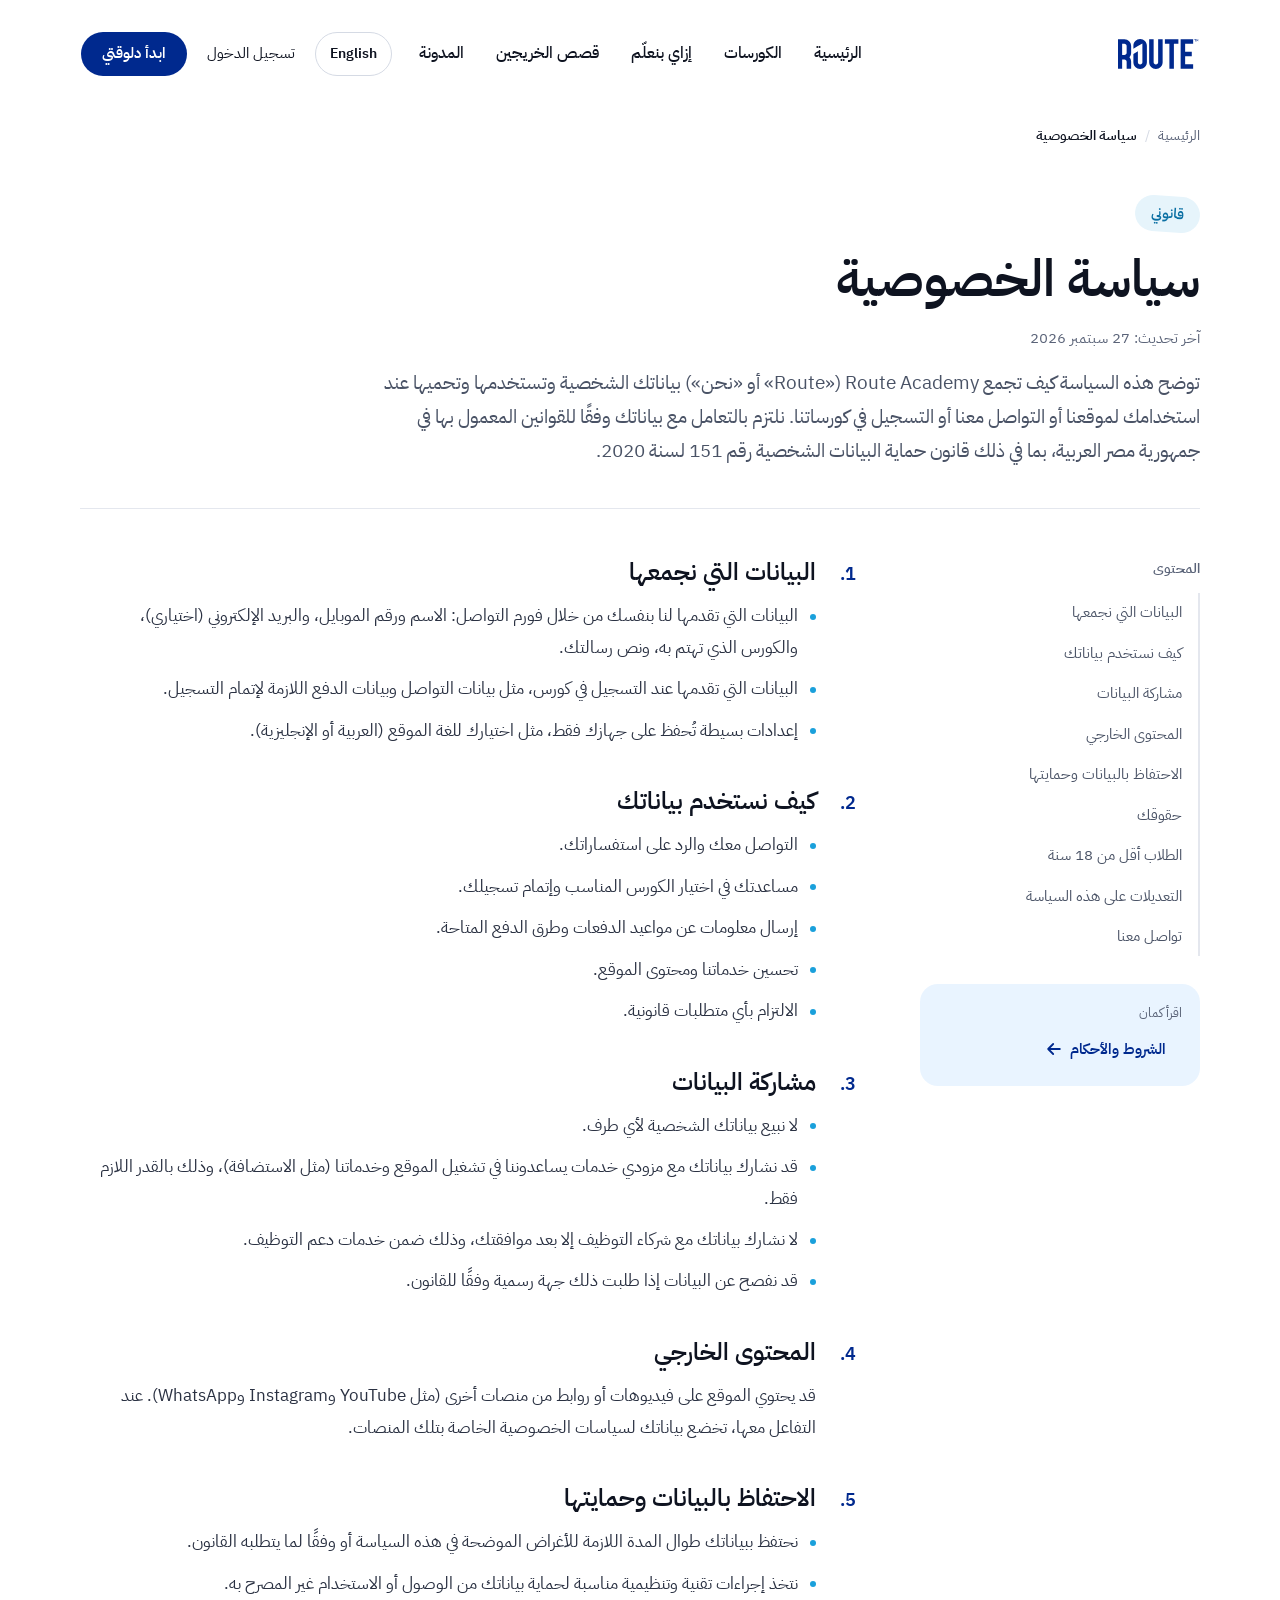
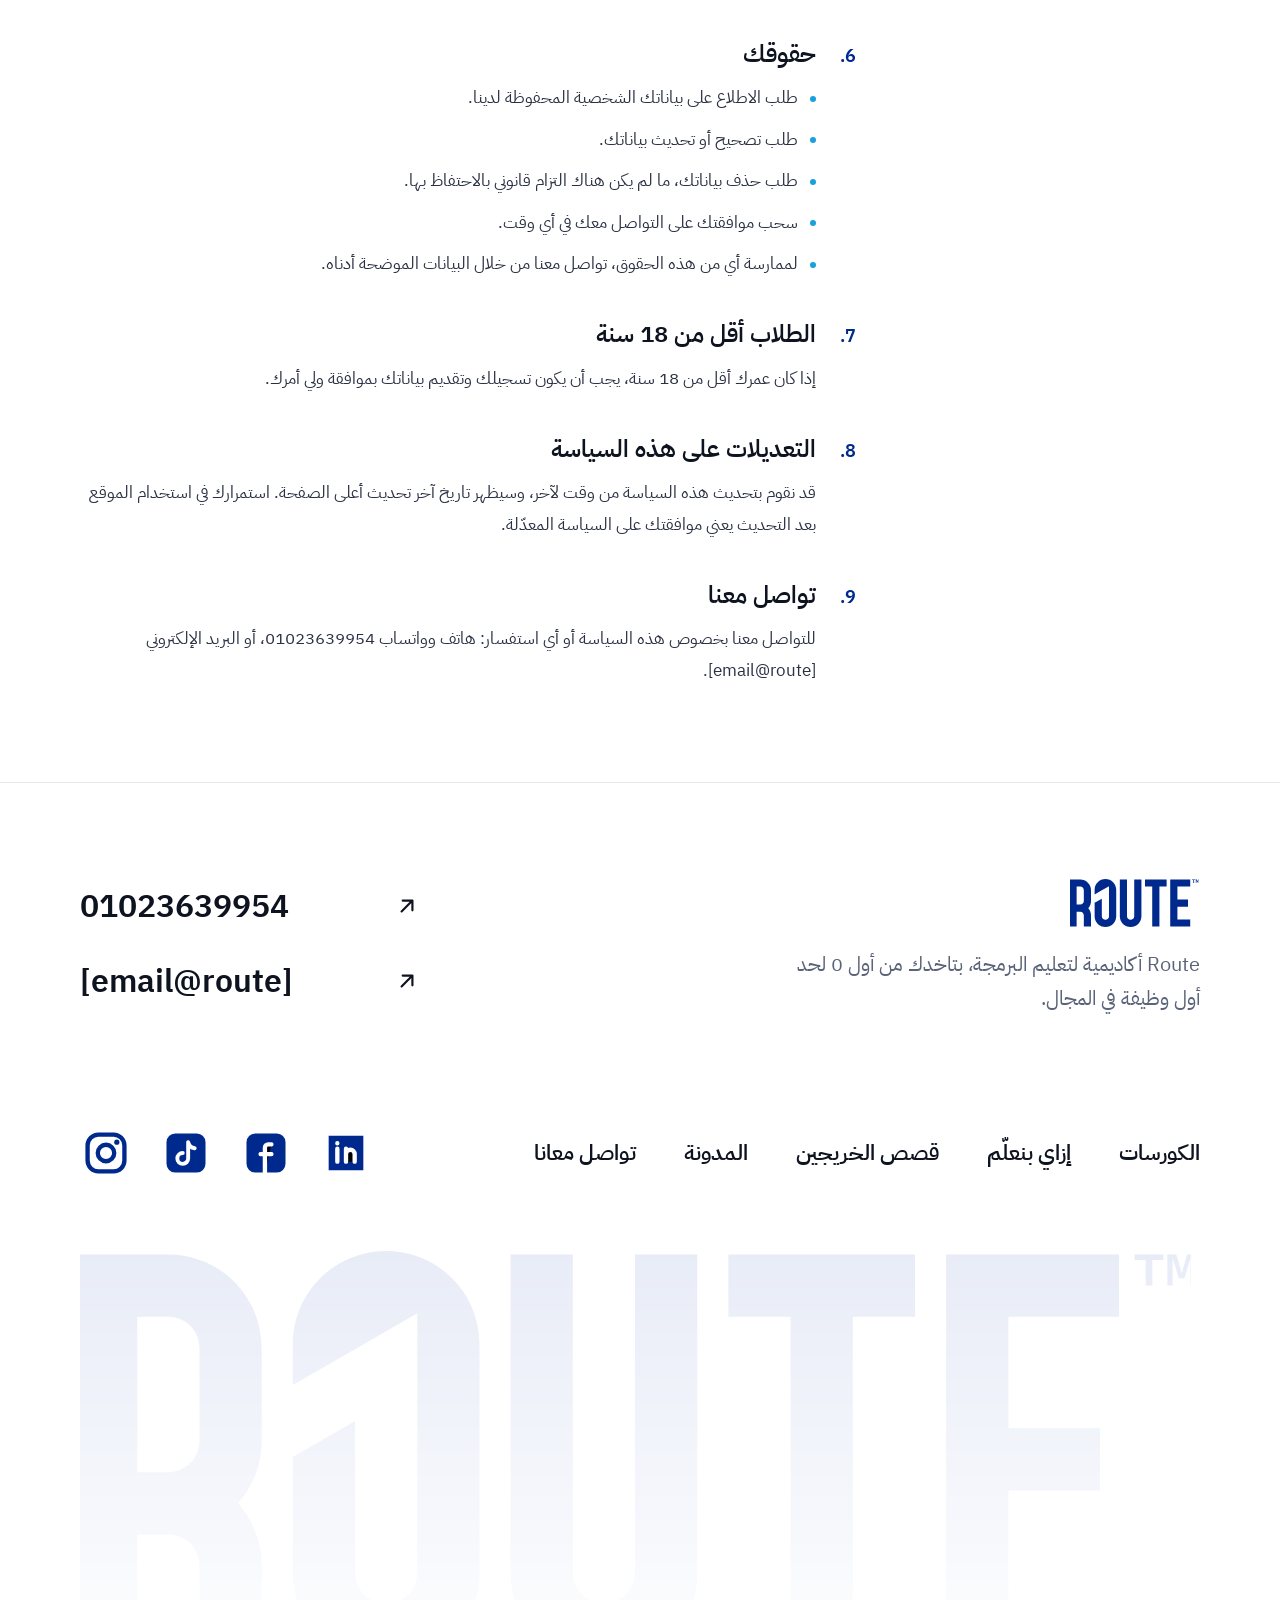
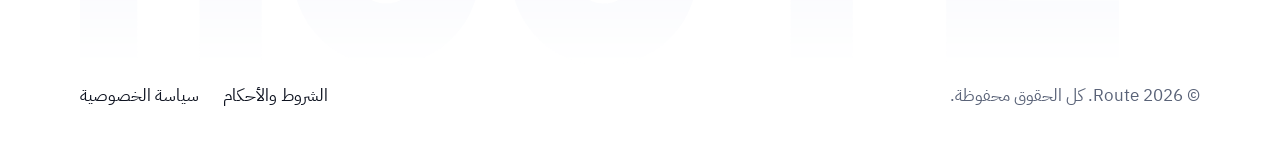
<file: privacy.html>
<!doctype html>
<html lang="ar" dir="rtl">
<head>
<meta charset="utf-8">
<meta name="viewport" content="width=device-width, initial-scale=1, viewport-fit=cover">
<title>سياسة الخصوصية — Route</title>
<meta name="description" content="سياسة الخصوصية الخاصة بـ Route Academy: البيانات التي نجمعها وكيف نستخدمها ونحميها.">
<link rel="preconnect" href="https://fonts.googleapis.com">
<link rel="preconnect" href="https://fonts.gstatic.com" crossorigin>
<link rel="stylesheet" href="https://fonts.googleapis.com/css2?family=IBM+Plex+Sans+Arabic:wght@300;400;500;600;700&family=Urbanist:wght@400;500;600;700;800&display=swap">
<style>
:root{color-scheme:light;--primary:#00298E;--primary-deep:#001F6B;--cyan:#1AA0DB;--cyan-ink:#0A6FA3;--cyan-soft:#E6F4FB;--ink:#0E1320;--body:#4A5366;--muted:#5A6378;--line:#E4E7EE;--line-2:#D5DAE4;--soft:#EEF3FF;--alt:#E9F4FF;--alt-line:#D3E6FA;--bg:#FFFFFF;
  --font:'IBM Plex Sans Arabic','Urbanist',Tahoma,'Segoe UI',sans-serif;--pad:80px;box-sizing:border-box;padding-top:env(safe-area-inset-top,0px);padding-bottom:env(safe-area-inset-bottom,0px)}
html[lang="en"]{--font:'Urbanist','IBM Plex Sans Arabic','Segoe UI',Helvetica,sans-serif}
*,*::before,*::after{box-sizing:border-box}
html{scroll-behavior:smooth;scroll-padding-top:110px}
body{margin:0;background:var(--bg);color:var(--ink);font-family:var(--font);font-size:17px;line-height:1.7;-webkit-font-smoothing:antialiased}
a{color:inherit} button{font:inherit;cursor:pointer} p{margin:0} h1,h2,h3{margin:0;font-weight:600;line-height:1.3}
:focus-visible{outline:3px solid var(--cyan);outline-offset:3px;border-radius:6px}
.wrap{max-width:1440px;margin-inline:auto;padding-inline:var(--pad)}
.arrow{width:20px;height:20px;flex-shrink:0} html[dir="rtl"] .arrow{transform:scaleX(-1)}
.btn{display:inline-flex;align-items:center;justify-content:center;gap:10px;height:56px;padding-inline:28px;border-radius:999px;font-size:17px;font-weight:600;text-decoration:none;white-space:nowrap;border:1px solid transparent;transition:background .15s,color .15s,border-color .15s}
.btn-primary{background:var(--primary);color:#fff}.btn-primary:hover{background:var(--primary-deep)}
.btn-outline{border-color:var(--primary);color:var(--primary);background:#fff}.btn-outline:hover{background:var(--soft)}
.btn-sm{height:44px;padding-inline:20px;font-size:15px}
.sr-only{position:absolute;width:1px;height:1px;padding:0;margin:-1px;overflow:hidden;clip:rect(0,0,0,0);white-space:nowrap;border:0}

/* header: full-width at top, shrinks into a floating pill on scroll */
.site-header{position:sticky;top:0;z-index:20;padding:12px var(--pad) 0;margin-bottom:-96px;pointer-events:none}
.nav-pill{pointer-events:auto;max-width:1280px;margin:0 auto;height:84px;display:grid;grid-template-columns:1fr auto 1fr;align-items:center;gap:24px;padding-inline:0;background:transparent;border:1px solid transparent;border-radius:999px;transition:max-width .45s cubic-bezier(.2,.7,.2,1),height .35s,padding .35s,background .35s,border-color .35s,margin .35s}
.site-header.scrolled .nav-pill{max-width:960px;height:68px;padding-inline:28px 8px;background:rgba(255,255,255,.9);backdrop-filter:blur(16px);-webkit-backdrop-filter:blur(14px);border-color:var(--line)}
.logo{justify-self:start;display:flex;align-items:center;color:var(--primary);text-decoration:none;min-height:44px}
.logo svg{display:block;height:30px;width:auto;transition:height .35s}
.site-header.scrolled .logo svg{height:24px}
.nav{display:flex;gap:32px;font-size:16px;font-weight:500}
.nav a{text-decoration:none;color:var(--ink);padding-block:10px;white-space:nowrap;position:relative;transition:color .2s}
.nav a:hover,.nav a.active{color:var(--primary)}
.nav a::after{content:"";position:absolute;inset-inline:0;bottom:2px;height:2px;border-radius:2px;background:var(--primary);transform:scaleX(0);transition:transform .25s}
.nav a.active::after{transform:scaleX(1)}
.site-header.scrolled .nav{gap:26px;font-size:15px}
.actions{justify-self:end;display:flex;align-items:center;gap:8px}
.site-header.scrolled .login{display:none}
.lang{height:44px;padding-inline:14px;border-radius:999px;border:1px solid var(--line-2);background:#fff;color:var(--ink);font-size:14px;font-weight:600}
.lang:hover{border-color:var(--primary);color:var(--primary)}
.login{text-decoration:none;font-size:15px;padding-inline:12px;height:44px;display:flex;align-items:center}
.site-header.scrolled .btn-sm{height:50px;padding-inline:24px}
.menu-btn{display:none;width:44px;height:44px;border-radius:50%;border:1px solid var(--line-2);background:#fff;color:var(--ink);align-items:center;justify-content:center}
.mobile-nav{pointer-events:auto;display:none;position:absolute;top:100%;left:var(--pad);right:var(--pad);max-width:1280px;margin:8px auto 0;padding:12px 20px;flex-direction:column;gap:2px;background:#fff;border:1px solid var(--line);border-radius:24px}
.mobile-nav a{min-height:48px;display:flex;align-items:center;text-decoration:none;font-size:17px}
.mobile-nav.open{display:flex}
.site-header.sub{margin-bottom:0}




.crumbs{display:flex;flex-wrap:wrap;gap:8px;align-items:center;font-size:14px;color:var(--muted);margin:28px 0 0;padding:0;list-style:none}
.crumbs a{text-decoration:none;color:var(--muted)} .crumbs a:hover{color:var(--primary)}
.crumbs li+li::before{content:"/";margin-inline-end:8px;color:var(--line-2)}
.crumbs [aria-current]{color:var(--ink);font-weight:600}
.lhead{padding:48px 0 40px;border-bottom:1px solid var(--line);display:flex;flex-direction:column;gap:14px;align-items:flex-start}
.eyebrow{padding:6px 16px;border-radius:999px;background:var(--cyan-soft);color:var(--cyan-ink);font-size:14px;font-weight:600;transform:rotate(-4deg)}
html[dir="rtl"] .eyebrow{transform:rotate(4deg)}
.lhead h1{font-size:clamp(34px,4vw,56px)}
.lhead .upd{color:var(--muted);font-size:15px}
.lhead .intro{font-size:19px;color:var(--body);max-width:820px;line-height:1.8}
.ldoc{display:grid;grid-template-columns:280px minmax(0,1fr);gap:64px;padding:48px 0 96px;align-items:start}
.toc{position:sticky;top:110px}
.toc b{display:block;font-size:14px;color:var(--muted);font-weight:600;margin-bottom:12px}
.toc ol{list-style:none;margin:0;padding:0;display:flex;flex-direction:column;gap:2px;border-inline-start:2px solid var(--line)}
.toc a{display:block;padding:8px 16px;margin-inline-start:-2px;border-inline-start:2px solid transparent;text-decoration:none;color:var(--body);font-size:15px;line-height:1.5}
.toc a:hover{color:var(--primary)}
.toc a.active{color:var(--primary);border-inline-start-color:var(--primary);font-weight:600}
.also{margin-top:28px;padding:18px;border-radius:18px;background:var(--alt)}
.also small{display:block;color:var(--muted);font-size:13px;margin-bottom:6px}
.also a{color:var(--primary);font-weight:600;text-decoration:none;display:inline-flex;align-items:center;gap:6px;min-height:36px}
.content{max-width:820px;display:flex;flex-direction:column;gap:40px}
.content section h2{font-size:24px;display:flex;gap:12px;align-items:baseline;margin-bottom:12px}
.content section h2 span{color:var(--primary);font-size:18px;min-width:28px}
.content ul{margin:0;padding:0;list-style:none;display:flex;flex-direction:column;gap:10px;padding-inline-start:40px}
.content li{position:relative;padding-inline-start:18px;font-size:17px;line-height:1.85;color:#2A3142}
.content li::before{content:"";position:absolute;inset-inline-start:0;top:.8em;width:6px;height:6px;border-radius:50%;background:var(--cyan)}
.content li.single{padding-inline-start:0}.content li.single::before{display:none}
.site-footer{background:#fff;border-top:1px solid var(--line)}
.site-footer{padding-block:96px 40px;overflow:hidden}
.ft-top{display:flex;justify-content:space-between;align-items:flex-start;gap:48px;flex-wrap:wrap}
.ft-brand{display:flex;flex-direction:column;gap:20px;max-width:420px}
.ft-brand .logo svg{height:48px}
.ft-brand p{font-size:20px;color:var(--muted);line-height:1.7}
.ft-contact{display:flex;flex-direction:column;gap:20px;min-width:340px}
.ft-contact a{display:flex;justify-content:space-between;align-items:center;gap:40px;text-decoration:none;color:var(--ink);font-size:32px;font-weight:600}
.ft-contact a:hover{color:var(--primary)}
.ft-contact .ext{flex-shrink:0;width:26px;height:26px;transition:transform .2s}
html[dir="rtl"] .ft-contact a{flex-direction:row}
.ft-contact a:hover .ext{transform:translate(2px,-2px)}
.ft-mid{display:flex;justify-content:space-between;align-items:center;gap:32px;flex-wrap:wrap;margin-top:112px}
.ft-links{display:flex;gap:48px;flex-wrap:wrap}
.ft-links a{text-decoration:none;color:var(--ink);font-size:22px;font-weight:600}
.ft-links a:hover{color:var(--primary)}
.ft-social{display:flex;gap:28px}
.ft-social svg{width:52px;height:52px}
.ft-social a{color:var(--primary);display:flex;border-radius:8px}
.ft-social a:hover{opacity:.8}
.ft-mark-wrap{margin-top:72px;direction:ltr;-webkit-mask-image:linear-gradient(to bottom,#000 0%,rgba(0,0,0,.35) 70%,transparent 100%);mask-image:linear-gradient(to bottom,#000 0%,rgba(0,0,0,.35) 70%,transparent 100%)}
.foot-mark{display:block;width:100%;height:auto;color:#E8ECF7}
.ft-bottom{display:flex;justify-content:space-between;gap:16px;flex-wrap:wrap;margin-top:16px;font-size:17px;color:var(--muted)}
.ft-bottom a{color:var(--ink);text-decoration:none}
.ft-bottom a:hover{color:var(--primary)}
.ft-legal{display:flex;gap:24px;flex-wrap:wrap}
@media (max-width:1180px){:root{--pad:40px}
  .nav{display:none}
  .nav-pill{grid-template-columns:1fr auto}
  .menu-btn{display:inline-flex}
  .login{display:none}
.ldoc{grid-template-columns:220px minmax(0,1fr);gap:40px}
  .ft-contact a{font-size:24px}
  .ft-social svg{width:44px;height:44px}
  .ft-mid{margin-top:72px}
}
@media (max-width:900px){.ldoc{grid-template-columns:minmax(0,1fr)}.toc{position:static;padding:20px;border:1px solid var(--line);border-radius:18px}}
@media (max-width:600px){:root{--pad:20px}body{font-size:16px}
  .logo svg{height:24px}
  .nav-pill{height:64px}
  .site-header{padding-top:8px}
  .site-header.scrolled .nav-pill{height:60px;padding-inline:18px 8px}
  .actions .btn-sm{display:none}
.content ul{padding-inline-start:0}.content li{font-size:16px}.lhead .intro{font-size:17px}
  .ft-contact{min-width:0;width:100%}
  .ft-contact a{font-size:20px}
  .ft-links{gap:16px 24px}
  .ft-links a{font-size:17px}
  .ft-social{gap:18px}
  .ft-social svg{width:36px;height:36px}
  .ft-brand p{font-size:17px}
  .ft-mid{margin-top:48px}
  .site-footer{padding-block:56px 24px}
}
@media (prefers-reduced-motion:reduce){html{scroll-behavior:auto}*{transition:none!important}}
</style>
</head>
<body>
<header class="site-header sub">
  <div class="nav-pill">
    <a class="logo" href="index.html"><svg width="108" height="40" role="img" aria-label="Route" viewBox="0 0 108 40" fill="none" xmlns="http://www.w3.org/2000/svg">
<g clip-path="url(#routeClip1)">
<path d="M101.689 0.868868H102.761V3.33331H103.409V0.868868H104.48V0.333313H101.689V0.868868Z" fill="currentColor"/>
<path d="M106.758 0.333313C106.758 0.333313 106.265 2.08109 106.251 2.17961C106.237 2.08109 105.715 0.333313 105.715 0.333313H104.855V3.33331H105.363V0.657387L105.955 2.61628H106.504L107.082 0.657387V3.33331H107.59V0.333313H106.758Z" fill="currentColor"/>
<path d="M17.5215 9.33331C17.5215 4.36294 13.4919 0.333313 8.52148 0.333313H-0.478516V39.6666H5.52148V27.3333H8.52148C10.1782 27.3333 11.5215 28.6766 11.5215 30.3333V39.6666H17.5215V30.3333C17.5215 28.0281 16.6544 25.9255 15.2289 24.3333C16.6541 22.7411 17.5215 20.6385 17.5215 18.3333V9.33331ZM5.52148 21.3333V6.33331H8.52148C10.1782 6.33331 11.5215 7.67665 11.5215 9.33331V18.3333C11.5215 19.9904 10.1782 21.3333 8.52148 21.3333H5.52148Z" fill="currentColor"/>
<path d="M35.8856 2.63593C34.2567 1.00741 32.0067 0 29.5215 0C24.5507 0 20.5215 4.02926 20.5215 9V12.9278L26.5215 9.4637L32.5215 5.99963V30.9996C32.5215 32.6563 31.1782 33.9996 29.5215 33.9996C27.8648 33.9996 26.5215 32.6563 26.5215 30.9996V16.3915L20.5215 19.8556V30.9996C20.5215 35.9704 24.5507 39.9996 29.5215 39.9996C34.4922 39.9996 38.5215 35.9704 38.5215 30.9996V9C38.5215 6.51481 37.5141 4.26481 35.8856 2.63593Z" fill="currentColor"/>
<path d="M53.5215 0.333313V31C53.5215 32.6566 52.1782 34 50.5215 34C48.8648 34 47.5215 32.6566 47.5215 31V0.333313H41.5215V31C41.5215 35.9707 45.5507 40 50.5215 40C55.4922 40 59.5215 35.9707 59.5215 31V0.333313H53.5215Z" fill="currentColor"/>
<path d="M62.5215 0.333313V6.33331H68.5215V39.6666H74.5215V6.33331H80.5215V0.333313H62.5215Z" fill="currentColor"/>
<path d="M100.188 6.33331V0.333313H85.0126H83.5215V39.6666H89.5215H100.188V33.6666H89.5215V23.0885H98.367V17.0885H89.5215V6.33331H100.188Z" fill="currentColor"/>
</g>
<defs>
<clipPath id="routeClip1">
<rect width="107.111" height="40" fill="white"/>
</clipPath>
</defs>
</svg></a>
    <nav class="nav" aria-label="Main" id="mainNav">
      <a href="index.html" data-t="navHome"></a>
      <a href="courses.html" data-t="navTracks"></a>
      <a href="index.html#how" data-t="navHow"></a>
      <a href="index.html#stories" data-t="navStories"></a>
      <a href="index.html#blog" data-t="navBlog"></a>
    </nav>
    <div class="actions">
      <button class="lang" id="langBtn" type="button" lang="en">English</button>
      <a class="login" href="#" data-t="login"></a>
      <a class="btn btn-primary btn-sm" href="courses.html" data-t="start"></a>
      <button class="menu-btn" id="menuBtn" type="button" aria-expanded="false" aria-controls="mobileNav" data-t-aria="menu">
        <svg width="20" height="20" viewBox="0 0 24 24" fill="none" stroke="currentColor" stroke-width="2" stroke-linecap="round" aria-hidden="true"><path d="M4 7h16M4 12h16M4 17h16"/></svg>
      </button>
    </div>
  </div>
  <nav class="mobile-nav" id="mobileNav" aria-label="Mobile">
    <a href="index.html" data-t="navHome"></a>
    <a href="courses.html" data-t="navTracks"></a>
    <a href="index.html#how" data-t="navHow"></a>
    <a href="index.html#stories" data-t="navStories"></a>
    <a href="index.html#blog" data-t="navBlog"></a>
    <a href="#" data-t="login"></a>
  </nav>
</header>
<main class="wrap">
  <ol class="crumbs" aria-label="Breadcrumb"><li><a href="index.html" data-t="crumbHome"></a></li><li><span aria-current="page" id="crumbTitle"></span></li></ol>
  <header class="lhead">
    <span class="eyebrow" data-t="eyebrow"></span>
    <h1 id="docTitle"></h1>
    <p class="upd" data-t="updated"></p>
    <p class="intro" id="docIntro"></p>
  </header>
  <div class="ldoc">
    <nav class="toc" aria-labelledby="tocTitle"><b id="tocTitle" data-t="toc"></b><ol id="toc"></ol>
      <div class="also"><small data-t="also"></small><a href="terms.html"><span data-t="terms"></span><svg class="arrow" viewBox="0 0 24 24" fill="none" stroke="currentColor" stroke-width="2.2" stroke-linecap="round" stroke-linejoin="round" aria-hidden="true"><path d="M5 12h14M13 6l6 6-6 6"/></svg></a></div>
    </nav>
    <div class="content" id="content"></div>
  </div>
</main>
<footer class="site-footer">
  <div class="wrap">
    <div class="ft-top">
      <div class="ft-brand">
        <a class="logo" href="index.html"><svg width="108" height="40" role="img" aria-label="Route" viewBox="0 0 108 40" fill="none" xmlns="http://www.w3.org/2000/svg">
<g clip-path="url(#routeClip2)">
<path d="M101.689 0.868868H102.761V3.33331H103.409V0.868868H104.48V0.333313H101.689V0.868868Z" fill="currentColor"/>
<path d="M106.758 0.333313C106.758 0.333313 106.265 2.08109 106.251 2.17961C106.237 2.08109 105.715 0.333313 105.715 0.333313H104.855V3.33331H105.363V0.657387L105.955 2.61628H106.504L107.082 0.657387V3.33331H107.59V0.333313H106.758Z" fill="currentColor"/>
<path d="M17.5215 9.33331C17.5215 4.36294 13.4919 0.333313 8.52148 0.333313H-0.478516V39.6666H5.52148V27.3333H8.52148C10.1782 27.3333 11.5215 28.6766 11.5215 30.3333V39.6666H17.5215V30.3333C17.5215 28.0281 16.6544 25.9255 15.2289 24.3333C16.6541 22.7411 17.5215 20.6385 17.5215 18.3333V9.33331ZM5.52148 21.3333V6.33331H8.52148C10.1782 6.33331 11.5215 7.67665 11.5215 9.33331V18.3333C11.5215 19.9904 10.1782 21.3333 8.52148 21.3333H5.52148Z" fill="currentColor"/>
<path d="M35.8856 2.63593C34.2567 1.00741 32.0067 0 29.5215 0C24.5507 0 20.5215 4.02926 20.5215 9V12.9278L26.5215 9.4637L32.5215 5.99963V30.9996C32.5215 32.6563 31.1782 33.9996 29.5215 33.9996C27.8648 33.9996 26.5215 32.6563 26.5215 30.9996V16.3915L20.5215 19.8556V30.9996C20.5215 35.9704 24.5507 39.9996 29.5215 39.9996C34.4922 39.9996 38.5215 35.9704 38.5215 30.9996V9C38.5215 6.51481 37.5141 4.26481 35.8856 2.63593Z" fill="currentColor"/>
<path d="M53.5215 0.333313V31C53.5215 32.6566 52.1782 34 50.5215 34C48.8648 34 47.5215 32.6566 47.5215 31V0.333313H41.5215V31C41.5215 35.9707 45.5507 40 50.5215 40C55.4922 40 59.5215 35.9707 59.5215 31V0.333313H53.5215Z" fill="currentColor"/>
<path d="M62.5215 0.333313V6.33331H68.5215V39.6666H74.5215V6.33331H80.5215V0.333313H62.5215Z" fill="currentColor"/>
<path d="M100.188 6.33331V0.333313H85.0126H83.5215V39.6666H89.5215H100.188V33.6666H89.5215V23.0885H98.367V17.0885H89.5215V6.33331H100.188Z" fill="currentColor"/>
</g>
<defs>
<clipPath id="routeClip2">
<rect width="107.111" height="40" fill="white"/>
</clipPath>
</defs>
</svg></a>
        <p data-t="footAbout"></p>
      </div>
      <div class="ft-contact">
        <a href="tel:+201023639954" dir="ltr"><span>01023639954</span><svg class="ext" width="22" height="22" viewBox="0 0 24 24" fill="none" stroke="currentColor" stroke-width="2" stroke-linecap="round" stroke-linejoin="round" aria-hidden="true"><path d="M7 17L17 7M8 7h9v9"/></svg></a>
        <a href="mailto:" dir="ltr"><span>[email@route]</span><svg class="ext" width="22" height="22" viewBox="0 0 24 24" fill="none" stroke="currentColor" stroke-width="2" stroke-linecap="round" stroke-linejoin="round" aria-hidden="true"><path d="M7 17L17 7M8 7h9v9"/></svg></a>
      </div>
    </div>
    <div class="ft-mid">
      <nav class="ft-links" aria-label="Footer">
        <a href="index.html#tracks" data-t="navTracks"></a>
        <a href="index.html#how" data-t="navHow"></a>
        <a href="index.html#stories" data-t="navStories"></a>
        <a href="index.html#blog" data-t="navBlog"></a>
        <a href="index.html#contact" data-t="contactEyebrow"></a>
      </nav>
      <div class="ft-social"><a href="https://www.linkedin.com/company/routeailearning" rel="noopener" target="_blank" aria-label="LinkedIn"><svg width="36" height="36" viewBox="0 0 24 24" aria-hidden="true"><path d="M4 4h16v16H4z" stroke="none" fill="currentColor" rx="3"/><path d="M8 10v6M8 7.5v.01M12 16v-3.5a2 2 0 0 1 4 0V16M12 10v6" stroke="#fff" stroke-width="2" stroke-linecap="round"/></svg></a><a href="https://www.facebook.com/routeailearning" rel="noopener" target="_blank" aria-label="Facebook"><svg width="36" height="36" viewBox="0 0 24 24" aria-hidden="true"><rect x="3" y="3" width="18" height="18" rx="4" fill="currentColor"/><path d="M14.5 8H13a1.5 1.5 0 0 0-1.5 1.5V21M9.5 12.5h5" stroke="#fff" stroke-width="2" stroke-linecap="round"/></svg></a><a href="https://www.tiktok.com/@routeailearning" rel="noopener" target="_blank" aria-label="TikTok"><svg width="36" height="36" viewBox="0 0 24 24" aria-hidden="true"><rect x="3" y="3" width="18" height="18" rx="4" fill="currentColor"/><path d="M13 7v7.5a2.5 2.5 0 1 1-2.5-2.5M13 7c.4 1.6 1.6 2.6 3 2.8" stroke="#fff" stroke-width="1.8" stroke-linecap="round" fill="none"/></svg></a><a href="https://www.instagram.com/routeailearning" rel="noopener" target="_blank" aria-label="Instagram"><svg width="36" height="36" viewBox="0 0 24 24" aria-hidden="true"><rect x="3.5" y="3.5" width="17" height="17" rx="5" fill="none" stroke="currentColor" stroke-width="2"/><circle cx="12" cy="12" r="3.8" fill="none" stroke="currentColor" stroke-width="2"/><circle cx="17" cy="7" r="1.2" fill="currentColor"/></svg></a></div>
    </div>
    <div class="ft-mark-wrap"><svg class="foot-mark"  aria-hidden="true" focusable="false" viewBox="0 0 108 40" fill="none" xmlns="http://www.w3.org/2000/svg">
<g clip-path="url(#routeClip9)">
<path d="M101.689 0.868868H102.761V3.33331H103.409V0.868868H104.48V0.333313H101.689V0.868868Z" fill="currentColor"/>
<path d="M106.758 0.333313C106.758 0.333313 106.265 2.08109 106.251 2.17961C106.237 2.08109 105.715 0.333313 105.715 0.333313H104.855V3.33331H105.363V0.657387L105.955 2.61628H106.504L107.082 0.657387V3.33331H107.59V0.333313H106.758Z" fill="currentColor"/>
<path d="M17.5215 9.33331C17.5215 4.36294 13.4919 0.333313 8.52148 0.333313H-0.478516V39.6666H5.52148V27.3333H8.52148C10.1782 27.3333 11.5215 28.6766 11.5215 30.3333V39.6666H17.5215V30.3333C17.5215 28.0281 16.6544 25.9255 15.2289 24.3333C16.6541 22.7411 17.5215 20.6385 17.5215 18.3333V9.33331ZM5.52148 21.3333V6.33331H8.52148C10.1782 6.33331 11.5215 7.67665 11.5215 9.33331V18.3333C11.5215 19.9904 10.1782 21.3333 8.52148 21.3333H5.52148Z" fill="currentColor"/>
<path d="M35.8856 2.63593C34.2567 1.00741 32.0067 0 29.5215 0C24.5507 0 20.5215 4.02926 20.5215 9V12.9278L26.5215 9.4637L32.5215 5.99963V30.9996C32.5215 32.6563 31.1782 33.9996 29.5215 33.9996C27.8648 33.9996 26.5215 32.6563 26.5215 30.9996V16.3915L20.5215 19.8556V30.9996C20.5215 35.9704 24.5507 39.9996 29.5215 39.9996C34.4922 39.9996 38.5215 35.9704 38.5215 30.9996V9C38.5215 6.51481 37.5141 4.26481 35.8856 2.63593Z" fill="currentColor"/>
<path d="M53.5215 0.333313V31C53.5215 32.6566 52.1782 34 50.5215 34C48.8648 34 47.5215 32.6566 47.5215 31V0.333313H41.5215V31C41.5215 35.9707 45.5507 40 50.5215 40C55.4922 40 59.5215 35.9707 59.5215 31V0.333313H53.5215Z" fill="currentColor"/>
<path d="M62.5215 0.333313V6.33331H68.5215V39.6666H74.5215V6.33331H80.5215V0.333313H62.5215Z" fill="currentColor"/>
<path d="M100.188 6.33331V0.333313H85.0126H83.5215V39.6666H89.5215H100.188V33.6666H89.5215V23.0885H98.367V17.0885H89.5215V6.33331H100.188Z" fill="currentColor"/>
</g>
<defs>
<clipPath id="routeClip9">
<rect width="107.111" height="40" fill="white"/>
</clipPath>
</defs>
</svg></div>
    <div class="ft-bottom"><span data-t="rights"></span><span class="ft-legal"><a href="terms.html" data-t="terms"></a><a href="privacy.html" data-t="privacy"></a></span></div>
  </div>
</footer>
<script>
(function(){
  var T={"ar": {"langBtn": "English", "menu": "القائمة", "navHome": "الرئيسية", "navTracks": "الكورسات", "navHow": "إزاي بنعلّم", "navStories": "قصص الخريجين", "navBlog": "المدونة", "login": "تسجيل الدخول", "start": "ابدأ دلوقتي", "crumbHome": "الرئيسية", "eyebrow": "قانوني", "updated": "آخر تحديث: 27 سبتمبر 2026", "toc": "المحتوى", "also": "اقرأ كمان", "footAbout": "Route أكاديمية لتعليم البرمجة، بتاخدك من أول 0 لحد أول وظيفة في المجال.", "contactEyebrow": "تواصل معانا", "rights": "© 2026 Route. كل الحقوق محفوظة.", "terms": "الشروط والأحكام", "privacy": "سياسة الخصوصية"}, "en": {"langBtn": "العربية", "menu": "Menu", "navHome": "Home", "navTracks": "Courses", "navHow": "How we teach", "navStories": "Graduate stories", "navBlog": "Blog", "login": "Log in", "start": "Get started", "crumbHome": "Home", "eyebrow": "Legal", "updated": "Last updated: September 27, 2026", "toc": "Contents", "also": "Also read", "footAbout": "Route is a coding academy that takes you from your first 0 to your first job in tech.", "contactEyebrow": "Contact us", "rights": "© 2026 Route. All rights reserved.", "terms": "Terms of Service", "privacy": "Privacy Policy"}}, D={"ar": {"title": "سياسة الخصوصية", "intro": "توضح هذه السياسة كيف تجمع Route Academy («Route» أو «نحن») بياناتك الشخصية وتستخدمها وتحميها عند استخدامك لموقعنا أو التواصل معنا أو التسجيل في كورساتنا. نلتزم بالتعامل مع بياناتك وفقًا للقوانين المعمول بها في جمهورية مصر العربية، بما في ذلك قانون حماية البيانات الشخصية رقم 151 لسنة 2020.", "secs": [["البيانات التي نجمعها", ["البيانات التي تقدمها لنا بنفسك من خلال فورم التواصل: الاسم ورقم الموبايل، والبريد الإلكتروني (اختياري)، والكورس الذي تهتم به، ونص رسالتك.", "البيانات التي تقدمها عند التسجيل في كورس، مثل بيانات التواصل وبيانات الدفع اللازمة لإتمام التسجيل.", "إعدادات بسيطة تُحفظ على جهازك فقط، مثل اختيارك للغة الموقع (العربية أو الإنجليزية)."]], ["كيف نستخدم بياناتك", ["التواصل معك والرد على استفساراتك.", "مساعدتك في اختيار الكورس المناسب وإتمام تسجيلك.", "إرسال معلومات عن مواعيد الدفعات وطرق الدفع المتاحة.", "تحسين خدماتنا ومحتوى الموقع.", "الالتزام بأي متطلبات قانونية."]], ["مشاركة البيانات", ["لا نبيع بياناتك الشخصية لأي طرف.", "قد نشارك بياناتك مع مزودي خدمات يساعدوننا في تشغيل الموقع وخدماتنا (مثل الاستضافة)، وذلك بالقدر اللازم فقط.", "لا نشارك بياناتك مع شركاء التوظيف إلا بعد موافقتك، وذلك ضمن خدمات دعم التوظيف.", "قد نفصح عن البيانات إذا طلبت ذلك جهة رسمية وفقًا للقانون."]], ["المحتوى الخارجي", ["قد يحتوي الموقع على فيديوهات أو روابط من منصات أخرى (مثل YouTube وInstagram وWhatsApp). عند التفاعل معها، تخضع بياناتك لسياسات الخصوصية الخاصة بتلك المنصات."]], ["الاحتفاظ بالبيانات وحمايتها", ["نحتفظ ببياناتك طوال المدة اللازمة للأغراض الموضحة في هذه السياسة أو وفقًا لما يتطلبه القانون.", "نتخذ إجراءات تقنية وتنظيمية مناسبة لحماية بياناتك من الوصول أو الاستخدام غير المصرح به."]], ["حقوقك", ["طلب الاطلاع على بياناتك الشخصية المحفوظة لدينا.", "طلب تصحيح أو تحديث بياناتك.", "طلب حذف بياناتك، ما لم يكن هناك التزام قانوني بالاحتفاظ بها.", "سحب موافقتك على التواصل معك في أي وقت.", "لممارسة أي من هذه الحقوق، تواصل معنا من خلال البيانات الموضحة أدناه."]], ["الطلاب أقل من 18 سنة", ["إذا كان عمرك أقل من 18 سنة، يجب أن يكون تسجيلك وتقديم بياناتك بموافقة ولي أمرك."]], ["التعديلات على هذه السياسة", ["قد نقوم بتحديث هذه السياسة من وقت لآخر، وسيظهر تاريخ آخر تحديث أعلى الصفحة. استمرارك في استخدام الموقع بعد التحديث يعني موافقتك على السياسة المعدّلة."]], ["تواصل معنا", ["للتواصل معنا بخصوص هذه السياسة أو أي استفسار: هاتف وواتساب 01023639954، أو البريد الإلكتروني [email@route]."]]]}, "en": {"title": "Privacy Policy", "intro": "This policy explains how Route Academy (“Route”, “we”) collects, uses and protects your personal data when you use our website, contact us or enroll in our courses. We handle your data in line with the laws of the Arab Republic of Egypt, including Personal Data Protection Law No. 151 of 2020.", "secs": [["Data we collect", ["Data you give us through the contact form: your name, mobile number, email (optional), the course you are interested in, and your message.", "Data you provide when enrolling in a course, such as contact details and the payment details needed to complete enrollment.", "Simple settings stored only on your device, such as your preferred site language (Arabic or English)."]], ["How we use your data", ["To contact you and answer your questions.", "To help you choose the right course and complete your enrollment.", "To share information about cohort dates and available payment options.", "To improve our services and website content.", "To meet any legal requirements."]], ["Sharing your data", ["We do not sell your personal data.", "We may share data with service providers who help us run our website and services (such as hosting), only as far as needed.", "We only share your data with hiring partners with your consent, as part of our career support services.", "We may disclose data if required by an official authority under the law."]], ["External content", ["The website may include videos or links from other platforms (such as YouTube, Instagram and WhatsApp). When you interact with them, their own privacy policies apply."]], ["Retention and security", ["We keep your data for as long as needed for the purposes in this policy, or as required by law.", "We use appropriate technical and organizational measures to protect your data from unauthorized access or use."]], ["Your rights", ["Ask to see the personal data we hold about you.", "Ask us to correct or update your data.", "Ask us to delete your data, unless we are legally required to keep it.", "Withdraw your consent to being contacted at any time.", "To use any of these rights, contact us using the details below."]], ["Students under 18", ["If you are under 18, your enrollment and the data you provide must be with your parent or guardian’s consent."]], ["Changes to this policy", ["We may update this policy from time to time, and the last updated date will appear at the top of this page. Continuing to use the website after an update means you accept the updated policy."]], ["Contact us", ["To contact us about this policy or any question: phone and WhatsApp 01023639954, or email [email@route]."]]]}};
  var $=function(id){ return document.getElementById(id); };
  function esc(s){ return String(s).replace(/[&<>"]/g,function(c){ return {'&':'&amp;','<':'&lt;','>':'&gt;','"':'&quot;'}[c]; }); }
  var state={lang:'ar'};
  try{ var q=new URLSearchParams(location.search).get('lang'), s=localStorage.getItem('route-lang'); if(q==='en'||q==='ar') state.lang=q; else if(s==='en'||s==='ar') state.lang=s; }catch(e){}
  function render(){
    var t=T[state.lang], d=D[state.lang];
    document.documentElement.lang=state.lang; document.documentElement.dir=state.lang==='ar'?'rtl':'ltr';
    document.title=d.title+' — Route';
    document.querySelectorAll('[data-t]').forEach(function(el){ el.textContent=t[el.getAttribute('data-t')]; });
    document.querySelectorAll('[data-t-aria]').forEach(function(el){ el.setAttribute('aria-label',t[el.getAttribute('data-t-aria')]); });
    var lb=$('langBtn'); lb.textContent=t.langBtn; lb.setAttribute('lang',state.lang==='ar'?'en':'ar');
    $('crumbTitle').textContent=d.title; $('docTitle').textContent=d.title; $('docIntro').textContent=d.intro;
    $('toc').innerHTML=d.secs.map(function(s,i){ return '<li><a href="#s'+(i+1)+'">'+esc(s[0])+'</a></li>'; }).join('');
    $('content').innerHTML=d.secs.map(function(s,i){ return '<section id="s'+(i+1)+'" aria-labelledby="h'+(i+1)+'"><h2 id="h'+(i+1)+'"><span>'+(i+1)+'.</span>'+esc(s[0])+'</h2><ul>'+s[1].map(function(p){ return '<li'+(s[1].length===1?' class="single"':'')+'>'+esc(p)+'</li>'; }).join('')+'</ul></section>'; }).join('');
    spy();
  }
  function spy(){ var cur=null; document.querySelectorAll('#content section').forEach(function(sec){ if(sec.getBoundingClientRect().top<=140) cur=sec.id; });
    document.querySelectorAll('#toc a').forEach(function(a){ var on=a.getAttribute('href')==='#'+cur; a.classList.toggle('active',on); if(on) a.setAttribute('aria-current','location'); else a.removeAttribute('aria-current'); }); }
  var tk=false; window.addEventListener('scroll',function(){ if(!tk){ tk=true; requestAnimationFrame(function(){ tk=false; spy(); }); } },{passive:true});
  $('langBtn').addEventListener('click',function(){ state.lang=state.lang==='ar'?'en':'ar'; try{ localStorage.setItem('route-lang',state.lang); }catch(e){} render(); });
  $('menuBtn').addEventListener('click',function(){ var n=$('mobileNav'), o=!n.classList.contains('open'); n.classList.toggle('open',o); this.setAttribute('aria-expanded',o); });
  // nav: shrink into floating pill after scrolling
  (function(){
    var hd=document.querySelector('.site-header'), tk=false;
    function f(){ hd.classList.toggle('scrolled', window.scrollY > 40); }
    window.addEventListener('scroll',function(){ if(!tk){ tk=true; requestAnimationFrame(function(){ tk=false; f(); }); } },{passive:true});
    f();
  })();

  render();
})();
</script>
</body>
</html>
</file>
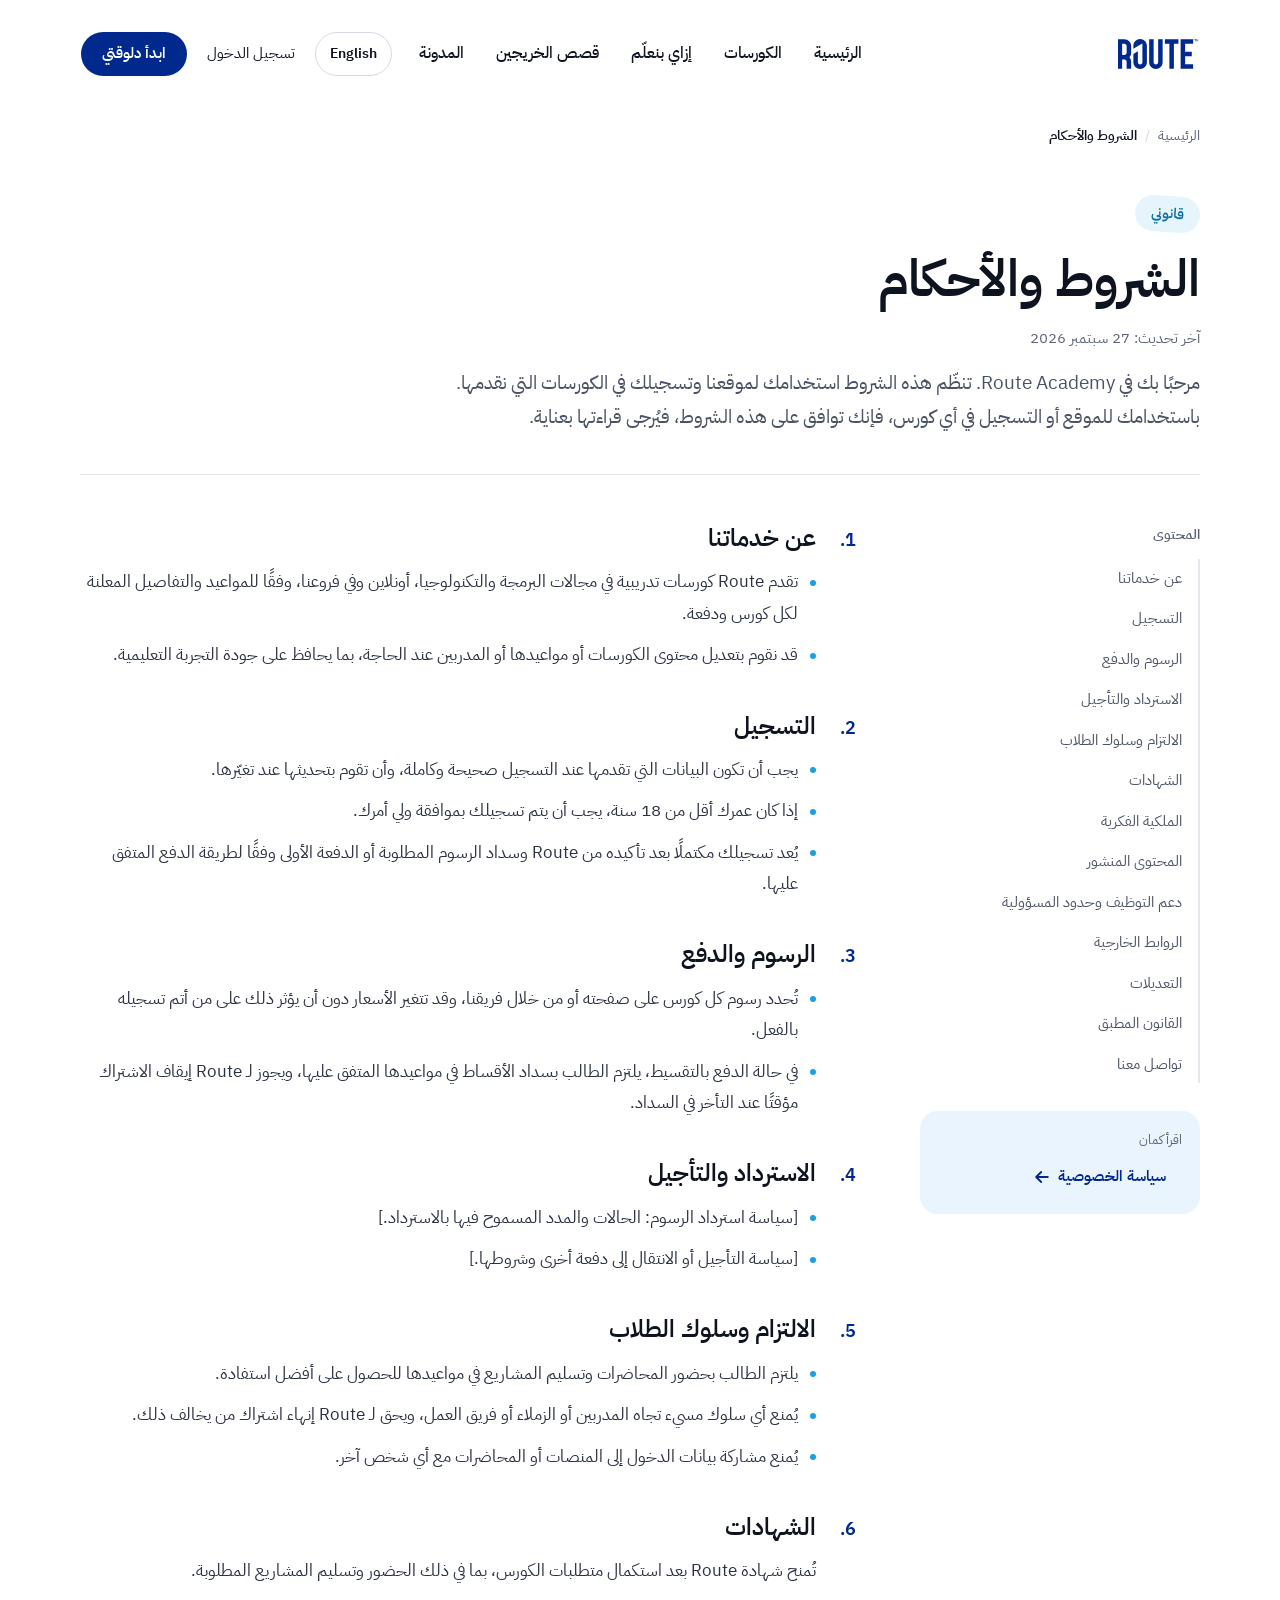
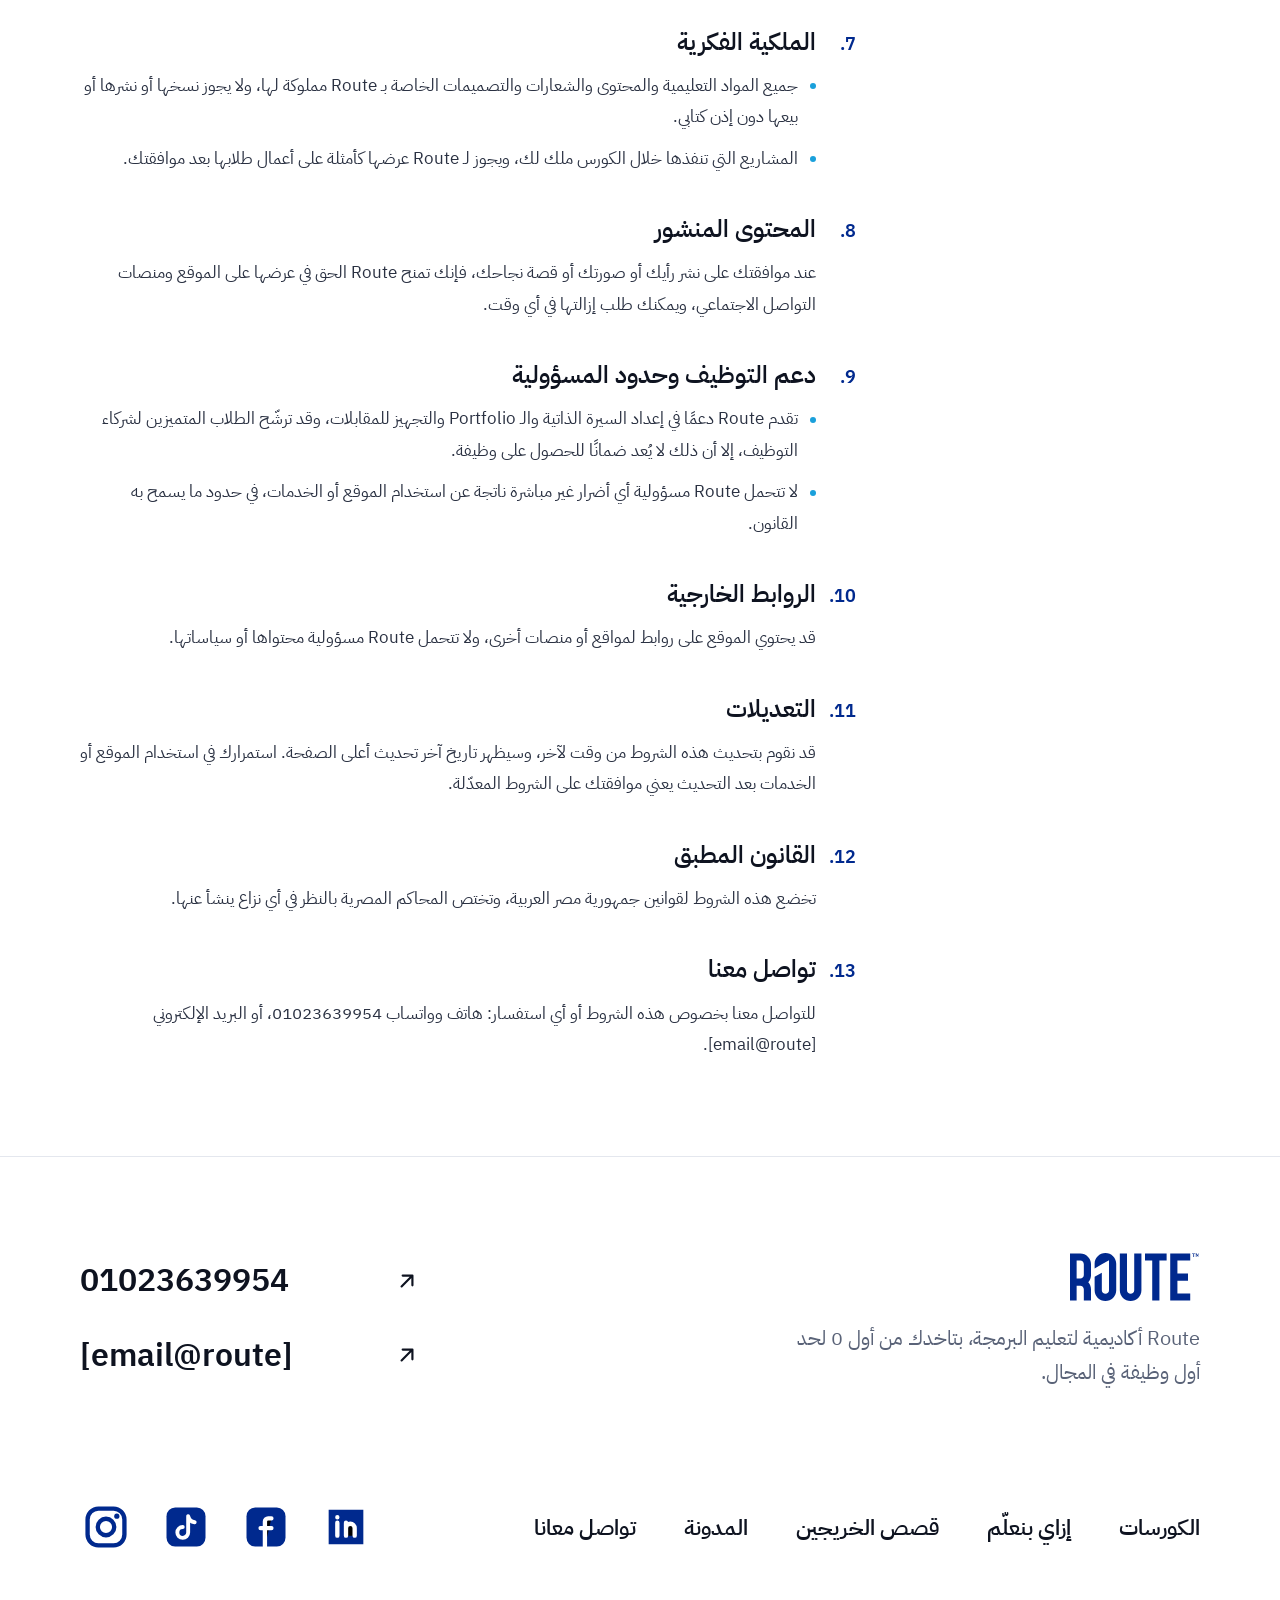
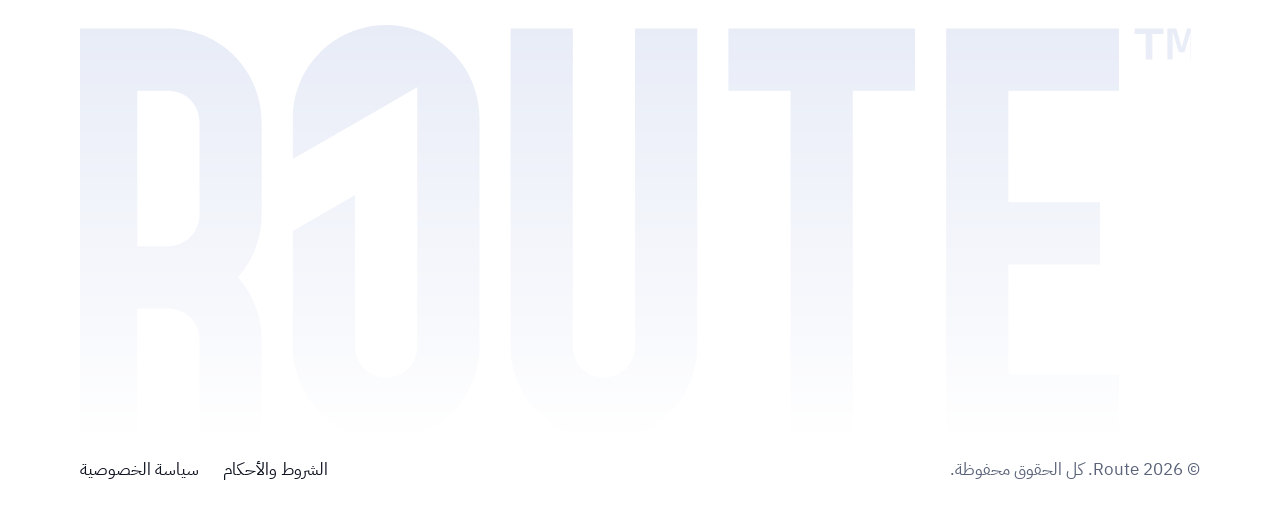
<file: terms.html>
<!doctype html>
<html lang="ar" dir="rtl">
<head>
<meta charset="utf-8">
<meta name="viewport" content="width=device-width, initial-scale=1, viewport-fit=cover">
<title>الشروط والأحكام — Route</title>
<meta name="description" content="الشروط والأحكام الخاصة باستخدام موقع Route Academy والتسجيل في الكورسات.">
<link rel="preconnect" href="https://fonts.googleapis.com">
<link rel="preconnect" href="https://fonts.gstatic.com" crossorigin>
<link rel="stylesheet" href="https://fonts.googleapis.com/css2?family=IBM+Plex+Sans+Arabic:wght@300;400;500;600;700&family=Urbanist:wght@400;500;600;700;800&display=swap">
<style>
:root{color-scheme:light;--primary:#00298E;--primary-deep:#001F6B;--cyan:#1AA0DB;--cyan-ink:#0A6FA3;--cyan-soft:#E6F4FB;--ink:#0E1320;--body:#4A5366;--muted:#5A6378;--line:#E4E7EE;--line-2:#D5DAE4;--soft:#EEF3FF;--alt:#E9F4FF;--alt-line:#D3E6FA;--bg:#FFFFFF;
  --font:'IBM Plex Sans Arabic','Urbanist',Tahoma,'Segoe UI',sans-serif;--pad:80px;box-sizing:border-box;padding-top:env(safe-area-inset-top,0px);padding-bottom:env(safe-area-inset-bottom,0px)}
html[lang="en"]{--font:'Urbanist','IBM Plex Sans Arabic','Segoe UI',Helvetica,sans-serif}
*,*::before,*::after{box-sizing:border-box}
html{scroll-behavior:smooth;scroll-padding-top:110px}
body{margin:0;background:var(--bg);color:var(--ink);font-family:var(--font);font-size:17px;line-height:1.7;-webkit-font-smoothing:antialiased}
a{color:inherit} button{font:inherit;cursor:pointer} p{margin:0} h1,h2,h3{margin:0;font-weight:600;line-height:1.3}
:focus-visible{outline:3px solid var(--cyan);outline-offset:3px;border-radius:6px}
.wrap{max-width:1440px;margin-inline:auto;padding-inline:var(--pad)}
.arrow{width:20px;height:20px;flex-shrink:0} html[dir="rtl"] .arrow{transform:scaleX(-1)}
.btn{display:inline-flex;align-items:center;justify-content:center;gap:10px;height:56px;padding-inline:28px;border-radius:999px;font-size:17px;font-weight:600;text-decoration:none;white-space:nowrap;border:1px solid transparent;transition:background .15s,color .15s,border-color .15s}
.btn-primary{background:var(--primary);color:#fff}.btn-primary:hover{background:var(--primary-deep)}
.btn-outline{border-color:var(--primary);color:var(--primary);background:#fff}.btn-outline:hover{background:var(--soft)}
.btn-sm{height:44px;padding-inline:20px;font-size:15px}
.sr-only{position:absolute;width:1px;height:1px;padding:0;margin:-1px;overflow:hidden;clip:rect(0,0,0,0);white-space:nowrap;border:0}

/* header: full-width at top, shrinks into a floating pill on scroll */
.site-header{position:sticky;top:0;z-index:20;padding:12px var(--pad) 0;margin-bottom:-96px;pointer-events:none}
.nav-pill{pointer-events:auto;max-width:1280px;margin:0 auto;height:84px;display:grid;grid-template-columns:1fr auto 1fr;align-items:center;gap:24px;padding-inline:0;background:transparent;border:1px solid transparent;border-radius:999px;transition:max-width .45s cubic-bezier(.2,.7,.2,1),height .35s,padding .35s,background .35s,border-color .35s,margin .35s}
.site-header.scrolled .nav-pill{max-width:960px;height:68px;padding-inline:28px 8px;background:rgba(255,255,255,.9);backdrop-filter:blur(16px);-webkit-backdrop-filter:blur(14px);border-color:var(--line)}
.logo{justify-self:start;display:flex;align-items:center;color:var(--primary);text-decoration:none;min-height:44px}
.logo svg{display:block;height:30px;width:auto;transition:height .35s}
.site-header.scrolled .logo svg{height:24px}
.nav{display:flex;gap:32px;font-size:16px;font-weight:500}
.nav a{text-decoration:none;color:var(--ink);padding-block:10px;white-space:nowrap;position:relative;transition:color .2s}
.nav a:hover,.nav a.active{color:var(--primary)}
.nav a::after{content:"";position:absolute;inset-inline:0;bottom:2px;height:2px;border-radius:2px;background:var(--primary);transform:scaleX(0);transition:transform .25s}
.nav a.active::after{transform:scaleX(1)}
.site-header.scrolled .nav{gap:26px;font-size:15px}
.actions{justify-self:end;display:flex;align-items:center;gap:8px}
.site-header.scrolled .login{display:none}
.lang{height:44px;padding-inline:14px;border-radius:999px;border:1px solid var(--line-2);background:#fff;color:var(--ink);font-size:14px;font-weight:600}
.lang:hover{border-color:var(--primary);color:var(--primary)}
.login{text-decoration:none;font-size:15px;padding-inline:12px;height:44px;display:flex;align-items:center}
.site-header.scrolled .btn-sm{height:50px;padding-inline:24px}
.menu-btn{display:none;width:44px;height:44px;border-radius:50%;border:1px solid var(--line-2);background:#fff;color:var(--ink);align-items:center;justify-content:center}
.mobile-nav{pointer-events:auto;display:none;position:absolute;top:100%;left:var(--pad);right:var(--pad);max-width:1280px;margin:8px auto 0;padding:12px 20px;flex-direction:column;gap:2px;background:#fff;border:1px solid var(--line);border-radius:24px}
.mobile-nav a{min-height:48px;display:flex;align-items:center;text-decoration:none;font-size:17px}
.mobile-nav.open{display:flex}
.site-header.sub{margin-bottom:0}




.crumbs{display:flex;flex-wrap:wrap;gap:8px;align-items:center;font-size:14px;color:var(--muted);margin:28px 0 0;padding:0;list-style:none}
.crumbs a{text-decoration:none;color:var(--muted)} .crumbs a:hover{color:var(--primary)}
.crumbs li+li::before{content:"/";margin-inline-end:8px;color:var(--line-2)}
.crumbs [aria-current]{color:var(--ink);font-weight:600}
.lhead{padding:48px 0 40px;border-bottom:1px solid var(--line);display:flex;flex-direction:column;gap:14px;align-items:flex-start}
.eyebrow{padding:6px 16px;border-radius:999px;background:var(--cyan-soft);color:var(--cyan-ink);font-size:14px;font-weight:600;transform:rotate(-4deg)}
html[dir="rtl"] .eyebrow{transform:rotate(4deg)}
.lhead h1{font-size:clamp(34px,4vw,56px)}
.lhead .upd{color:var(--muted);font-size:15px}
.lhead .intro{font-size:19px;color:var(--body);max-width:820px;line-height:1.8}
.ldoc{display:grid;grid-template-columns:280px minmax(0,1fr);gap:64px;padding:48px 0 96px;align-items:start}
.toc{position:sticky;top:110px}
.toc b{display:block;font-size:14px;color:var(--muted);font-weight:600;margin-bottom:12px}
.toc ol{list-style:none;margin:0;padding:0;display:flex;flex-direction:column;gap:2px;border-inline-start:2px solid var(--line)}
.toc a{display:block;padding:8px 16px;margin-inline-start:-2px;border-inline-start:2px solid transparent;text-decoration:none;color:var(--body);font-size:15px;line-height:1.5}
.toc a:hover{color:var(--primary)}
.toc a.active{color:var(--primary);border-inline-start-color:var(--primary);font-weight:600}
.also{margin-top:28px;padding:18px;border-radius:18px;background:var(--alt)}
.also small{display:block;color:var(--muted);font-size:13px;margin-bottom:6px}
.also a{color:var(--primary);font-weight:600;text-decoration:none;display:inline-flex;align-items:center;gap:6px;min-height:36px}
.content{max-width:820px;display:flex;flex-direction:column;gap:40px}
.content section h2{font-size:24px;display:flex;gap:12px;align-items:baseline;margin-bottom:12px}
.content section h2 span{color:var(--primary);font-size:18px;min-width:28px}
.content ul{margin:0;padding:0;list-style:none;display:flex;flex-direction:column;gap:10px;padding-inline-start:40px}
.content li{position:relative;padding-inline-start:18px;font-size:17px;line-height:1.85;color:#2A3142}
.content li::before{content:"";position:absolute;inset-inline-start:0;top:.8em;width:6px;height:6px;border-radius:50%;background:var(--cyan)}
.content li.single{padding-inline-start:0}.content li.single::before{display:none}
.site-footer{background:#fff;border-top:1px solid var(--line)}
.site-footer{padding-block:96px 40px;overflow:hidden}
.ft-top{display:flex;justify-content:space-between;align-items:flex-start;gap:48px;flex-wrap:wrap}
.ft-brand{display:flex;flex-direction:column;gap:20px;max-width:420px}
.ft-brand .logo svg{height:48px}
.ft-brand p{font-size:20px;color:var(--muted);line-height:1.7}
.ft-contact{display:flex;flex-direction:column;gap:20px;min-width:340px}
.ft-contact a{display:flex;justify-content:space-between;align-items:center;gap:40px;text-decoration:none;color:var(--ink);font-size:32px;font-weight:600}
.ft-contact a:hover{color:var(--primary)}
.ft-contact .ext{flex-shrink:0;width:26px;height:26px;transition:transform .2s}
html[dir="rtl"] .ft-contact a{flex-direction:row}
.ft-contact a:hover .ext{transform:translate(2px,-2px)}
.ft-mid{display:flex;justify-content:space-between;align-items:center;gap:32px;flex-wrap:wrap;margin-top:112px}
.ft-links{display:flex;gap:48px;flex-wrap:wrap}
.ft-links a{text-decoration:none;color:var(--ink);font-size:22px;font-weight:600}
.ft-links a:hover{color:var(--primary)}
.ft-social{display:flex;gap:28px}
.ft-social svg{width:52px;height:52px}
.ft-social a{color:var(--primary);display:flex;border-radius:8px}
.ft-social a:hover{opacity:.8}
.ft-mark-wrap{margin-top:72px;direction:ltr;-webkit-mask-image:linear-gradient(to bottom,#000 0%,rgba(0,0,0,.35) 70%,transparent 100%);mask-image:linear-gradient(to bottom,#000 0%,rgba(0,0,0,.35) 70%,transparent 100%)}
.foot-mark{display:block;width:100%;height:auto;color:#E8ECF7}
.ft-bottom{display:flex;justify-content:space-between;gap:16px;flex-wrap:wrap;margin-top:16px;font-size:17px;color:var(--muted)}
.ft-bottom a{color:var(--ink);text-decoration:none}
.ft-bottom a:hover{color:var(--primary)}
.ft-legal{display:flex;gap:24px;flex-wrap:wrap}
@media (max-width:1180px){:root{--pad:40px}
  .nav{display:none}
  .nav-pill{grid-template-columns:1fr auto}
  .menu-btn{display:inline-flex}
  .login{display:none}
.ldoc{grid-template-columns:220px minmax(0,1fr);gap:40px}
  .ft-contact a{font-size:24px}
  .ft-social svg{width:44px;height:44px}
  .ft-mid{margin-top:72px}
}
@media (max-width:900px){.ldoc{grid-template-columns:minmax(0,1fr)}.toc{position:static;padding:20px;border:1px solid var(--line);border-radius:18px}}
@media (max-width:600px){:root{--pad:20px}body{font-size:16px}
  .logo svg{height:24px}
  .nav-pill{height:64px}
  .site-header{padding-top:8px}
  .site-header.scrolled .nav-pill{height:60px;padding-inline:18px 8px}
  .actions .btn-sm{display:none}
.content ul{padding-inline-start:0}.content li{font-size:16px}.lhead .intro{font-size:17px}
  .ft-contact{min-width:0;width:100%}
  .ft-contact a{font-size:20px}
  .ft-links{gap:16px 24px}
  .ft-links a{font-size:17px}
  .ft-social{gap:18px}
  .ft-social svg{width:36px;height:36px}
  .ft-brand p{font-size:17px}
  .ft-mid{margin-top:48px}
  .site-footer{padding-block:56px 24px}
}
@media (prefers-reduced-motion:reduce){html{scroll-behavior:auto}*{transition:none!important}}
</style>
</head>
<body>
<header class="site-header sub">
  <div class="nav-pill">
    <a class="logo" href="index.html"><svg width="108" height="40" role="img" aria-label="Route" viewBox="0 0 108 40" fill="none" xmlns="http://www.w3.org/2000/svg">
<g clip-path="url(#routeClip1)">
<path d="M101.689 0.868868H102.761V3.33331H103.409V0.868868H104.48V0.333313H101.689V0.868868Z" fill="currentColor"/>
<path d="M106.758 0.333313C106.758 0.333313 106.265 2.08109 106.251 2.17961C106.237 2.08109 105.715 0.333313 105.715 0.333313H104.855V3.33331H105.363V0.657387L105.955 2.61628H106.504L107.082 0.657387V3.33331H107.59V0.333313H106.758Z" fill="currentColor"/>
<path d="M17.5215 9.33331C17.5215 4.36294 13.4919 0.333313 8.52148 0.333313H-0.478516V39.6666H5.52148V27.3333H8.52148C10.1782 27.3333 11.5215 28.6766 11.5215 30.3333V39.6666H17.5215V30.3333C17.5215 28.0281 16.6544 25.9255 15.2289 24.3333C16.6541 22.7411 17.5215 20.6385 17.5215 18.3333V9.33331ZM5.52148 21.3333V6.33331H8.52148C10.1782 6.33331 11.5215 7.67665 11.5215 9.33331V18.3333C11.5215 19.9904 10.1782 21.3333 8.52148 21.3333H5.52148Z" fill="currentColor"/>
<path d="M35.8856 2.63593C34.2567 1.00741 32.0067 0 29.5215 0C24.5507 0 20.5215 4.02926 20.5215 9V12.9278L26.5215 9.4637L32.5215 5.99963V30.9996C32.5215 32.6563 31.1782 33.9996 29.5215 33.9996C27.8648 33.9996 26.5215 32.6563 26.5215 30.9996V16.3915L20.5215 19.8556V30.9996C20.5215 35.9704 24.5507 39.9996 29.5215 39.9996C34.4922 39.9996 38.5215 35.9704 38.5215 30.9996V9C38.5215 6.51481 37.5141 4.26481 35.8856 2.63593Z" fill="currentColor"/>
<path d="M53.5215 0.333313V31C53.5215 32.6566 52.1782 34 50.5215 34C48.8648 34 47.5215 32.6566 47.5215 31V0.333313H41.5215V31C41.5215 35.9707 45.5507 40 50.5215 40C55.4922 40 59.5215 35.9707 59.5215 31V0.333313H53.5215Z" fill="currentColor"/>
<path d="M62.5215 0.333313V6.33331H68.5215V39.6666H74.5215V6.33331H80.5215V0.333313H62.5215Z" fill="currentColor"/>
<path d="M100.188 6.33331V0.333313H85.0126H83.5215V39.6666H89.5215H100.188V33.6666H89.5215V23.0885H98.367V17.0885H89.5215V6.33331H100.188Z" fill="currentColor"/>
</g>
<defs>
<clipPath id="routeClip1">
<rect width="107.111" height="40" fill="white"/>
</clipPath>
</defs>
</svg></a>
    <nav class="nav" aria-label="Main" id="mainNav">
      <a href="index.html" data-t="navHome"></a>
      <a href="courses.html" data-t="navTracks"></a>
      <a href="index.html#how" data-t="navHow"></a>
      <a href="index.html#stories" data-t="navStories"></a>
      <a href="index.html#blog" data-t="navBlog"></a>
    </nav>
    <div class="actions">
      <button class="lang" id="langBtn" type="button" lang="en">English</button>
      <a class="login" href="#" data-t="login"></a>
      <a class="btn btn-primary btn-sm" href="courses.html" data-t="start"></a>
      <button class="menu-btn" id="menuBtn" type="button" aria-expanded="false" aria-controls="mobileNav" data-t-aria="menu">
        <svg width="20" height="20" viewBox="0 0 24 24" fill="none" stroke="currentColor" stroke-width="2" stroke-linecap="round" aria-hidden="true"><path d="M4 7h16M4 12h16M4 17h16"/></svg>
      </button>
    </div>
  </div>
  <nav class="mobile-nav" id="mobileNav" aria-label="Mobile">
    <a href="index.html" data-t="navHome"></a>
    <a href="courses.html" data-t="navTracks"></a>
    <a href="index.html#how" data-t="navHow"></a>
    <a href="index.html#stories" data-t="navStories"></a>
    <a href="index.html#blog" data-t="navBlog"></a>
    <a href="#" data-t="login"></a>
  </nav>
</header>
<main class="wrap">
  <ol class="crumbs" aria-label="Breadcrumb"><li><a href="index.html" data-t="crumbHome"></a></li><li><span aria-current="page" id="crumbTitle"></span></li></ol>
  <header class="lhead">
    <span class="eyebrow" data-t="eyebrow"></span>
    <h1 id="docTitle"></h1>
    <p class="upd" data-t="updated"></p>
    <p class="intro" id="docIntro"></p>
  </header>
  <div class="ldoc">
    <nav class="toc" aria-labelledby="tocTitle"><b id="tocTitle" data-t="toc"></b><ol id="toc"></ol>
      <div class="also"><small data-t="also"></small><a href="privacy.html"><span data-t="privacy"></span><svg class="arrow" viewBox="0 0 24 24" fill="none" stroke="currentColor" stroke-width="2.2" stroke-linecap="round" stroke-linejoin="round" aria-hidden="true"><path d="M5 12h14M13 6l6 6-6 6"/></svg></a></div>
    </nav>
    <div class="content" id="content"></div>
  </div>
</main>
<footer class="site-footer">
  <div class="wrap">
    <div class="ft-top">
      <div class="ft-brand">
        <a class="logo" href="index.html"><svg width="108" height="40" role="img" aria-label="Route" viewBox="0 0 108 40" fill="none" xmlns="http://www.w3.org/2000/svg">
<g clip-path="url(#routeClip2)">
<path d="M101.689 0.868868H102.761V3.33331H103.409V0.868868H104.48V0.333313H101.689V0.868868Z" fill="currentColor"/>
<path d="M106.758 0.333313C106.758 0.333313 106.265 2.08109 106.251 2.17961C106.237 2.08109 105.715 0.333313 105.715 0.333313H104.855V3.33331H105.363V0.657387L105.955 2.61628H106.504L107.082 0.657387V3.33331H107.59V0.333313H106.758Z" fill="currentColor"/>
<path d="M17.5215 9.33331C17.5215 4.36294 13.4919 0.333313 8.52148 0.333313H-0.478516V39.6666H5.52148V27.3333H8.52148C10.1782 27.3333 11.5215 28.6766 11.5215 30.3333V39.6666H17.5215V30.3333C17.5215 28.0281 16.6544 25.9255 15.2289 24.3333C16.6541 22.7411 17.5215 20.6385 17.5215 18.3333V9.33331ZM5.52148 21.3333V6.33331H8.52148C10.1782 6.33331 11.5215 7.67665 11.5215 9.33331V18.3333C11.5215 19.9904 10.1782 21.3333 8.52148 21.3333H5.52148Z" fill="currentColor"/>
<path d="M35.8856 2.63593C34.2567 1.00741 32.0067 0 29.5215 0C24.5507 0 20.5215 4.02926 20.5215 9V12.9278L26.5215 9.4637L32.5215 5.99963V30.9996C32.5215 32.6563 31.1782 33.9996 29.5215 33.9996C27.8648 33.9996 26.5215 32.6563 26.5215 30.9996V16.3915L20.5215 19.8556V30.9996C20.5215 35.9704 24.5507 39.9996 29.5215 39.9996C34.4922 39.9996 38.5215 35.9704 38.5215 30.9996V9C38.5215 6.51481 37.5141 4.26481 35.8856 2.63593Z" fill="currentColor"/>
<path d="M53.5215 0.333313V31C53.5215 32.6566 52.1782 34 50.5215 34C48.8648 34 47.5215 32.6566 47.5215 31V0.333313H41.5215V31C41.5215 35.9707 45.5507 40 50.5215 40C55.4922 40 59.5215 35.9707 59.5215 31V0.333313H53.5215Z" fill="currentColor"/>
<path d="M62.5215 0.333313V6.33331H68.5215V39.6666H74.5215V6.33331H80.5215V0.333313H62.5215Z" fill="currentColor"/>
<path d="M100.188 6.33331V0.333313H85.0126H83.5215V39.6666H89.5215H100.188V33.6666H89.5215V23.0885H98.367V17.0885H89.5215V6.33331H100.188Z" fill="currentColor"/>
</g>
<defs>
<clipPath id="routeClip2">
<rect width="107.111" height="40" fill="white"/>
</clipPath>
</defs>
</svg></a>
        <p data-t="footAbout"></p>
      </div>
      <div class="ft-contact">
        <a href="tel:+201023639954" dir="ltr"><span>01023639954</span><svg class="ext" width="22" height="22" viewBox="0 0 24 24" fill="none" stroke="currentColor" stroke-width="2" stroke-linecap="round" stroke-linejoin="round" aria-hidden="true"><path d="M7 17L17 7M8 7h9v9"/></svg></a>
        <a href="mailto:" dir="ltr"><span>[email@route]</span><svg class="ext" width="22" height="22" viewBox="0 0 24 24" fill="none" stroke="currentColor" stroke-width="2" stroke-linecap="round" stroke-linejoin="round" aria-hidden="true"><path d="M7 17L17 7M8 7h9v9"/></svg></a>
      </div>
    </div>
    <div class="ft-mid">
      <nav class="ft-links" aria-label="Footer">
        <a href="index.html#tracks" data-t="navTracks"></a>
        <a href="index.html#how" data-t="navHow"></a>
        <a href="index.html#stories" data-t="navStories"></a>
        <a href="index.html#blog" data-t="navBlog"></a>
        <a href="index.html#contact" data-t="contactEyebrow"></a>
      </nav>
      <div class="ft-social"><a href="https://www.linkedin.com/company/routeailearning" rel="noopener" target="_blank" aria-label="LinkedIn"><svg width="36" height="36" viewBox="0 0 24 24" aria-hidden="true"><path d="M4 4h16v16H4z" stroke="none" fill="currentColor" rx="3"/><path d="M8 10v6M8 7.5v.01M12 16v-3.5a2 2 0 0 1 4 0V16M12 10v6" stroke="#fff" stroke-width="2" stroke-linecap="round"/></svg></a><a href="https://www.facebook.com/routeailearning" rel="noopener" target="_blank" aria-label="Facebook"><svg width="36" height="36" viewBox="0 0 24 24" aria-hidden="true"><rect x="3" y="3" width="18" height="18" rx="4" fill="currentColor"/><path d="M14.5 8H13a1.5 1.5 0 0 0-1.5 1.5V21M9.5 12.5h5" stroke="#fff" stroke-width="2" stroke-linecap="round"/></svg></a><a href="https://www.tiktok.com/@routeailearning" rel="noopener" target="_blank" aria-label="TikTok"><svg width="36" height="36" viewBox="0 0 24 24" aria-hidden="true"><rect x="3" y="3" width="18" height="18" rx="4" fill="currentColor"/><path d="M13 7v7.5a2.5 2.5 0 1 1-2.5-2.5M13 7c.4 1.6 1.6 2.6 3 2.8" stroke="#fff" stroke-width="1.8" stroke-linecap="round" fill="none"/></svg></a><a href="https://www.instagram.com/routeailearning" rel="noopener" target="_blank" aria-label="Instagram"><svg width="36" height="36" viewBox="0 0 24 24" aria-hidden="true"><rect x="3.5" y="3.5" width="17" height="17" rx="5" fill="none" stroke="currentColor" stroke-width="2"/><circle cx="12" cy="12" r="3.8" fill="none" stroke="currentColor" stroke-width="2"/><circle cx="17" cy="7" r="1.2" fill="currentColor"/></svg></a></div>
    </div>
    <div class="ft-mark-wrap"><svg class="foot-mark"  aria-hidden="true" focusable="false" viewBox="0 0 108 40" fill="none" xmlns="http://www.w3.org/2000/svg">
<g clip-path="url(#routeClip9)">
<path d="M101.689 0.868868H102.761V3.33331H103.409V0.868868H104.48V0.333313H101.689V0.868868Z" fill="currentColor"/>
<path d="M106.758 0.333313C106.758 0.333313 106.265 2.08109 106.251 2.17961C106.237 2.08109 105.715 0.333313 105.715 0.333313H104.855V3.33331H105.363V0.657387L105.955 2.61628H106.504L107.082 0.657387V3.33331H107.59V0.333313H106.758Z" fill="currentColor"/>
<path d="M17.5215 9.33331C17.5215 4.36294 13.4919 0.333313 8.52148 0.333313H-0.478516V39.6666H5.52148V27.3333H8.52148C10.1782 27.3333 11.5215 28.6766 11.5215 30.3333V39.6666H17.5215V30.3333C17.5215 28.0281 16.6544 25.9255 15.2289 24.3333C16.6541 22.7411 17.5215 20.6385 17.5215 18.3333V9.33331ZM5.52148 21.3333V6.33331H8.52148C10.1782 6.33331 11.5215 7.67665 11.5215 9.33331V18.3333C11.5215 19.9904 10.1782 21.3333 8.52148 21.3333H5.52148Z" fill="currentColor"/>
<path d="M35.8856 2.63593C34.2567 1.00741 32.0067 0 29.5215 0C24.5507 0 20.5215 4.02926 20.5215 9V12.9278L26.5215 9.4637L32.5215 5.99963V30.9996C32.5215 32.6563 31.1782 33.9996 29.5215 33.9996C27.8648 33.9996 26.5215 32.6563 26.5215 30.9996V16.3915L20.5215 19.8556V30.9996C20.5215 35.9704 24.5507 39.9996 29.5215 39.9996C34.4922 39.9996 38.5215 35.9704 38.5215 30.9996V9C38.5215 6.51481 37.5141 4.26481 35.8856 2.63593Z" fill="currentColor"/>
<path d="M53.5215 0.333313V31C53.5215 32.6566 52.1782 34 50.5215 34C48.8648 34 47.5215 32.6566 47.5215 31V0.333313H41.5215V31C41.5215 35.9707 45.5507 40 50.5215 40C55.4922 40 59.5215 35.9707 59.5215 31V0.333313H53.5215Z" fill="currentColor"/>
<path d="M62.5215 0.333313V6.33331H68.5215V39.6666H74.5215V6.33331H80.5215V0.333313H62.5215Z" fill="currentColor"/>
<path d="M100.188 6.33331V0.333313H85.0126H83.5215V39.6666H89.5215H100.188V33.6666H89.5215V23.0885H98.367V17.0885H89.5215V6.33331H100.188Z" fill="currentColor"/>
</g>
<defs>
<clipPath id="routeClip9">
<rect width="107.111" height="40" fill="white"/>
</clipPath>
</defs>
</svg></div>
    <div class="ft-bottom"><span data-t="rights"></span><span class="ft-legal"><a href="terms.html" data-t="terms"></a><a href="privacy.html" data-t="privacy"></a></span></div>
  </div>
</footer>
<script>
(function(){
  var T={"ar": {"langBtn": "English", "menu": "القائمة", "navHome": "الرئيسية", "navTracks": "الكورسات", "navHow": "إزاي بنعلّم", "navStories": "قصص الخريجين", "navBlog": "المدونة", "login": "تسجيل الدخول", "start": "ابدأ دلوقتي", "crumbHome": "الرئيسية", "eyebrow": "قانوني", "updated": "آخر تحديث: 27 سبتمبر 2026", "toc": "المحتوى", "also": "اقرأ كمان", "footAbout": "Route أكاديمية لتعليم البرمجة، بتاخدك من أول 0 لحد أول وظيفة في المجال.", "contactEyebrow": "تواصل معانا", "rights": "© 2026 Route. كل الحقوق محفوظة.", "terms": "الشروط والأحكام", "privacy": "سياسة الخصوصية"}, "en": {"langBtn": "العربية", "menu": "Menu", "navHome": "Home", "navTracks": "Courses", "navHow": "How we teach", "navStories": "Graduate stories", "navBlog": "Blog", "login": "Log in", "start": "Get started", "crumbHome": "Home", "eyebrow": "Legal", "updated": "Last updated: September 27, 2026", "toc": "Contents", "also": "Also read", "footAbout": "Route is a coding academy that takes you from your first 0 to your first job in tech.", "contactEyebrow": "Contact us", "rights": "© 2026 Route. All rights reserved.", "terms": "Terms of Service", "privacy": "Privacy Policy"}}, D={"ar": {"title": "الشروط والأحكام", "intro": "مرحبًا بك في Route Academy. تنظّم هذه الشروط استخدامك لموقعنا وتسجيلك في الكورسات التي نقدمها. باستخدامك للموقع أو التسجيل في أي كورس، فإنك توافق على هذه الشروط، فيُرجى قراءتها بعناية.", "secs": [["عن خدماتنا", ["تقدم Route كورسات تدريبية في مجالات البرمجة والتكنولوجيا، أونلاين وفي فروعنا، وفقًا للمواعيد والتفاصيل المعلنة لكل كورس ودفعة.", "قد نقوم بتعديل محتوى الكورسات أو مواعيدها أو المدربين عند الحاجة، بما يحافظ على جودة التجربة التعليمية."]], ["التسجيل", ["يجب أن تكون البيانات التي تقدمها عند التسجيل صحيحة وكاملة، وأن تقوم بتحديثها عند تغيّرها.", "إذا كان عمرك أقل من 18 سنة، يجب أن يتم تسجيلك بموافقة ولي أمرك.", "يُعد تسجيلك مكتملًا بعد تأكيده من Route وسداد الرسوم المطلوبة أو الدفعة الأولى وفقًا لطريقة الدفع المتفق عليها."]], ["الرسوم والدفع", ["تُحدد رسوم كل كورس على صفحته أو من خلال فريقنا، وقد تتغير الأسعار دون أن يؤثر ذلك على من أتم تسجيله بالفعل.", "في حالة الدفع بالتقسيط، يلتزم الطالب بسداد الأقساط في مواعيدها المتفق عليها، ويجوز لـ Route إيقاف الاشتراك مؤقتًا عند التأخر في السداد."]], ["الاسترداد والتأجيل", ["[سياسة استرداد الرسوم: الحالات والمدد المسموح فيها بالاسترداد.]", "[سياسة التأجيل أو الانتقال إلى دفعة أخرى وشروطها.]"]], ["الالتزام وسلوك الطلاب", ["يلتزم الطالب بحضور المحاضرات وتسليم المشاريع في مواعيدها للحصول على أفضل استفادة.", "يُمنع أي سلوك مسيء تجاه المدربين أو الزملاء أو فريق العمل، ويحق لـ Route إنهاء اشتراك من يخالف ذلك.", "يُمنع مشاركة بيانات الدخول إلى المنصات أو المحاضرات مع أي شخص آخر."]], ["الشهادات", ["تُمنح شهادة Route بعد استكمال متطلبات الكورس، بما في ذلك الحضور وتسليم المشاريع المطلوبة."]], ["الملكية الفكرية", ["جميع المواد التعليمية والمحتوى والشعارات والتصميمات الخاصة بـ Route مملوكة لها، ولا يجوز نسخها أو نشرها أو بيعها دون إذن كتابي.", "المشاريع التي تنفذها خلال الكورس ملك لك، ويجوز لـ Route عرضها كأمثلة على أعمال طلابها بعد موافقتك."]], ["المحتوى المنشور", ["عند موافقتك على نشر رأيك أو صورتك أو قصة نجاحك، فإنك تمنح Route الحق في عرضها على الموقع ومنصات التواصل الاجتماعي، ويمكنك طلب إزالتها في أي وقت."]], ["دعم التوظيف وحدود المسؤولية", ["تقدم Route دعمًا في إعداد السيرة الذاتية والـ Portfolio والتجهيز للمقابلات، وقد ترشّح الطلاب المتميزين لشركاء التوظيف، إلا أن ذلك لا يُعد ضمانًا للحصول على وظيفة.", "لا تتحمل Route مسؤولية أي أضرار غير مباشرة ناتجة عن استخدام الموقع أو الخدمات، في حدود ما يسمح به القانون."]], ["الروابط الخارجية", ["قد يحتوي الموقع على روابط لمواقع أو منصات أخرى، ولا تتحمل Route مسؤولية محتواها أو سياساتها."]], ["التعديلات", ["قد نقوم بتحديث هذه الشروط من وقت لآخر، وسيظهر تاريخ آخر تحديث أعلى الصفحة. استمرارك في استخدام الموقع أو الخدمات بعد التحديث يعني موافقتك على الشروط المعدّلة."]], ["القانون المطبق", ["تخضع هذه الشروط لقوانين جمهورية مصر العربية، وتختص المحاكم المصرية بالنظر في أي نزاع ينشأ عنها."]], ["تواصل معنا", ["للتواصل معنا بخصوص هذه الشروط أو أي استفسار: هاتف وواتساب 01023639954، أو البريد الإلكتروني [email@route]."]]]}, "en": {"title": "Terms of Service", "intro": "Welcome to Route Academy. These terms govern your use of our website and your enrollment in our courses. By using the website or enrolling in any course, you agree to these terms, so please read them carefully.", "secs": [["Our services", ["Route offers training courses in programming and technology, online and at our branches, according to the dates and details announced for each course and cohort.", "We may adjust course content, schedules or instructors when needed, while keeping the quality of the learning experience."]], ["Enrollment", ["The information you provide when enrolling must be accurate and complete, and you should update it if it changes.", "If you are under 18, you must enroll with your parent or guardian’s consent.", "Your enrollment is complete once Route confirms it and the required fee, or first installment, is paid under the agreed payment method."]], ["Fees and payment", ["The fee for each course is shown on its page or shared by our team. Prices may change without affecting students who have already enrolled.", "If you pay in installments, you must pay each installment on its agreed date. Route may pause access in case of late payment."]], ["Refunds and deferrals", ["[Refund policy: when refunds are allowed and within what period.]", "[Policy and conditions for deferring or moving to another cohort.]"]], ["Commitment and conduct", ["Students are expected to attend sessions and submit projects on time to get the most out of the course.", "Abusive behavior toward instructors, classmates or staff is not allowed, and Route may end the enrollment of anyone who breaks this rule.", "Sharing your login details for our platforms or sessions with anyone else is not allowed."]], ["Certificates", ["The Route certificate is awarded after completing the course requirements, including attendance and required projects."]], ["Intellectual property", ["All learning materials, content, logos and designs belonging to Route are its property and may not be copied, published or sold without written permission.", "Projects you build during the course belong to you. Route may showcase them as examples of student work with your consent."]], ["Published content", ["When you agree to share your review, photo or success story, you give Route the right to display it on the website and social media. You can ask us to remove it at any time."]], ["Career support and liability", ["Route offers help with your CV, portfolio and interview preparation, and may refer top students to hiring partners, but this is not a guarantee of employment.", "To the extent permitted by law, Route is not liable for indirect damages arising from the use of the website or services."]], ["External links", ["The website may contain links to other websites or platforms. Route is not responsible for their content or policies."]], ["Changes", ["We may update these terms from time to time, and the last updated date will appear at the top of this page. Continuing to use the website or services after an update means you accept the updated terms."]], ["Governing law", ["These terms are governed by the laws of the Arab Republic of Egypt, and Egyptian courts have jurisdiction over any dispute arising from them."]], ["Contact us", ["To contact us about these terms or any question: phone and WhatsApp 01023639954, or email [email@route]."]]]}};
  var $=function(id){ return document.getElementById(id); };
  function esc(s){ return String(s).replace(/[&<>"]/g,function(c){ return {'&':'&amp;','<':'&lt;','>':'&gt;','"':'&quot;'}[c]; }); }
  var state={lang:'ar'};
  try{ var q=new URLSearchParams(location.search).get('lang'), s=localStorage.getItem('route-lang'); if(q==='en'||q==='ar') state.lang=q; else if(s==='en'||s==='ar') state.lang=s; }catch(e){}
  function render(){
    var t=T[state.lang], d=D[state.lang];
    document.documentElement.lang=state.lang; document.documentElement.dir=state.lang==='ar'?'rtl':'ltr';
    document.title=d.title+' — Route';
    document.querySelectorAll('[data-t]').forEach(function(el){ el.textContent=t[el.getAttribute('data-t')]; });
    document.querySelectorAll('[data-t-aria]').forEach(function(el){ el.setAttribute('aria-label',t[el.getAttribute('data-t-aria')]); });
    var lb=$('langBtn'); lb.textContent=t.langBtn; lb.setAttribute('lang',state.lang==='ar'?'en':'ar');
    $('crumbTitle').textContent=d.title; $('docTitle').textContent=d.title; $('docIntro').textContent=d.intro;
    $('toc').innerHTML=d.secs.map(function(s,i){ return '<li><a href="#s'+(i+1)+'">'+esc(s[0])+'</a></li>'; }).join('');
    $('content').innerHTML=d.secs.map(function(s,i){ return '<section id="s'+(i+1)+'" aria-labelledby="h'+(i+1)+'"><h2 id="h'+(i+1)+'"><span>'+(i+1)+'.</span>'+esc(s[0])+'</h2><ul>'+s[1].map(function(p){ return '<li'+(s[1].length===1?' class="single"':'')+'>'+esc(p)+'</li>'; }).join('')+'</ul></section>'; }).join('');
    spy();
  }
  function spy(){ var cur=null; document.querySelectorAll('#content section').forEach(function(sec){ if(sec.getBoundingClientRect().top<=140) cur=sec.id; });
    document.querySelectorAll('#toc a').forEach(function(a){ var on=a.getAttribute('href')==='#'+cur; a.classList.toggle('active',on); if(on) a.setAttribute('aria-current','location'); else a.removeAttribute('aria-current'); }); }
  var tk=false; window.addEventListener('scroll',function(){ if(!tk){ tk=true; requestAnimationFrame(function(){ tk=false; spy(); }); } },{passive:true});
  $('langBtn').addEventListener('click',function(){ state.lang=state.lang==='ar'?'en':'ar'; try{ localStorage.setItem('route-lang',state.lang); }catch(e){} render(); });
  $('menuBtn').addEventListener('click',function(){ var n=$('mobileNav'), o=!n.classList.contains('open'); n.classList.toggle('open',o); this.setAttribute('aria-expanded',o); });
  // nav: shrink into floating pill after scrolling
  (function(){
    var hd=document.querySelector('.site-header'), tk=false;
    function f(){ hd.classList.toggle('scrolled', window.scrollY > 40); }
    window.addEventListener('scroll',function(){ if(!tk){ tk=true; requestAnimationFrame(function(){ tk=false; f(); }); } },{passive:true});
    f();
  })();

  render();
})();
</script>
</body>
</html>
</file>
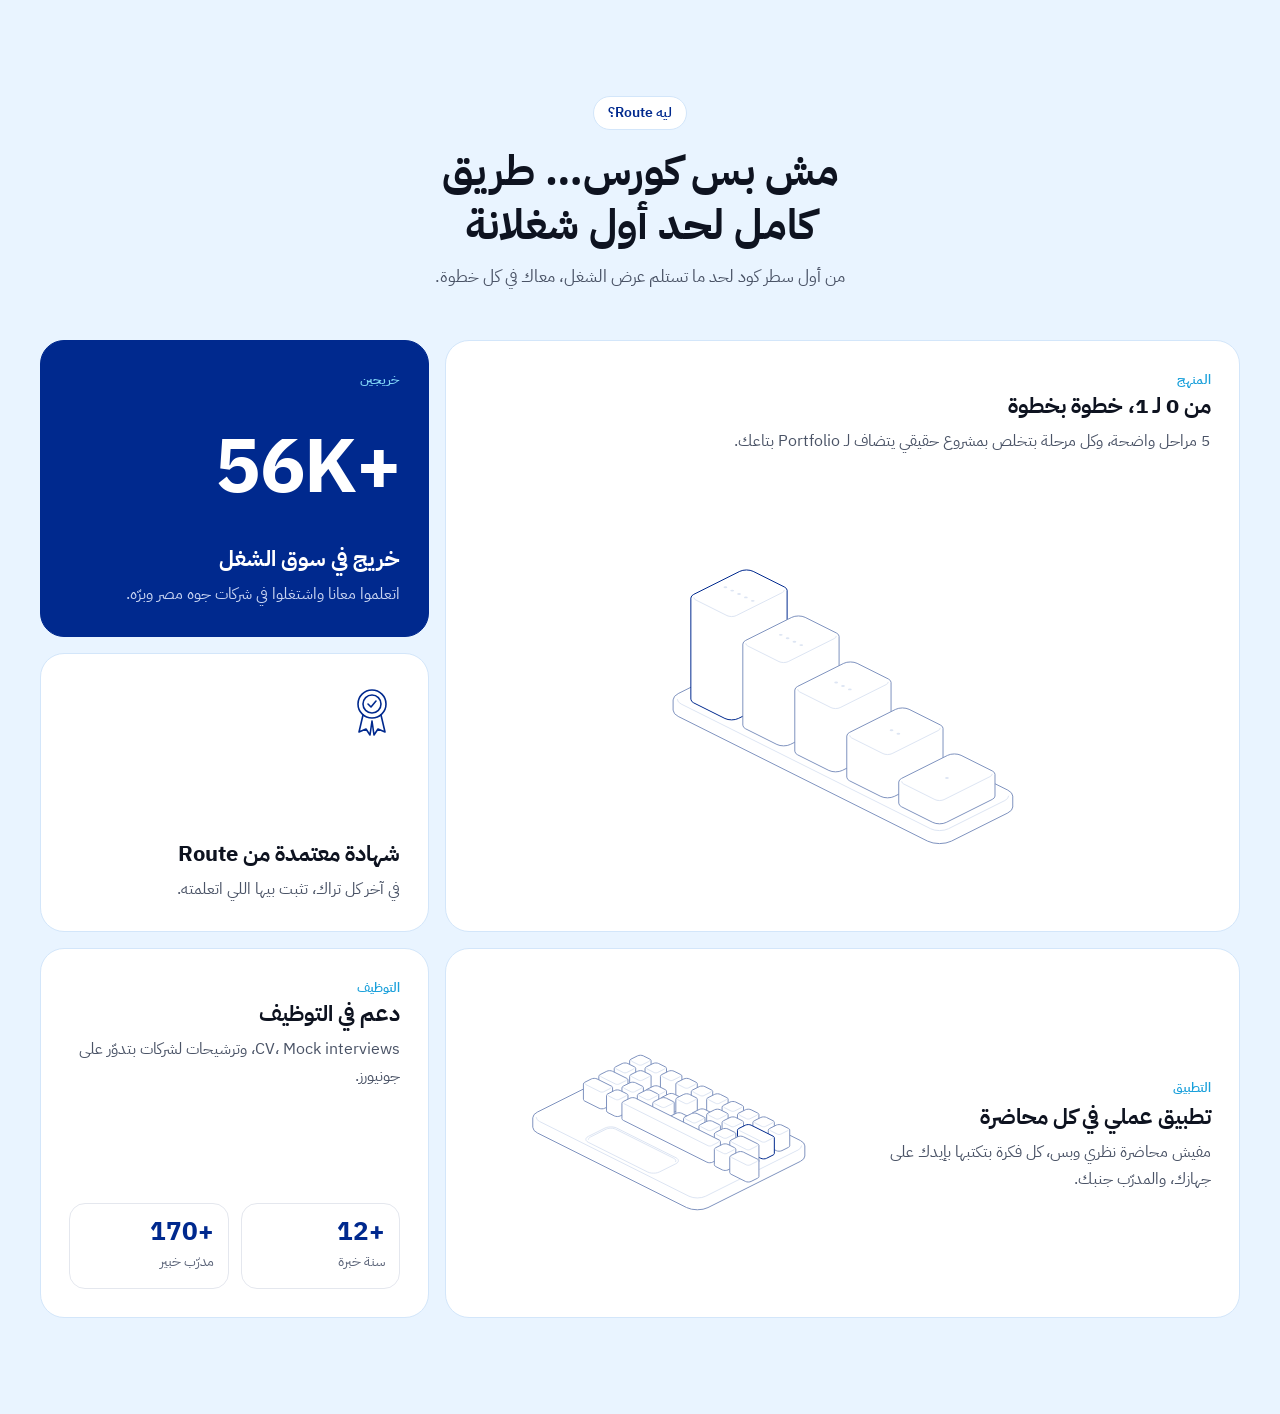
<file: sections/why-route.html>
<!doctype html>
<html lang="ar" dir="rtl">
<head>
<meta charset="utf-8">
<meta name="viewport" content="width=device-width,initial-scale=1">
<title>ليه Route؟</title>
<link rel="preconnect" href="https://fonts.googleapis.com">
<link rel="preconnect" href="https://fonts.gstatic.com" crossorigin>
<link rel="stylesheet" href="https://fonts.googleapis.com/css2?family=IBM+Plex+Sans+Arabic:wght@400;500;600;700&display=swap">
<style>
:root{
  --primary:#00298E; --primary-deep:#001F6B;
  --cyan:#1AA0DB; --cyan-soft:#E6F4FB;
  --ink:#0E1320; --body:#4A5366; --muted:#5A6378;
  --line:#E4E7EE; --alt:#E9F4FF; --alt-line:#D3E6FA;
  --font:'IBM Plex Sans Arabic',Tahoma,'Segoe UI',sans-serif;
  /* the Hairline palette, in Route's blues */
  --hairline-plate:#FFFFFF; --hairline-hi:#00298E; --hairline-edge:#7F93BF;
  --hairline-mid:#B9C6E0; --hairline-lo:#DDE5F3; --hairline-stroke:1;
}
*,*::before,*::after{box-sizing:border-box}
body{margin:0;background:#fff;color:var(--ink);font-family:var(--font);font-size:17px;line-height:1.7;-webkit-font-smoothing:antialiased}

/* ── ليه Route؟ ── */
.why{padding:96px 16px;background:var(--alt)}
.why .wrap{max-width:1200px;margin:0 auto}
.why-head{text-align:center;max-width:640px;margin:0 auto 48px}
.why .eyebrow{display:inline-block;padding:4px 14px;border-radius:999px;background:#fff;border:1px solid var(--alt-line);color:var(--primary);font-size:14px;font-weight:600}
.why h2{margin:14px 0 10px;font-size:clamp(28px,4vw,42px);line-height:1.3;font-weight:700;text-wrap:balance}
.why-head p{margin:0;color:var(--body)}

.bento{display:grid;grid-template-columns:repeat(3,1fr);grid-auto-rows:minmax(200px,auto);gap:16px}
.tile{position:relative;display:flex;flex-direction:column;background:#fff;border:1px solid var(--alt-line);border-radius:24px;padding:28px;overflow:hidden}
.tile h3{margin:0 0 6px;font-size:22px;line-height:1.4;font-weight:700}
.tile p{margin:0;color:var(--body);font-size:16px}
.tile .tag{font-size:13px;font-weight:600;color:var(--cyan)}

.t-steps{grid-column:span 2;grid-row:span 2}
.t-keys{grid-column:span 2;display:grid;grid-template-columns:1fr 1.15fr;align-items:center;gap:8px}

/* the figure's plate and its read-out, as on the bench */
.fig{position:relative;flex:1;display:flex;align-items:center;justify-content:center;min-height:0}
.fig [data-hairline]{width:100%;max-width:560px;cursor:crosshair}
.t-keys .fig [data-hairline]{max-width:none}
.read{position:absolute;top:0;inset-inline-start:0;margin-top:8px;font:600 13px/1 var(--font);color:var(--hairline-edge);letter-spacing:.02em;transition:color .26s}
.fig:hover .read{color:var(--primary)}

.t-stat{justify-content:space-between;background:var(--primary);border-color:var(--primary);color:#fff}
.t-stat .big{direction:ltr;text-align:end;font-size:clamp(56px,6vw,76px);font-weight:700;line-height:1;letter-spacing:-.02em}
.t-stat p{color:#C9D5F2}
.t-stat .tag{color:var(--sky,#7FD3F5)}

.mini{display:grid;grid-template-columns:1fr 1fr;gap:12px;margin-top:auto;padding-top:20px}
.mini div{border:1px solid var(--line);border-radius:16px;padding:12px 14px}
.mini b{display:block;direction:ltr;text-align:end;font-size:26px;line-height:1.2;color:var(--primary)}
.mini span{font-size:14px;color:var(--muted)}

.t-cert .seal{width:56px;height:56px;margin-bottom:auto;color:var(--primary)}
.t-cert .seal + div{margin-top:24px}

@media (max-width:900px){
  .bento{grid-template-columns:1fr 1fr}
  .t-steps,.t-keys{grid-column:1 / -1}
}
@media (max-width:600px){
  .why{padding:64px 16px}
  .bento{grid-template-columns:1fr}
  .t-steps{grid-row:auto}
  .t-keys{grid-template-columns:1fr}
  .tile{padding:22px}
}
</style>
</head>
<body>

<section class="why" id="why" aria-labelledby="whyTitle">
  <div class="wrap">
    <div class="why-head">
      <span class="eyebrow">ليه Route؟</span>
      <h2 id="whyTitle">مش بس كورس… طريق كامل لحد أول شغلانة</h2>
      <p>من أول سطر كود لحد ما تستلم عرض الشغل، معاك في كل خطوة.</p>
    </div>

    <div class="bento">
      <article class="tile t-steps">
        <span class="tag">المنهج</span>
        <h3>من 0 لـ 1، خطوة بخطوة</h3>
        <p>5 مراحل واضحة، وكل مرحلة بتخلص بمشروع حقيقي يتضاف لـ Portfolio بتاعك.</p>
        <div class="fig"><span class="read" data-read="steps"></span><div data-fig="steps"></div></div>
      </article>

      <article class="tile t-stat">
        <span class="tag">خريجين</span>
        <div class="big">56K+</div>
        <div>
          <h3>خريج في سوق الشغل</h3>
          <p>اتعلموا معانا واشتغلوا في شركات جوه مصر وبرّه.</p>
        </div>
      </article>

      <article class="tile t-cert">
        <svg class="seal" viewBox="0 0 56 56" fill="none" stroke="currentColor" stroke-width="1.6" stroke-linejoin="round" stroke-linecap="round" aria-hidden="true">
          <circle cx="28" cy="22" r="14"/><circle cx="28" cy="22" r="9"/><path d="m24 22 3 3 5-6"/><path d="M19 33 15 50l7-3 4 6 2-14M37 33l4 17-7-3-4 6-2-14"/>
        </svg>
        <div>
          <h3>شهادة معتمدة من Route</h3>
          <p>في آخر كل تراك، تثبت بيها اللي اتعلمته.</p>
        </div>
      </article>

      <article class="tile t-keys">
        <div>
          <span class="tag">التطبيق</span>
          <h3>تطبيق عملي في كل محاضرة</h3>
          <p>مفيش محاضرة نظري وبس، كل فكرة بتكتبها بإيدك على جهازك، والمدرّب جنبك.</p>
        </div>
        <div class="fig"><span class="read" data-read="keys"></span><div data-fig="keys"></div></div>
      </article>

      <article class="tile t-career">
        <span class="tag">التوظيف</span>
        <h3>دعم في التوظيف</h3>
        <p>CV، Mock interviews، وترشيحات لشركات بتدوّر على جونيورز.</p>
        <div class="mini">
          <div><b>12+</b><span>سنة خبرة</span></div>
          <div><b>170+</b><span>مدرّب خبير</span></div>
        </div>
      </article>
    </div>
  </div>
</section>

<script>
/* hairline kernel sha256:346b48bdef2cdfafd5343eba01494255cf75f9c078e6fcd1aafc62bab62980a1 */
/*
 * HL: everything a figure may call. Read this index; the code under it is the
 * package's src/core, unchanged, and a figure should not need to read it.
 *
 * Every figure is drawn in a 400 × 320 viewBox. World space is x/y on the
 * ground and z up. Plates are filled with the ground colour and painted back
 * to front, so a nearer one covers a farther one: append in that order. At
 * the default camera, Cam(45, 0.5, S), +x runs down to the right and +y down
 * to the left, so the corner with the largest x and y is nearest the viewer:
 * append by ascending x + y, from the far corner (smallest x and y) to it.
 *
 * Camera
 *   Cam(azDeg, k, S)                       a camera: azimuth in degrees, k = sin(elevation) (0.5 is the 2:1 view), S = scale
 *   fit(C, points, cx, cy)                 centres the box of [x, y, z] points on (cx, cy); call it once, before proj
 *                                          it only centres, it never scales: choose S by trying values, with the most extreme pose in points.
 *                                          The six figures use S 1.42 to 2.12; the boxes they fit come out 230 to 310 wide and 180 to 245 tall
 *   proj(C)                                returns P(x, y, z), which gives [sx, sy]
 *   unproj(C, sx, sy, z)                   the world [x, y] under a screen point, on the plane at height z
 *   facing(C)                              returns front(sample): whether a ring sample faces the camera
 * Rounded solids
 *   rrect(u0, v0, u1, v1, r, n)            a rounded rectangle, as a ring of samples {u, v, nu, nv}
 *   circ(R, n)                             a circle, as a ring
 *   rings(x0, y0, x1, y1, r, b)            [ring, inner]: a rounded footprint and its crease ring, inset by b
 *                                          r, the corner radius, is cut to half the shorter side. b, the crease's inset in world units
 *                                          (0.6 to 2.2 in the figures), must stay under half the shorter side or the crease turns inside out
 *   prism(P, front, ring, inner, z0, z1)   {sil, crease}: a solid standing from z0 to z1, as two path strings
 *   ringAt(P, ring, z)                     the ring's points, projected at height z
 *   run(ring, keep)                        the one cyclic run of samples that pass keep
 *   hull(points)                           the convex hull of screen points
 *   extremes(P, ring)                      [left, right, nearest] samples: where dashed drops fall from
 *   fillet(points, radii, n)               rounds every vertex of a closed polygon; returns the new points
 *                                          radii is an array, one radius per vertex, each cut to half its shorter edge; a single number gives NaN.
 *                                          n is the steps round each corner, default 4: each vertex becomes n + 1 points
 *   ghost(P, front, ring, z0, depth)       a reflection's path {d, y0, y1}; reflect() draws it for you
 * Paths and numbers
 *   poly(points)                           a closed path string
 *   open(points)                           an open polyline string
 *   seg(a, b)                              one segment between two screen points [sx, sy], as its own subpath; project world points with P first
 *   clamp(v, a, b)
 *   lerp(a, b, t)
 *   rad(deg)
 *   r2(n)                                  two decimals
 * The continuous clock: one spring per moving number
 *   spring(x, opts)                        at rest on x; write .t to retarget; opts {k, c, m, eps}, default k 100, c 18, m 1
 *   stepS(sp, dt)                          advances by dt seconds; returns whether it is still moving
 * The discrete clock: a 700ms tween on (.32, .72, 0, 1)
 *   tween(v, dur)                          at rest on v; dur defaults to 700 (ms)
 *   tset(tw, to, now, delay)               retargets from where it is, after delay ms: the stagger
 *                                          the same target again does nothing, so calling it on every pointer move is safe
 *   tval(tw, now)                          its value at now
 *   tdone(tw, now)                         whether it has landed
 *   bezier(x1, y1, x2, y2)                 a CSS cubic-bezier, as a function of progress
 *   EASE_LIFT                              the lift curve itself
 *   reducedMotion()                        true when the reader asked for less motion; springs and tweens already land at once
 *   setReducedMotion(on)                   the loop's business, not a figure's
 * Drawing
 *   mk(tag, attrs, parent)                 one svg element: the only way a figure makes a node
 *   solid(parent)                          {g, sil, cr}: a group holding a silhouette path and a crease path
 *   put(solid, paths)                      writes prism()'s {sil, crease} into solid()'s {sil, cr}: sil into sil, crease into cr
 *   flatDot(parent, C, r, cls)             a dot lying on the ground plane; cls is "dot", "dot m" or "dot off"
 *   place(el, point)                       moves a dot or a circle to [sx, sy]
 *   reflect(svg, parent, P, front, ring, z0, depth)   a fading mirror under a solid
 *   fade(svg, y0, y1, a0)                  a vertical fade, as a mask; returns the value for a mask attribute
 * Life
 *   register(stage, tick)                  joins the one frame loop; tick(dt in seconds, now in ms) returns true to ask for another frame; gives {wake, unregister}
 *   pointer(stage, handlers)               {move(point), down(point), leave()}, points in viewBox units; returns its disposer
 *   disposer()                             {add, on, dispose}: collects tear-down, so destroy is bag.dispose
 * The bench's business, not a figure's
 *   css(lightDark)
 *   inject(root)
 *   tour(stage, stops, onStop)             an unseen pointer that walks the stops, [x, y] in viewBox units or null to leave, and gives way to a real one; onStop(i) on each arrival; returns {stop}
 *   LAP                                    the default stops: a diamond around the centre, then a leave
 *
 * Classes, on path, polygon, ellipse and line. They are the whole palette; a
 * figure sets no colour, width or fill of its own.
 *     (none)   filled with the ground colour, medium stroke
 *     sil      the silhouette's stroke        hi    the bright stroke: the only highlight
 *     lo       the dim stroke                 nf    no fill        fo   fill only, no stroke
 *     dash     a dashed guide
 *     dot      a bright dot                   dot m   a medium dot     dot off   a dim dot
 */
var HL = (() => {
  var __defProp = Object.defineProperty;
  var __getOwnPropDesc = Object.getOwnPropertyDescriptor;
  var __getOwnPropNames = Object.getOwnPropertyNames;
  var __hasOwnProp = Object.prototype.hasOwnProperty;
  var __export = (target, all) => {
    for (var name in all)
      __defProp(target, name, { get: all[name], enumerable: true });
  };
  var __copyProps = (to, from, except, desc) => {
    if (from && typeof from === "object" || typeof from === "function") {
      for (let key of __getOwnPropNames(from))
        if (!__hasOwnProp.call(to, key) && key !== except)
          __defProp(to, key, { get: () => from[key], enumerable: !(desc = __getOwnPropDesc(from, key)) || desc.enumerable });
    }
    return to;
  };
  var __toCommonJS = (mod) => __copyProps(__defProp({}, "__esModule", { value: true }), mod);

  // packages/hairline/src/core/kernel.ts
  var kernel_exports = {};
  __export(kernel_exports, {
    Cam: () => Cam,
    EASE_LIFT: () => EASE_LIFT,
    LAP: () => LAP,
    bezier: () => bezier,
    circ: () => circ,
    clamp: () => clamp,
    css: () => css,
    disposer: () => disposer,
    extremes: () => extremes,
    facing: () => facing,
    fade: () => fade,
    fillet: () => fillet,
    fit: () => fit,
    flatDot: () => flatDot,
    ghost: () => ghost,
    hull: () => hull,
    inject: () => inject,
    lerp: () => lerp,
    mk: () => mk,
    open: () => open,
    place: () => place,
    pointer: () => pointer,
    poly: () => poly,
    prism: () => prism,
    proj: () => proj,
    put: () => put,
    r2: () => r2,
    rad: () => rad,
    reducedMotion: () => reducedMotion,
    reflect: () => reflect,
    register: () => register,
    ringAt: () => ringAt,
    rings: () => rings,
    rrect: () => rrect,
    run: () => run,
    seg: () => seg,
    setReducedMotion: () => setReducedMotion,
    solid: () => solid,
    spring: () => spring,
    stepS: () => stepS,
    tdone: () => tdone,
    tour: () => tour,
    tset: () => tset,
    tval: () => tval,
    tween: () => tween,
    unproj: () => unproj
  });

  // packages/hairline/src/core/iso.ts
  var clamp = (v, a, b) => Math.max(a, Math.min(b, v));
  var lerp = (a, b, t) => a + (b - a) * t;
  var rad = (d) => d * Math.PI / 180;
  var r2 = (n) => Math.round(n * 100) / 100;
  var poly = (pts) => "M" + pts.map((p) => r2(p[0]) + " " + r2(p[1])).join("L") + "Z";
  var seg = (a, b) => `M${r2(a[0])} ${r2(a[1])}L${r2(b[0])} ${r2(b[1])}`;
  var open = (pts) => pts.length < 2 ? "" : "M" + pts.map((p) => r2(p[0]) + " " + r2(p[1])).join("L");
  var Cam = (azDeg, k, S) => ({ az: rad(azDeg), k, S, ox: 0, oy: 0 });
  function proj(C) {
    const c = Math.cos(C.az), s = Math.sin(C.az), zf = Math.sqrt(1 - C.k * C.k);
    return (x, y, z) => {
      const X = x * c - y * s, Y = x * s + y * c;
      return [C.ox + C.S * X, C.oy + C.S * (Y * C.k - z * zf)];
    };
  }
  function unproj(C, sx, sy, z) {
    const c = Math.cos(C.az), s = Math.sin(C.az), zf = Math.sqrt(1 - C.k * C.k);
    const X = (sx - C.ox) / C.S, Y = ((sy - C.oy) / C.S + z * zf) / C.k;
    return [X * c + Y * s, -X * s + Y * c];
  }
  function fit(C, pts, cx, cy) {
    C.ox = 0;
    C.oy = 0;
    const P = proj(C);
    let a = 1e9, b = -1e9, c = 1e9, d = -1e9;
    for (const p of pts) {
      const q = P(p[0], p[1], p[2]);
      a = Math.min(a, q[0]);
      b = Math.max(b, q[0]);
      c = Math.min(c, q[1]);
      d = Math.max(d, q[1]);
    }
    C.ox = cx - (a + b) / 2;
    C.oy = cy - (c + d) / 2;
  }
  function rrect(u0, v0, u1, v1, r, n = 4) {
    r = Math.max(0, Math.min(r, (u1 - u0) / 2, (v1 - v0) / 2));
    const out = [];
    for (const [cu, cv, a0] of [[u1 - r, v1 - r, 0], [u0 + r, v1 - r, 90], [u0 + r, v0 + r, 180], [u1 - r, v0 + r, 270]])
      for (let k = 0; k <= n; k++) {
        const a = rad(a0 + 90 * k / n), ca = Math.cos(a), sa = Math.sin(a);
        out.push({ u: cu + r * ca, v: cv + r * sa, nu: ca, nv: sa });
      }
    return out;
  }
  function circ(R, n = 96) {
    const out = [];
    for (let k = 0; k < n; k++) {
      const a = k / n * Math.PI * 2, ca = Math.cos(a), sa = Math.sin(a);
      out.push({ u: R * ca, v: R * sa, nu: ca, nv: sa });
    }
    return out;
  }
  function hull(input) {
    const pts = input.slice().sort((a, b) => a[0] - b[0] || a[1] - b[1]);
    const x = (o, a, b) => (a[0] - o[0]) * (b[1] - o[1]) - (a[1] - o[1]) * (b[0] - o[0]);
    const lo = [], up = [];
    for (const p of pts) {
      while (lo.length > 1 && x(lo[lo.length - 2], lo[lo.length - 1], p) <= 0) lo.pop();
      lo.push(p);
    }
    for (let i = pts.length - 1; i >= 0; i--) {
      const p = pts[i];
      while (up.length > 1 && x(up[up.length - 2], up[up.length - 1], p) <= 0) up.pop();
      up.push(p);
    }
    lo.pop();
    up.pop();
    return lo.concat(up);
  }
  var ringAt = (P, ring, z) => ring.map((q) => P(q.u, q.v, z));
  var facing = (C) => {
    const s = Math.sin(C.az), c = Math.cos(C.az);
    return (q) => q.nu * s + q.nv * c >= -1e-6;
  };
  function run(ring, keep) {
    const n = ring.length;
    let s = -1;
    for (let i = 0; i < n; i++) if (keep(ring[i]) && !keep(ring[(i + n - 1) % n])) {
      s = i;
      break;
    }
    if (s < 0) return keep(ring[0]) ? ring.slice() : [];
    const out = [];
    for (let k = 0; k < n && keep(ring[(s + k) % n]); k++) out.push(ring[(s + k) % n]);
    return out;
  }
  function prism(P, front, ring, inner, z0, z1) {
    return {
      sil: poly(hull(ringAt(P, ring, z1).concat(ringAt(P, ring, z0)))),
      crease: inner ? open(ringAt(P, run(inner, front), z1)) : ""
    };
  }
  var rings = (x0, y0, x1, y1, r, b) => [
    rrect(x0, y0, x1, y1, r),
    rrect(x0 + b, y0 + b, x1 - b, y1 - b, Math.max(0.3, r - b))
  ];
  function extremes(P, ring) {
    const pr = ring.map((q) => P(q.u, q.v, 0));
    let a = 0, b = 0, c = 0;
    pr.forEach((p, k) => {
      if (p[0] < pr[a][0]) a = k;
      if (p[0] > pr[b][0]) b = k;
      if (p[1] > pr[c][1]) c = k;
    });
    return [ring[a], ring[b], ring[c]];
  }
  function fillet(pts, rs, n = 4) {
    const m = pts.length, out = [];
    for (let i = 0; i < m; i++) {
      const a = pts[(i + m - 1) % m], p = pts[i], b = pts[(i + 1) % m];
      const la = Math.hypot(a[0] - p[0], a[1] - p[1]), lb = Math.hypot(b[0] - p[0], b[1] - p[1]);
      const t = Math.min(rs[i], la / 2, lb / 2);
      const p1 = [p[0] + (a[0] - p[0]) / la * t, p[1] + (a[1] - p[1]) / la * t];
      const p2 = [p[0] + (b[0] - p[0]) / lb * t, p[1] + (b[1] - p[1]) / lb * t];
      for (let k = 0; k <= n; k++) {
        const s = k / n, w = 1 - s;
        out.push([w * w * p1[0] + 2 * w * s * p[0] + s * s * p2[0], w * w * p1[1] + 2 * w * s * p[1] + s * s * p2[1]]);
      }
    }
    return out;
  }
  function ghost(P, front, ring, z0, depth) {
    const f = run(ring, front), lowP = ringAt(P, f, z0 - depth);
    return {
      d: open(lowP) + [f[0], f[f.length - 1]].map((q) => seg(P(q.u, q.v, z0), P(q.u, q.v, z0 - depth))).join(""),
      y0: Math.min(...ringAt(P, f, z0).map((p) => p[1])),
      y1: Math.max(...lowP.map((p) => p[1])) + 2
    };
  }

  // packages/hairline/src/core/motion.ts
  var reduced = false;
  var setReducedMotion = (on) => {
    reduced = on;
  };
  var reducedMotion = () => reduced;
  function spring(x, o = {}) {
    return { x, v: 0, t: x, k: o.k ?? 100, c: o.c ?? 18, m: o.m ?? 1, eps: o.eps ?? 0.01 };
  }
  function stepS(sp, dt) {
    if (reduced) {
      sp.x = sp.t;
      sp.v = 0;
      return false;
    }
    const n = Math.max(1, Math.ceil(dt * 240)), h = dt / n;
    for (let i = 0; i < n; i++) {
      const a = (-sp.k * (sp.x - sp.t) - sp.c * sp.v) / sp.m;
      sp.v += a * h;
      sp.x += sp.v * h;
    }
    if (Math.abs(sp.x - sp.t) < sp.eps && Math.abs(sp.v) < sp.eps * 10) {
      sp.x = sp.t;
      sp.v = 0;
      return false;
    }
    return true;
  }
  function bezier(x1, y1, x2, y2) {
    const cx = 3 * x1, bx = 3 * (x2 - x1) - cx, ax = 1 - cx - bx;
    const cy = 3 * y1, by = 3 * (y2 - y1) - cy, ay = 1 - cy - by;
    const X = (u) => ((ax * u + bx) * u + cx) * u;
    const Y = (u) => ((ay * u + by) * u + cy) * u;
    const dX = (u) => (3 * ax * u + 2 * bx) * u + cx;
    return (t) => {
      if (t <= 0) return 0;
      if (t >= 1) return 1;
      let u = t;
      for (let i = 0; i < 8; i++) {
        const e = X(u) - t;
        if (Math.abs(e) < 1e-5) break;
        const d = dX(u);
        if (Math.abs(d) < 1e-6) break;
        u -= e / d;
      }
      if (!(u >= 0 && u <= 1) || Math.abs(X(u) - t) > 1e-4) {
        let lo = 0, hi = 1;
        u = t;
        for (let i = 0; i < 24; i++) {
          if (X(u) < t) lo = u;
          else hi = u;
          u = (lo + hi) / 2;
        }
      }
      return Y(u);
    };
  }
  var EASE_LIFT = bezier(0.32, 0.72, 0, 1);
  var tween = (v, dur = 700) => ({ from: v, to: v, t0: -1e9, dur });
  var tval = (tw, now) => {
    const p = clamp((now - tw.t0) / tw.dur, 0, 1);
    return tw.from + (tw.to - tw.from) * (reduced ? 1 : EASE_LIFT(p));
  };
  var tset = (tw, to, now, delay) => {
    if (tw.to === to) return;
    tw.from = tval(tw, now);
    tw.to = to;
    tw.t0 = now + delay;
  };
  var tdone = (tw, now) => reduced || now >= tw.t0 + tw.dur;

  // packages/hairline/src/core/stage.ts
  var NS = "http://www.w3.org/2000/svg";
  function mk(tag, attrs, parent) {
    const e = document.createElementNS(NS, tag);
    if (attrs) for (const k in attrs) e.setAttribute(k, String(attrs[k]));
    if (parent) parent.appendChild(e);
    return e;
  }
  function solid(parent) {
    const g = mk("g", {}, parent);
    return { g, sil: mk("path", { class: "sil" }, g), cr: mk("path", { class: "nf lo" }, g) };
  }
  var put = (el, s) => {
    el.sil.setAttribute("d", s.sil);
    el.cr.setAttribute("d", s.crease);
  };
  var flatDot = (parent, C, r, cls) => mk("ellipse", { rx: r2(r * C.S), ry: r2(r * C.S * C.k), class: cls }, parent);
  var place = (el, q) => {
    el.setAttribute("cx", String(r2(q[0])));
    el.setAttribute("cy", String(r2(q[1])));
  };
  var fid = 0;
  function fade(svg, y0, y1, a0 = 0.7) {
    const id = "hl-fd" + ++fid, defs = mk("defs", {}, svg);
    const lg = mk("linearGradient", { id: id + "g", gradientUnits: "userSpaceOnUse", x1: 0, y1: r2(y0), x2: 0, y2: r2(y1) }, defs);
    mk("stop", { offset: 0, "stop-color": "#fff", "stop-opacity": a0 }, lg);
    mk("stop", { offset: 1, "stop-color": "#fff", "stop-opacity": 0 }, lg);
    const m = mk("mask", { id, maskUnits: "userSpaceOnUse", x: 0, y: 0, width: 400, height: 320 }, defs);
    mk("rect", { x: 0, y: 0, width: 400, height: 320, fill: `url(#${id}g)` }, m);
    return `url(#${id})`;
  }
  function reflect(svg, parent, P, front, ring, z0, depth) {
    const r = ghost(P, front, ring, z0, depth);
    const gh = mk("g", { class: "ghost", mask: fade(svg, r.y0, r.y1) }, parent);
    mk("path", { d: r.d }, gh);
  }
  var boards = [];
  var byStage = /* @__PURE__ */ new Map();
  var raf = 0;
  var last = 0;
  var io = null;
  var rm = null;
  function frame() {
    const now = performance.now();
    const dt = Math.min(0.05, Math.max(0, (now - last) / 1e3));
    last = now;
    let any = false;
    for (const b of boards.slice()) if (b.vis && b.awake) {
      try {
        b.awake = !!b.tick(dt, now);
      } catch (err) {
        b.awake = false;
        setTimeout(() => {
          throw err;
        });
      }
      any = any || b.awake;
    }
    raf = any ? requestAnimationFrame(frame) : 0;
  }
  function wake(b) {
    b.awake = true;
    if (!raf) {
      last = performance.now();
      raf = requestAnimationFrame(frame);
    }
  }
  var onMotion = () => {
    setReducedMotion(!!rm?.matches);
    boards.forEach(wake);
  };
  function start() {
    if (io) return;
    io = new IntersectionObserver((es) => {
      for (const e of es) {
        const set = byStage.get(e.target);
        if (!set) continue;
        for (const b of set) {
          b.vis = e.isIntersecting;
          if (b.vis) wake(b);
        }
      }
    }, { rootMargin: "80px" });
    rm = matchMedia("(prefers-reduced-motion: reduce)");
    setReducedMotion(rm.matches);
    rm.addEventListener("change", onMotion);
  }
  function stop() {
    if (raf) cancelAnimationFrame(raf);
    raf = 0;
    io?.disconnect();
    io = null;
    rm?.removeEventListener("change", onMotion);
    rm = null;
  }
  function register(stage, tick) {
    start();
    const b = { stage, tick, vis: false, awake: true };
    boards.push(b);
    const peers = byStage.get(stage);
    if (peers) {
      for (const p of peers) b.vis = p.vis;
      peers.add(b);
      if (b.vis) wake(b);
    } else {
      byStage.set(stage, /* @__PURE__ */ new Set([b]));
      io.observe(stage);
    }
    tick(0, performance.now());
    let gone = false;
    return {
      wake: () => {
        if (!gone) wake(b);
      },
      unregister: () => {
        if (gone) return;
        gone = true;
        boards = boards.filter((x) => x !== b);
        const set = byStage.get(stage);
        if (set) {
          set.delete(b);
          if (!set.size) {
            byStage.delete(stage);
            io?.unobserve(stage);
          }
        }
        if (!boards.length) stop();
      }
    };
  }
  var handlers = /* @__PURE__ */ new WeakMap();
  var touring = /* @__PURE__ */ new WeakMap();
  function pointer(stage, on) {
    handlers.set(stage, on);
    let tm = 0;
    const pt = (e) => {
      const r = stage.getBoundingClientRect();
      return [(e.clientX - r.left) / r.width * 400, (e.clientY - r.top) / r.height * 320];
    };
    const move = (e) => {
      clearTimeout(tm);
      touring.get(stage)?.hold();
      on.move(pt(e), e);
    };
    const down = (e) => {
      clearTimeout(tm);
      touring.get(stage)?.hold();
      if (e.pointerType !== "mouse") stage.releasePointerCapture?.(e.pointerId);
      if (on.down) on.down(pt(e), e);
      else on.move(pt(e), e);
    };
    const leave = (e) => {
      clearTimeout(tm);
      tm = window.setTimeout(() => {
        on.leave(e);
        touring.get(stage)?.release();
      }, e.pointerType === "mouse" ? 0 : 1400);
    };
    stage.addEventListener("pointermove", move);
    stage.addEventListener("pointerdown", down);
    stage.addEventListener("pointerleave", leave);
    return () => {
      clearTimeout(tm);
      if (handlers.get(stage) === on) handlers.delete(stage);
      stage.removeEventListener("pointermove", move);
      stage.removeEventListener("pointerdown", down);
      stage.removeEventListener("pointerleave", leave);
    };
  }
  var LAP = [[128, 150], [200, 118], [272, 150], [200, 206], null];
  var TRAVEL = 900;
  var DWELL = 1200;
  var REST = 1800;
  var RESUME = 1200;
  var STAGGER = 450;
  var GHOST = { pointerType: "ghost" };
  var started = 0;
  function entry([x, y]) {
    const dx = x - 200, dy = y - 160;
    if (!dx && !dy) return [200, 320];
    const k = Math.min(dx ? (dx > 0 ? 200 : -200) / dx : Infinity, dy ? (dy > 0 ? 160 : -160) / dy : Infinity);
    return [200 + dx * k, 160 + dy * k];
  }
  function tour(stage, stops, onStop) {
    let i = 0;
    let wait = RESUME + STAGGER * (started++ % 4);
    let t = -1;
    let at = null;
    let origin = [200, 320];
    let hand = false, keys = stage.contains(stage.ownerDocument.activeElement);
    let gone = false;
    const leave = () => {
      at = null;
      t = -1;
      handlers.get(stage)?.leave(GHOST);
    };
    const tick = (dt) => {
      if (hand || keys || !stops.length) return false;
      if (reducedMotion()) {
        if (at) leave();
        return false;
      }
      if (wait > 0) {
        wait -= dt * 1e3;
        return true;
      }
      const stop2 = stops[i];
      if (stop2 === null) {
        if (at) leave();
        onStop?.(i);
        i = (i + 1) % stops.length;
        wait = REST;
        return true;
      }
      const h = handlers.get(stage);
      if (!h) return true;
      if (t < 0) {
        origin = at ?? entry(stop2);
        t = 0;
      }
      t = Math.min(TRAVEL, t + dt * 1e3);
      const k = EASE_LIFT(t / TRAVEL);
      at = [origin[0] + (stop2[0] - origin[0]) * k, origin[1] + (stop2[1] - origin[1]) * k];
      h.move(at, GHOST);
      if (t < TRAVEL) return true;
      onStop?.(i);
      i = (i + 1) % stops.length;
      t = -1;
      wait = DWELL;
      return true;
    };
    const take = () => {
      at = null;
      t = -1;
    };
    const give = () => {
      if (hand || keys) return;
      i = 0;
      t = -1;
      wait = RESUME;
      board.wake();
    };
    const me = {
      hold: () => {
        hand = true;
        take();
      },
      release: () => {
        if (!hand) return;
        hand = false;
        give();
      }
    };
    const focusIn = () => {
      keys = true;
      take();
    };
    const focusOut = (e) => {
      if (keys && !stage.contains(e.relatedTarget)) {
        keys = false;
        give();
      }
    };
    stage.addEventListener("focusin", focusIn);
    stage.addEventListener("focusout", focusOut);
    touring.set(stage, me);
    const board = register(stage, tick);
    return {
      stop: () => {
        if (gone) return;
        gone = true;
        board.unregister();
        stage.removeEventListener("focusin", focusIn);
        stage.removeEventListener("focusout", focusOut);
        if (touring.get(stage) === me) touring.delete(stage);
        if (at) leave();
      }
    };
  }
  function disposer() {
    let fns = [];
    return {
      add: (fn) => {
        fns.push(fn);
      },
      on: (target, type, fn, opts) => {
        const h = fn;
        target.addEventListener(type, h, opts);
        fns.push(() => target.removeEventListener(type, h, opts));
      },
      dispose: () => {
        const run2 = fns;
        fns = [];
        for (let i = run2.length - 1; i >= 0; i--) run2[i]();
      }
    };
  }

  // packages/hairline/src/core/styles.ts
  var LIGHT = { plate: "#ffffff", hi: "#232327", edge: "#a4a4ac", mid: "#c3c3c9", lo: "#e0e0e4" };
  var DARK = { plate: "#08090a", hi: "#d0d6e0", edge: "#5b5d64", mid: "#3e3e44", lo: "#29292d" };
  var KEYS = ["plate", "hi", "edge", "mid", "lo"];
  var vars = (p) => KEYS.map((k) => `--hl-${k}:var(--hairline-${k},${p[k]});`).join("");
  var EASE = "cubic-bezier(0.5,0,0.1,1)";
  var SVG = ":where([data-hairline]>svg)";
  function css(lightDark) {
    const both = Object.fromEntries(KEYS.map((k) => [k, `light-dark(${LIGHT[k]},${DARK[k]})`]));
    return [
      // the box, and the palette: light unless something below says otherwise
      `:where([data-hairline]){display:block;position:relative;aspect-ratio:5/4;touch-action:pan-y;user-select:none;-webkit-user-select:none;--hl-sw:var(--hairline-stroke,0.9);${vars(LIGHT)}}`,
      // the page's color-scheme
      lightDark ? `:where([data-hairline]){${vars(both)}}` : "",
      // an ancestor that says dark
      `:where(.dark,[data-theme="dark"]) :where([data-hairline]){${vars(DARK)}}`,
      // the figure's own theme option
      `:where([data-hairline][data-hairline-theme="light"]){${vars(LIGHT)}}`,
      `:where([data-hairline][data-hairline-theme="dark"]){${vars(DARK)}}`,
      `:where([data-hairline]:focus-visible){outline:1.5px solid var(--hl-hi);outline-offset:2px}`,
      `${SVG}{position:absolute;inset:0;width:100%;height:100%;display:block}`,
      // Riffle's live region: read, not seen
      `:where([data-hairline]>[data-hairline-live]){position:absolute;width:1px;height:1px;margin:-1px;padding:0;border:0;overflow:hidden;clip-path:inset(50%);white-space:nowrap}`,
      // the drawing: plates are filled with the plate colour and painted back to front
      `${SVG} :where(path,polygon,ellipse,line){fill:var(--hl-plate);stroke:var(--hl-mid);stroke-width:var(--hl-sw);vector-effect:non-scaling-stroke;stroke-linejoin:round;stroke-linecap:round;transition:stroke 260ms ${EASE}}`,
      `${SVG} :where(.nf){fill:none}`,
      `${SVG} :where(.fo){stroke:none}`,
      `${SVG} :where(.sil){stroke:var(--hl-edge)}`,
      `${SVG} :where(.hi){stroke:var(--hl-hi)}`,
      `${SVG} :where(.lo){stroke:var(--hl-lo)}`,
      `${SVG} :where(.dash){stroke-dasharray:1 3}`,
      `${SVG} :where(.dot){stroke:none;fill:var(--hl-hi);transition:fill 260ms ${EASE}}`,
      `${SVG} :where(.dot.m){fill:var(--hl-edge)}`,
      `${SVG} :where(.dot.off){fill:var(--hl-lo)}`,
      `${SVG} :where(.ghost path){fill:none;stroke:var(--hl-mid)}`
    ].join("");
  }
  var done = /* @__PURE__ */ new WeakSet();
  function inject(root) {
    if (done.has(root)) return;
    done.add(root);
    const doc = root.nodeType === 9 ? root : root.ownerDocument;
    const win = doc.defaultView;
    const text = css(!!win?.CSS?.supports?.("color", "light-dark(#000,#fff)"));
    if (win && "adoptedStyleSheets" in root) {
      try {
        const sheet = new win.CSSStyleSheet();
        sheet.replaceSync(text);
        root.adoptedStyleSheets = [...root.adoptedStyleSheets, sheet];
        return;
      } catch {
      }
    }
    const style = doc.createElement("style");
    style.setAttribute("data-hairline-style", "");
    style.textContent = text;
    (root.nodeType === 9 ? doc.head ?? doc.documentElement : root).appendChild(style);
  }
  return __toCommonJS(kernel_exports);
})();
/* /hairline kernel */
</script>
<script>
/*
 * The host: the bench's mount, once per tile. Each figure takes the stage in
 * its tile and writes its read-out to the tile's corner; it is set at the
 * middle of its range, the value the bench starts at.
 */
/* the read-out, said in Arabic; at rest the tile stays quiet */
const say = (t) => {
  if (t === "rest" || t === "deck") return "";
  const m = t.match(/^stage (\d)$/);
  if (m) return `المرحلة ${m[1]} من 5`;
  return { enter: "Enter", space: "Space" }[t] || "";
};
window.hairline = (figure) => {
  const stage = document.querySelector(`[data-fig="${figure.name}"]`);
  const out = document.querySelector(`[data-read="${figure.name}"]`);
  if (!stage) return;
  HL.inject(document);
  stage.setAttribute("data-hairline", figure.name);
  stage.setAttribute("data-hairline-theme", "light");
  stage.setAttribute("role", "img");
  stage.setAttribute("aria-label", figure.means);
  const svg = HL.mk("svg", { viewBox: "0 0 400 320", "aria-hidden": "true" }, stage);
  let text = null;
  const read = {
    get textContent() { return text; },
    set textContent(v) { text = v == null ? "" : String(v); out.textContent = say(text); },
  };
  figure.mount({ stage, svg, read }, figure.range[1]);
  if (text === null) read.textContent = "rest";
};
</script>
<script type="module">
/**
 * Steps: five rounded blocks climbing away on a plinth, the course's five
 * stages. The block under the pointer lifts; its neighbours follow less,
 * staggered outwards. Each block carries its stage number as dots on its lid.
 * At rest the top step, the job, has the bright edge. The slider is the stagger.
 */
const {
  Cam, clamp, facing, fit, prism, proj, rings, unproj, flatDot,
  tset, tval, tdone, tween, mk, place, pointer, put, register, disposer, solid,
} = HL;

const N = 5, W = 30, D = 40, G = 5, H0 = 12, DH = 11, LIFT = 16, PAD = 7;
const SHARE = [1, 0.42, 0.14, 0.05, 0];

function mount({ stage, svg, read }, value) {
  const bag = disposer();
  let stag = value;
  const X1 = N * W + (N - 1) * G;
  const C = Cam(45, 0.5, 1.5);
  fit(C, [[-PAD, -PAD, -6], [X1 + PAD, D + PAD, -6], [X1 + PAD, -PAD, -6], [-PAD, D + PAD, -6], [0, 0, H0 + (N - 1) * DH + LIFT]], 200, 170);
  const P = proj(C), front = facing(C);

  const g = mk("g", {}, svg);
  const [pr, pi] = rings(-PAD, -PAD, X1 + PAD, D + PAD, 8, 2);
  put(solid(g), prism(P, front, pr, pi, -6, 0));

  // block i stands at x = i·(W+G); i = 0 is the far, tall one (the job), i = N-1 the near, low one (stage 1)
  const blocks = [];
  for (let i = 0; i < N; i++) {
    const x0 = i * (W + G), h = H0 + (N - 1 - i) * DH, stageNo = N - i;
    const [ring, inner] = rings(x0, 0, x0 + W, D, 4.5, 1.4);
    const el = solid(g), dots = mk("g", {}, g), dl = [];
    for (let k = 0; k < stageNo; k++) dl.push(flatDot(dots, C, 0.9, "dot off"));
    blocks.push({ i, x0, h, stageNo, ring, inner, el, dots, dl, z: tween(0), drawn: NaN });
  }

  function draw(b, z) {
    if (z === b.drawn) return;
    b.drawn = z;
    put(b.el, prism(P, front, b.ring, b.inner, z, z + b.h));
    const cx = b.x0 + W / 2, cy = D / 2, top = z + b.h;
    b.dl.forEach((el, k) => place(el, P(cx + (k - (b.stageNo - 1) / 2) * 4.6, cy, top)));
  }

  // hit: each block's REST volume, sampled up its height; the nearest block that holds the point wins
  function hit([sx, sy]) {
    let best = -1;
    for (const b of blocks) {
      for (let s = 0; s <= 6; s++) {
        const [wx, wy] = unproj(C, sx, sy, (b.h * s) / 6);
        if (wx >= b.x0 - 1 && wx <= b.x0 + W + 1 && wy >= -1 && wy <= D + 1) { best = Math.max(best, b.i); break; }
      }
    }
    return best;
  }

  const B = register(stage, (_dt, now) => {
    let moving = false;
    for (const b of blocks) { draw(b, tval(b.z, now)); if (!tdone(b.z, now)) moving = true; }
    return moving;
  });
  bag.add(B.unregister);

  let act = -2;
  function setActive(a) {
    if (a === act) return;
    const now = performance.now(), from = a >= 0 ? a : act;
    act = a;
    for (const b of blocks) {
      const d = Math.abs(b.i - from);
      tset(b.z, a < 0 ? 0 : LIFT * SHARE[clamp(d, 0, N - 1)], now, from < 0 ? 0 : d * stag);
      const lit = a < 0 ? b.i === 0 : b.i === a;
      b.el.sil.classList.toggle("hi", lit);
      b.dl.forEach((el) => { el.setAttribute("class", "dot " + (b.i === a ? "m" : "off")); });
    }
    read.textContent = a < 0 ? "rest" : `stage ${blocks[a].stageNo}`;
    B.wake();
  }
  setActive(-1);

  bag.add(pointer(stage, { move: (p) => setActive(hit(p)), leave: () => setActive(-1) }));
  bag.add(() => svg.replaceChildren());

  return { set: (v) => { stag = v; }, destroy: bag.dispose };
}

hairline({
  name: "steps",
  means: "Five stages climb to a first job: the step under the pointer lifts, and its neighbours follow in turn.",
  rules: [1, 2, 5, 9],
  range: [0, 45, 90],
  tour: [[255, 240], [202, 152], [124, 100], null],
  mount,
});

</script>
<script type="module">
/**
 * Keys: a laptop's deck, keys on a rounded base with a trackpad set in front.
 * Where the pointer rests, the keys around it press down, the nearest the
 * deepest, each on its own spring; the key under it takes the bright edge.
 * At rest a short run of keys is mid-press and Enter is bright. The slider is
 * the reach, in keys.
 */
const {
  Cam, clamp, facing, fit, open, poly, prism, proj, ringAt, rings, rrect, unproj, spring, stepS,
  mk, pointer, put, register, disposer, solid,
} = HL;

const U = 13, KG = 2.6, UP = 11, DOWN = 0.8, PAD = 7, TP = 30;
// rows of key widths, in units; 0 marks Enter, 6 the space bar
const ROWS = [[1, 1, 1, 1, 1, 1, 1, 1, 1, 1], [1, 1, 1, 1, 1, 1, 1, 1, 2], [1.5, 1, 1, 1, 1, 1, 1, 1, 1.5], [1.5, 1, 6, 1, 1.5]];
const TYPED = ["1,2", "1,3", "2,4", "1,5"];

const fall = (u) => (u <= 0 ? 1 : u >= 1 ? 0 : 1 - u * u * (3 - 2 * u));

function mount({ stage, svg, read }, value) {
  const bag = disposer();
  let R = value * U, over = null;
  const XW = 10 * U, YD = ROWS.length * U;
  const C = Cam(45, 0.5, 1.72);
  fit(C, [[-PAD, -PAD, -7], [XW + PAD, YD + TP + PAD, -7], [XW + PAD, -PAD, -7], [-PAD, YD + TP + PAD, -7], [0, 0, UP]], 200, 160);
  const P = proj(C), front = facing(C);

  const g = mk("g", {}, svg);
  const [br, bi] = rings(-PAD, -PAD, XW + PAD, YD + TP + PAD, 9, 2);
  put(solid(g), prism(P, front, br, bi, -7, 0));
  // the trackpad: a shallow rounded recess in front of the keys
  const tx = XW / 2, ty = YD + PAD + TP / 2 - 2;
  mk("path", { d: poly(ringAt(P, rrect(tx - 30, ty - 12, tx + 30, ty + 12, 5, 6), 0)), class: "nf lo" }, g);
  mk("path", { d: open(ringAt(P, rrect(tx - 28.6, ty - 10.6, tx + 28.6, ty + 10.6, 4, 6), 0).slice(10, 26)), class: "nf lo" }, g);

  const keys = [];
  ROWS.forEach((row, j) => {
    let x = 0;
    row.forEach((w, n) => {
      const wide = j === 1 && n === row.length - 1, space = w === 6;
      const x0 = x + KG / 2, x1 = x + w * U - KG / 2, y0 = j * U + KG / 2, y1 = (j + 1) * U - KG / 2;
      const h0 = TYPED.includes(j + "," + n) ? (UP + DOWN) / 2 : UP;
      const [ring, inner] = rings(x0, y0, x1, y1, 2.4, 0.9);
      keys.push({ j, n, x0, x1, y0, y1, cx: (x0 + x1) / 2, cy: (y0 + y1) / 2, h0, ring, inner, wide, space, sp: spring(h0, { eps: 0.03 }), drawn: NaN });
      x += w * U;
    });
  });
  // back to front: by the key's nearest corner, x + y ascending
  keys.sort((a, b) => a.x1 + a.y1 - (b.x1 + b.y1));
  for (const k of keys) k.el = solid(g);

  const enter = keys.find((k) => k.wide);
  let lit = enter;
  const light = (k) => { if (k === lit) return; lit.el.sil.classList.remove("hi"); lit = k; lit.el.sil.classList.add("hi"); };
  enter.el.sil.classList.add("hi");

  function drawKey(k) {
    const h = k.sp.x;
    if (h === k.drawn) return;
    k.drawn = h;
    put(k.el, prism(P, front, k.ring, k.inner, 0, h));
  }

  const B = register(stage, (dt) => {
    let m = false;
    for (const k of keys) { if (stepS(k.sp, dt)) m = true; drawKey(k); }
    return m;
  });
  bag.add(B.unregister);

  const name = (k) => (k.space ? "space" : k.wide ? "enter" : `key ${k.j + 1}·${k.n + 1}`);
  function retarget() {
    let under = null;
    for (const k of keys) {
      if (!over) { k.sp.t = k.h0; continue; }
      const dx = Math.max(k.x0 - over[0], 0, over[0] - k.x1), dy = Math.max(k.y0 - over[1], 0, over[1] - k.y1);
      k.sp.t = clamp(UP - (UP - DOWN) * fall(Math.hypot(dx, dy) / R), DOWN, UP);
      if (over[0] >= k.x0 - KG / 2 && over[0] <= k.x1 + KG / 2 && over[1] >= k.y0 - KG / 2 && over[1] <= k.y1 + KG / 2) under = k;
    }
    light(under || enter);
    read.textContent = over ? (under ? name(under) : "deck") : "rest";
    B.wake();
  }

  // the ground plane never moves: the pointer is read there, never on a key's lid
  bag.add(pointer(stage, {
    move: (p) => { const w = unproj(C, p[0], p[1], 0); over = w[1] <= YD + PAD ? w : null; retarget(); },
    leave: () => { over = null; retarget(); },
  }));
  bag.add(() => svg.replaceChildren());

  return { set: (v) => { R = v * U; if (over) retarget(); }, destroy: bag.dispose };
}

hairline({
  name: "keys",
  means: "A laptop's keys press down around the pointer, the nearest the deepest: practice under your own hands.",
  rules: [1, 3, 5, 8],
  range: [1, 3, 5],
  tour: [[200, 140], [150, 170], [250, 130], null],
  mount,
});

</script>
</body>
</html>
</file>
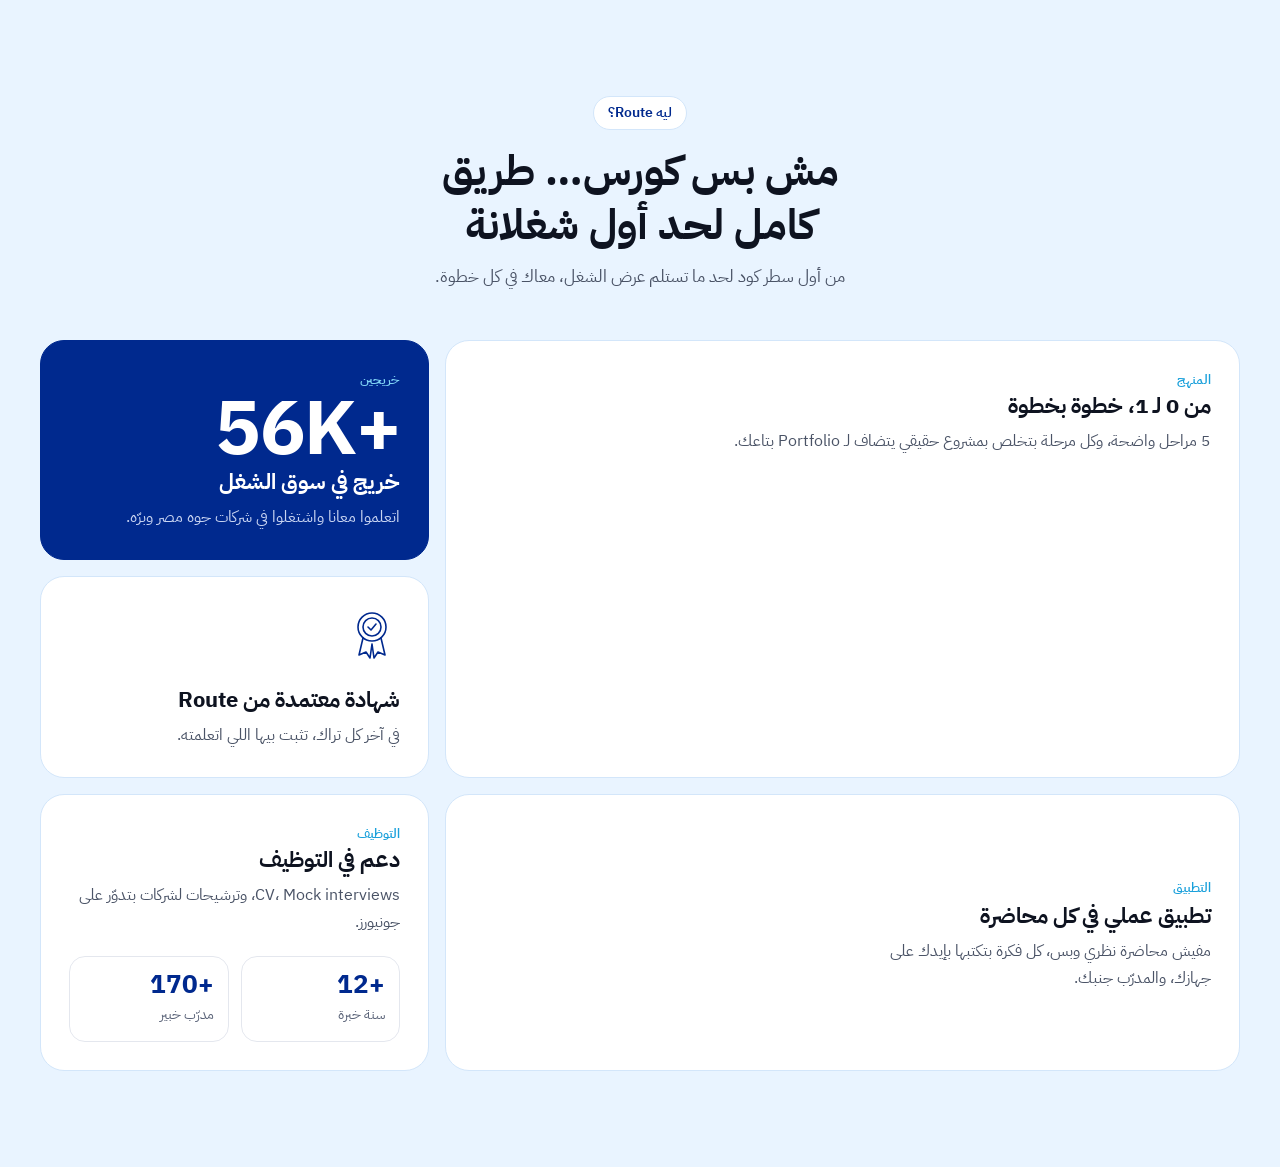
<file: sections/why-route/template.html>
<!doctype html>
<html lang="ar" dir="rtl">
<head>
<meta charset="utf-8">
<meta name="viewport" content="width=device-width,initial-scale=1">
<title>ليه Route؟</title>
<link rel="preconnect" href="https://fonts.googleapis.com">
<link rel="preconnect" href="https://fonts.gstatic.com" crossorigin>
<link rel="stylesheet" href="https://fonts.googleapis.com/css2?family=IBM+Plex+Sans+Arabic:wght@400;500;600;700&display=swap">
<style>
:root{
  --primary:#00298E; --primary-deep:#001F6B;
  --cyan:#1AA0DB; --cyan-soft:#E6F4FB;
  --ink:#0E1320; --body:#4A5366; --muted:#5A6378;
  --line:#E4E7EE; --alt:#E9F4FF; --alt-line:#D3E6FA;
  --font:'IBM Plex Sans Arabic',Tahoma,'Segoe UI',sans-serif;
  /* the Hairline palette, in Route's blues */
  --hairline-plate:#FFFFFF; --hairline-hi:#00298E; --hairline-edge:#7F93BF;
  --hairline-mid:#B9C6E0; --hairline-lo:#DDE5F3; --hairline-stroke:1;
}
*,*::before,*::after{box-sizing:border-box}
body{margin:0;background:#fff;color:var(--ink);font-family:var(--font);font-size:17px;line-height:1.7;-webkit-font-smoothing:antialiased}

/* ── ليه Route؟ ── */
.why{padding:96px 16px;background:var(--alt)}
.why .wrap{max-width:1200px;margin:0 auto}
.why-head{text-align:center;max-width:640px;margin:0 auto 48px}
.why .eyebrow{display:inline-block;padding:4px 14px;border-radius:999px;background:#fff;border:1px solid var(--alt-line);color:var(--primary);font-size:14px;font-weight:600}
.why h2{margin:14px 0 10px;font-size:clamp(28px,4vw,42px);line-height:1.3;font-weight:700;text-wrap:balance}
.why-head p{margin:0;color:var(--body)}

.bento{display:grid;grid-template-columns:repeat(3,1fr);grid-auto-rows:minmax(200px,auto);gap:16px}
.tile{position:relative;display:flex;flex-direction:column;background:#fff;border:1px solid var(--alt-line);border-radius:24px;padding:28px;overflow:hidden}
.tile h3{margin:0 0 6px;font-size:22px;line-height:1.4;font-weight:700}
.tile p{margin:0;color:var(--body);font-size:16px}
.tile .tag{font-size:13px;font-weight:600;color:var(--cyan)}

.t-steps{grid-column:span 2;grid-row:span 2}
.t-keys{grid-column:span 2;display:grid;grid-template-columns:1fr 1.15fr;align-items:center;gap:8px}

/* the figure's plate and its read-out, as on the bench */
.fig{position:relative;flex:1;display:flex;align-items:center;justify-content:center;min-height:0}
.fig [data-hairline]{width:100%;max-width:560px;cursor:crosshair}
.t-keys .fig [data-hairline]{max-width:none}
.read{position:absolute;top:0;inset-inline-start:0;margin-top:8px;font:600 13px/1 var(--font);color:var(--hairline-edge);letter-spacing:.02em;transition:color .26s}
.fig:hover .read{color:var(--primary)}

.t-stat{justify-content:space-between;background:var(--primary);border-color:var(--primary);color:#fff}
.t-stat .big{direction:ltr;text-align:end;font-size:clamp(56px,6vw,76px);font-weight:700;line-height:1;letter-spacing:-.02em}
.t-stat p{color:#C9D5F2}
.t-stat .tag{color:var(--sky,#7FD3F5)}

.mini{display:grid;grid-template-columns:1fr 1fr;gap:12px;margin-top:auto;padding-top:20px}
.mini div{border:1px solid var(--line);border-radius:16px;padding:12px 14px}
.mini b{display:block;direction:ltr;text-align:end;font-size:26px;line-height:1.2;color:var(--primary)}
.mini span{font-size:14px;color:var(--muted)}

.t-cert .seal{width:56px;height:56px;margin-bottom:auto;color:var(--primary)}
.t-cert .seal + div{margin-top:24px}

@media (max-width:900px){
  .bento{grid-template-columns:1fr 1fr}
  .t-steps,.t-keys{grid-column:1 / -1}
}
@media (max-width:600px){
  .why{padding:64px 16px}
  .bento{grid-template-columns:1fr}
  .t-steps{grid-row:auto}
  .t-keys{grid-template-columns:1fr}
  .tile{padding:22px}
}
</style>
</head>
<body>

<section class="why" id="why" aria-labelledby="whyTitle">
  <div class="wrap">
    <div class="why-head">
      <span class="eyebrow">ليه Route؟</span>
      <h2 id="whyTitle">مش بس كورس… طريق كامل لحد أول شغلانة</h2>
      <p>من أول سطر كود لحد ما تستلم عرض الشغل، معاك في كل خطوة.</p>
    </div>

    <div class="bento">
      <article class="tile t-steps">
        <span class="tag">المنهج</span>
        <h3>من 0 لـ 1، خطوة بخطوة</h3>
        <p>5 مراحل واضحة، وكل مرحلة بتخلص بمشروع حقيقي يتضاف لـ Portfolio بتاعك.</p>
        <div class="fig"><span class="read" data-read="steps"></span><div data-fig="steps"></div></div>
      </article>

      <article class="tile t-stat">
        <span class="tag">خريجين</span>
        <div class="big">56K+</div>
        <div>
          <h3>خريج في سوق الشغل</h3>
          <p>اتعلموا معانا واشتغلوا في شركات جوه مصر وبرّه.</p>
        </div>
      </article>

      <article class="tile t-cert">
        <svg class="seal" viewBox="0 0 56 56" fill="none" stroke="currentColor" stroke-width="1.6" stroke-linejoin="round" stroke-linecap="round" aria-hidden="true">
          <circle cx="28" cy="22" r="14"/><circle cx="28" cy="22" r="9"/><path d="m24 22 3 3 5-6"/><path d="M19 33 15 50l7-3 4 6 2-14M37 33l4 17-7-3-4 6-2-14"/>
        </svg>
        <div>
          <h3>شهادة معتمدة من Route</h3>
          <p>في آخر كل تراك، تثبت بيها اللي اتعلمته.</p>
        </div>
      </article>

      <article class="tile t-keys">
        <div>
          <span class="tag">التطبيق</span>
          <h3>تطبيق عملي في كل محاضرة</h3>
          <p>مفيش محاضرة نظري وبس، كل فكرة بتكتبها بإيدك على جهازك، والمدرّب جنبك.</p>
        </div>
        <div class="fig"><span class="read" data-read="keys"></span><div data-fig="keys"></div></div>
      </article>

      <article class="tile t-career">
        <span class="tag">التوظيف</span>
        <h3>دعم في التوظيف</h3>
        <p>CV، Mock interviews، وترشيحات لشركات بتدوّر على جونيورز.</p>
        <div class="mini">
          <div><b>12+</b><span>سنة خبرة</span></div>
          <div><b>170+</b><span>مدرّب خبير</span></div>
        </div>
      </article>
    </div>
  </div>
</section>

<script>
/*KERNEL*/
</script>
<script>
/*
 * The host: the bench's mount, once per tile. Each figure takes the stage in
 * its tile and writes its read-out to the tile's corner; it is set at the
 * middle of its range, the value the bench starts at.
 */
/* the read-out, said in Arabic; at rest the tile stays quiet */
const say = (t) => {
  if (t === "rest" || t === "deck") return "";
  const m = t.match(/^stage (\d)$/);
  if (m) return `المرحلة ${m[1]} من 5`;
  return { enter: "Enter", space: "Space" }[t] || "";
};
window.hairline = (figure) => {
  const stage = document.querySelector(`[data-fig="${figure.name}"]`);
  const out = document.querySelector(`[data-read="${figure.name}"]`);
  if (!stage) return;
  HL.inject(document);
  stage.setAttribute("data-hairline", figure.name);
  stage.setAttribute("data-hairline-theme", "light");
  stage.setAttribute("role", "img");
  stage.setAttribute("aria-label", figure.means);
  const svg = HL.mk("svg", { viewBox: "0 0 400 320", "aria-hidden": "true" }, stage);
  let text = null;
  const read = {
    get textContent() { return text; },
    set textContent(v) { text = v == null ? "" : String(v); out.textContent = say(text); },
  };
  figure.mount({ stage, svg, read }, figure.range[1]);
  if (text === null) read.textContent = "rest";
};
</script>
<script type="module">
/*STEPS*/
</script>
<script type="module">
/*KEYS*/
</script>
</body>
</html>
</file>
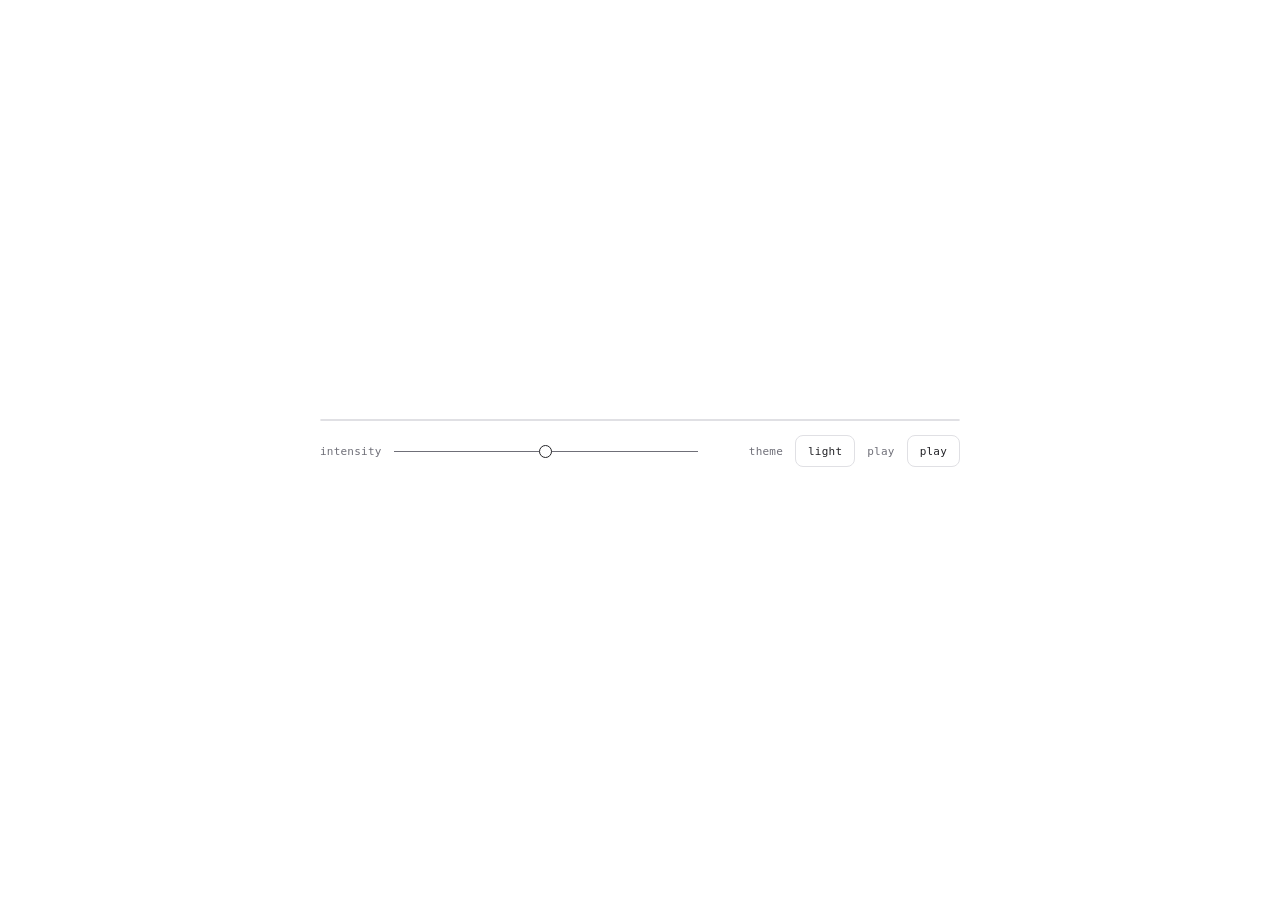
<file: .agents/skills/hairline-create/bench.html>
<!doctype html>
<html lang="en">
<head>
<meta charset="utf-8">
<meta name="viewport" content="width=device-width, initial-scale=1">
<title>Hairline figure</title>
<link rel="icon" href="data:,">
<style>
  :root { color-scheme: light; --ground: #ffffff; --ink: #232327; --muted: #6f6f78; --line: #e0e0e4; }
  @media (prefers-color-scheme: dark) {
    :root:not([data-theme="light"]) { color-scheme: dark; --ground: #08090a; --ink: #d0d6e0; --muted: #8a8c95; --line: #29292d; }
  }
  :root[data-theme="dark"] { color-scheme: dark; --ground: #08090a; --ink: #d0d6e0; --muted: #8a8c95; --line: #29292d; }
  :root[data-theme="light"] { color-scheme: light; }
  * { box-sizing: border-box; }
  body {
    margin: 0; min-height: 100vh; display: grid; place-items: center; padding: 24px 16px;
    background: var(--ground); color: var(--ink);
    font: 13px/1.5 ui-sans-serif, system-ui, -apple-system, "Segoe UI", sans-serif; -webkit-font-smoothing: antialiased;
  }
  main { width: 100%; max-width: 640px; }
  .plate { position: relative; border: 1px solid var(--line); border-radius: 14px; overflow: hidden; }
  .tag, .label, output, button { font: 11px/1 ui-monospace, SFMono-Regular, Menlo, Consolas, monospace; letter-spacing: 0.02em; }
  .tag { position: absolute; top: 12px; z-index: 1; color: var(--muted); pointer-events: none; }
  #name { left: 14px; }
  #read { right: 14px; color: var(--ink); font-variant-numeric: tabular-nums; }
  .controls { display: flex; flex-wrap: wrap; align-items: center; gap: 4px 12px; margin-top: 14px; }
  .label { color: var(--muted); }
  input[type="range"] {
    flex: 1 1 96px; min-width: 0; height: 32px; margin: 0; background: transparent; cursor: pointer;
    -webkit-appearance: none; appearance: none;
  }
  input[type="range"]::-webkit-slider-runnable-track { height: 1px; background: var(--muted); }
  input[type="range"]::-webkit-slider-thumb {
    -webkit-appearance: none; width: 13px; height: 13px; margin-top: -6px; border-radius: 50%;
    border: 1px solid var(--ink); background: var(--ground);
  }
  input[type="range"]::-moz-range-track { height: 1px; background: var(--muted); }
  input[type="range"]::-moz-range-thumb { width: 11px; height: 11px; border-radius: 50%; border: 1px solid var(--ink); background: var(--ground); }
  input[type="range"]:focus-visible, button:focus-visible { outline: 1.5px solid var(--ink); outline-offset: 2px; }
  output { min-width: 4ch; text-align: right; font-variant-numeric: tabular-nums; }
  button {
    height: 32px; padding: 0 12px; border: 1px solid var(--line); border-radius: 8px;
    background: transparent; color: var(--ink); cursor: pointer;
  }
  #play[aria-pressed="true"] { background: var(--ink); color: var(--ground); border-color: var(--ink); }
  #means { margin: 14px 0 0; text-wrap: pretty; }
  #rules { margin: 6px 0 0; line-height: 1.6; }
  #error { margin: 12px 0 0; padding-left: 10px; border-left: 1px solid var(--ink); }
</style>
</head>
<body>
<main>
  <div class="plate">
    <span class="tag" id="name"></span>
    <span class="tag" id="read"></span>
    <div id="stage"></div>
  </div>
  <div class="controls">
    <label class="label" for="intensity">intensity</label>
    <input id="intensity" type="range" min="0" max="1" step="0.01" value="0.5">
    <output id="value" for="intensity"></output>
    <span class="label">theme</span>
    <button id="theme" type="button" aria-label="Switch between the light and the dark theme"></button>
    <span class="label">play</span>
    <button id="play" type="button" aria-pressed="false">play</button>
  </div>
  <p id="means"></p>
  <p id="rules" class="label"></p>
  <p id="error" role="alert" hidden></p>
</main>
<script id="hl-kernel">/*KERNEL*/</script>
<script id="hl-bench">
/*
 * The bench: the page a figure is shown on. It makes the host and the svg the
 * way the package's mount does, hands them to the figure, and owns everything
 * around it: the read-out, the slider, the theme, the line under the stage.
 */
(() => {
  const RULES = ["hit", "order", "reach", "accent", "rest", "honesty", "cost", "clock", "radius", "quiet"];
  const $ = (id) => document.getElementById(id);
  const root = document.documentElement, params = new URLSearchParams(location.search);

  /* the theme: the system's until the switch is pressed, then the switch's */
  const dark = () => (root.dataset.theme ? root.dataset.theme === "dark" : matchMedia("(prefers-color-scheme: dark)").matches);
  const label = () => { $("theme").textContent = dark() ? "dark" : "light"; };
  $("theme").addEventListener("click", () => { root.dataset.theme = dark() ? "light" : "dark"; label(); });
  /* ?theme=light or ?theme=dark wins over the system's, as pressing the switch does */
  if (["light", "dark"].includes(params.get("theme"))) root.dataset.theme = params.get("theme");
  label();

  /* ?intensity=0 sets the slider before the figure mounts, for a look at either end */
  const i = (params.get("intensity") || "").trim();
  if (i && Number.isFinite(Number(i))) $("intensity").value = String(Math.min(1, Math.max(0, Number(i))));

  /* ?w=240 narrows the page, for a look at the size of a thumbnail */
  const w = Number(params.get("w"));
  if (w > 0) document.querySelector("main").style.maxWidth = w + "px";

  /* a figure that fails says so under the stage, instead of leaving an empty plate */
  addEventListener("error", (e) => {
    $("error").hidden = false;
    $("error").textContent = String((e.error && e.error.message) || e.message);
  });

  let mounted = false;
  window.hairline = (figure) => {
    if (mounted) throw new Error("hairline: one figure per page.");
    mounted = true;
    const stage = $("stage"), slider = $("intensity");

    /* intensity to the figure's own number: two straight lines that meet at 0.5, as in the package */
    const [lo, mid, hi] = figure.range;
    const at = (i) => Math.round((i <= 0.5 ? lo + (i / 0.5) * (mid - lo) : mid + ((i - 0.5) / 0.5) * (hi - mid)) * 1000) / 1000;

    HL.inject(document);
    stage.setAttribute("data-hairline", figure.name);
    stage.setAttribute("role", "img");
    stage.setAttribute("aria-label", figure.means);
    const svg = HL.mk("svg", { viewBox: "0 0 400 320", "aria-hidden": "true" }, stage);

    let text = null;
    const read = {
      get textContent() { return text; },
      set textContent(value) { text = value == null ? "" : String(value); $("read").textContent = text; },
    };

    document.title = "Hairline · " + figure.name;
    $("name").textContent = figure.name;
    $("means").textContent = figure.means;
    $("rules").textContent = figure.rules.map((n) => String(n).padStart(2, "0") + " " + RULES[n - 1]).join(" · ");
    const show = () => { $("value").textContent = String(at(Number(slider.value))); };
    show();

    const handle = figure.mount({ stage, svg, read }, at(Number(slider.value)));
    if (text === null) read.textContent = "rest";
    slider.addEventListener("input", () => { show(); handle.set(at(Number(slider.value))); });
    window.hairline.figure = handle;

    /* play: an unseen pointer walks the figure's tour (or HL.LAP) until a hand arrives; ?play=1 starts it on load */
    const play = $("play");
    window.hairline.playing = null;
    play.addEventListener("click", () => {
      const was = play.getAttribute("aria-pressed") === "true";
      if (was) { window.hairline.playing.stop(); window.hairline.playing = null; }
      else window.hairline.playing = HL.tour(stage, figure.tour || HL.LAP, (i) => { if (window.hairline.onStop) window.hairline.onStop(i); });
      play.setAttribute("aria-pressed", String(!was));
    });
    if (params.get("play") === "1") play.click();

    /* ?at=200,160 holds the pointer at a viewBox point, for a picture of the answer without a mouse */
    const p = (params.get("at") || "").split(",").map(Number);
    if (p.length === 2 && p.every(Number.isFinite)) {
      const r = stage.getBoundingClientRect();
      stage.dispatchEvent(new PointerEvent("pointermove", {
        pointerType: "mouse", pointerId: 1, bubbles: true,
        clientX: r.left + (p[0] / 400) * r.width, clientY: r.top + (p[1] / 320) * r.height,
      }));
    }
  };
})();
</script>
<script type="module" id="hl-figure">/*FIGURE*/</script>
</body>
</html>
</file>
